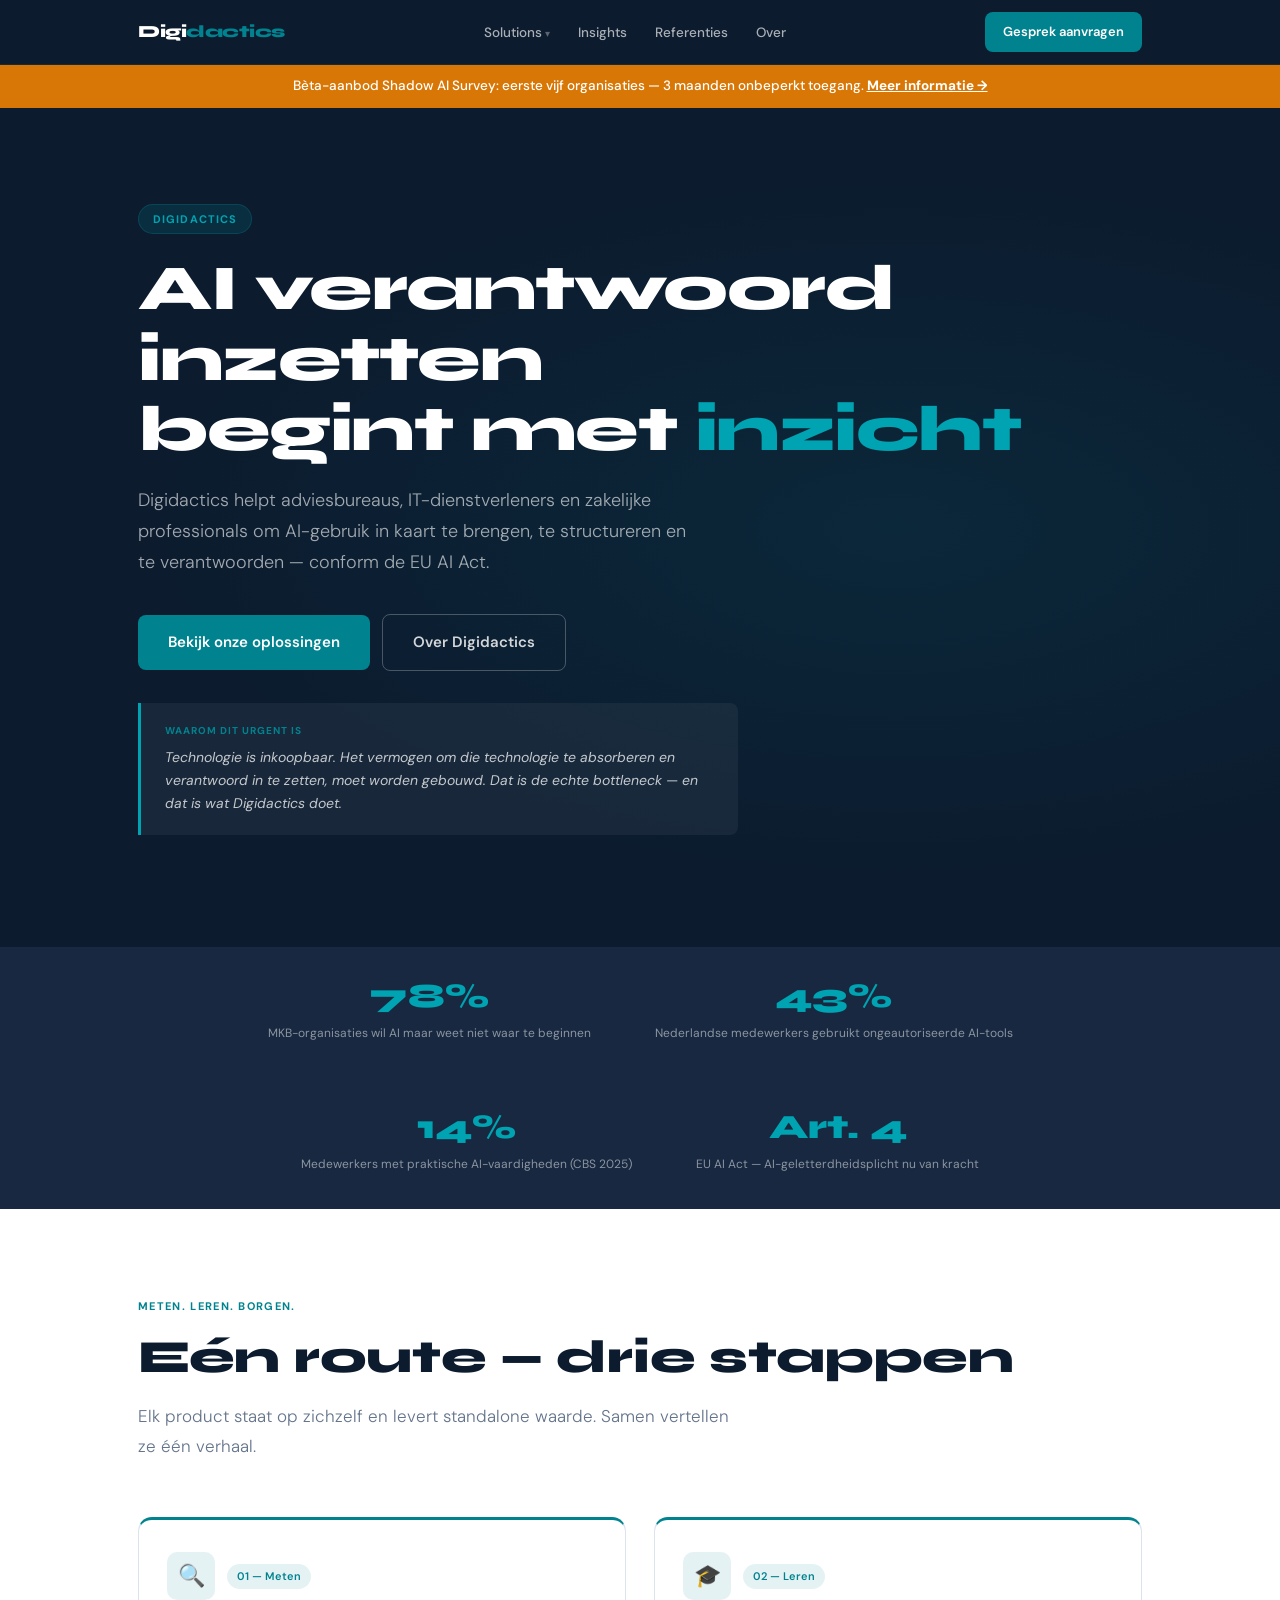
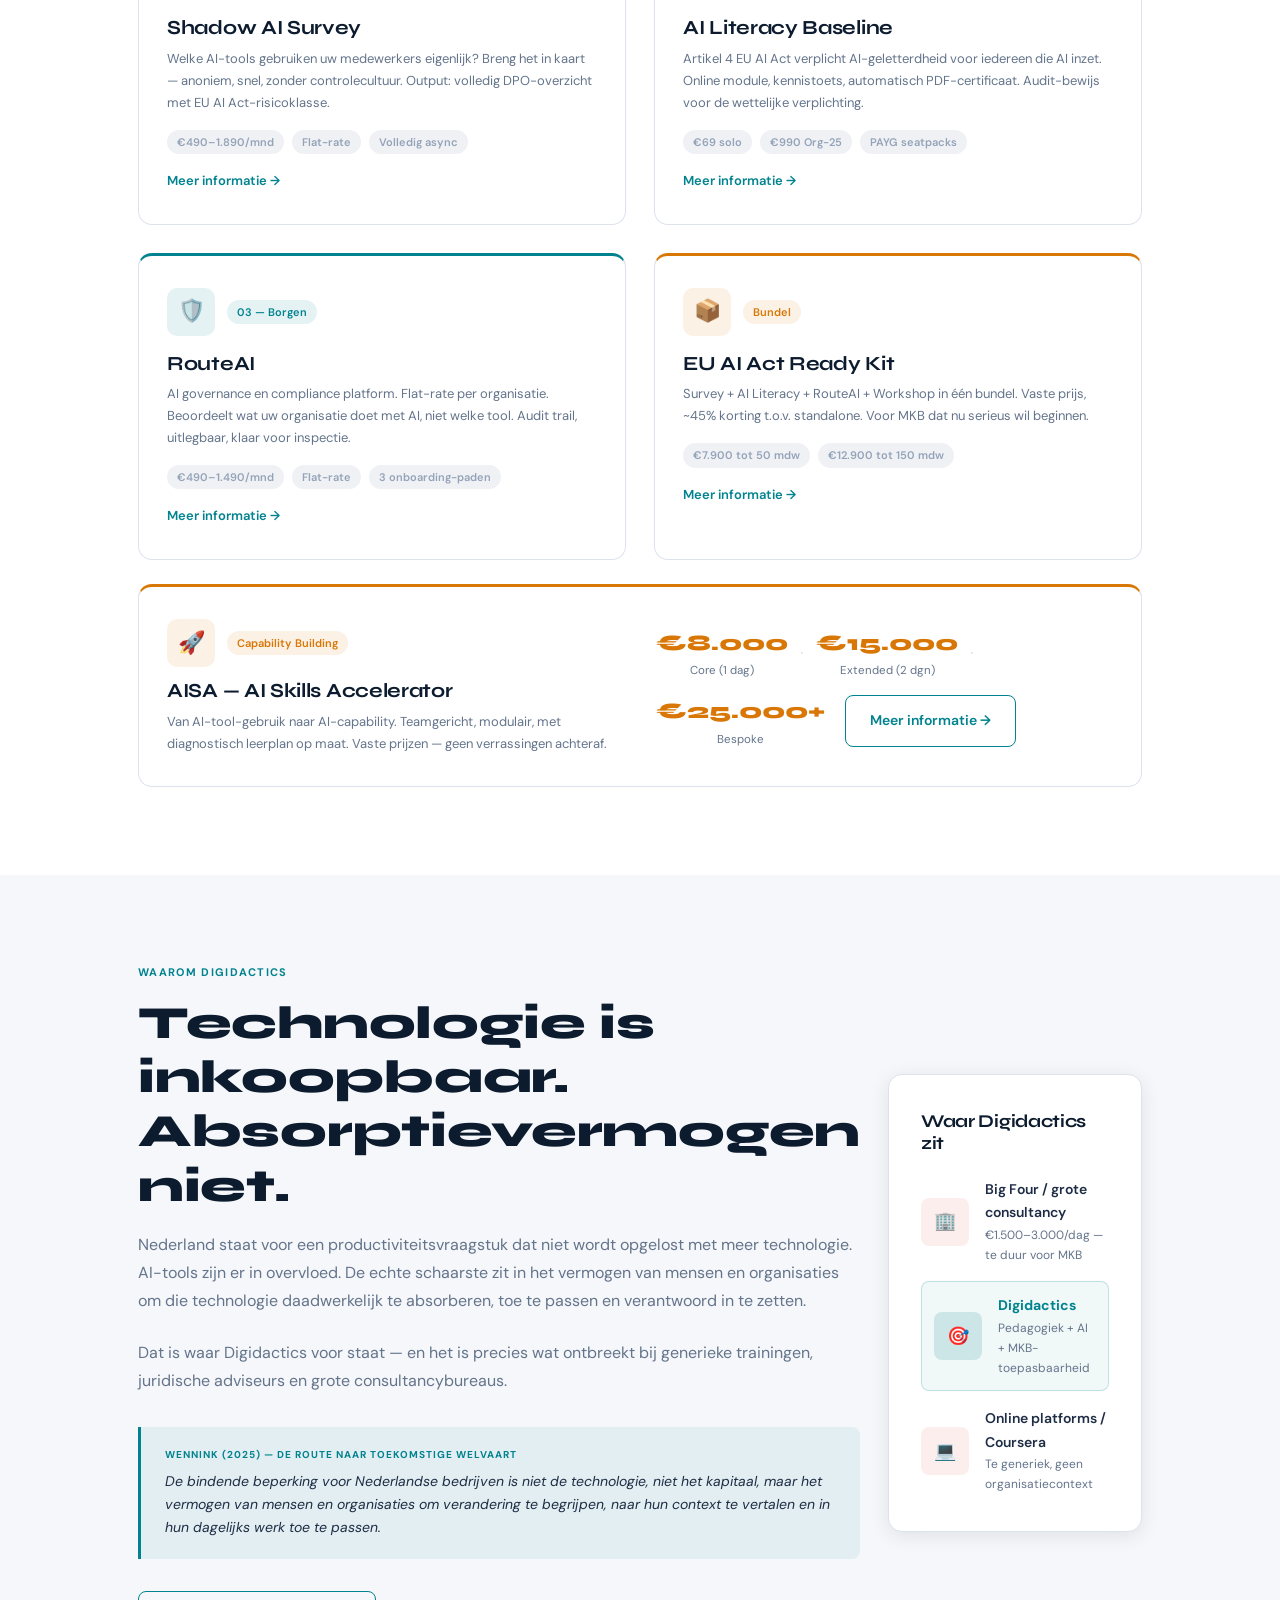
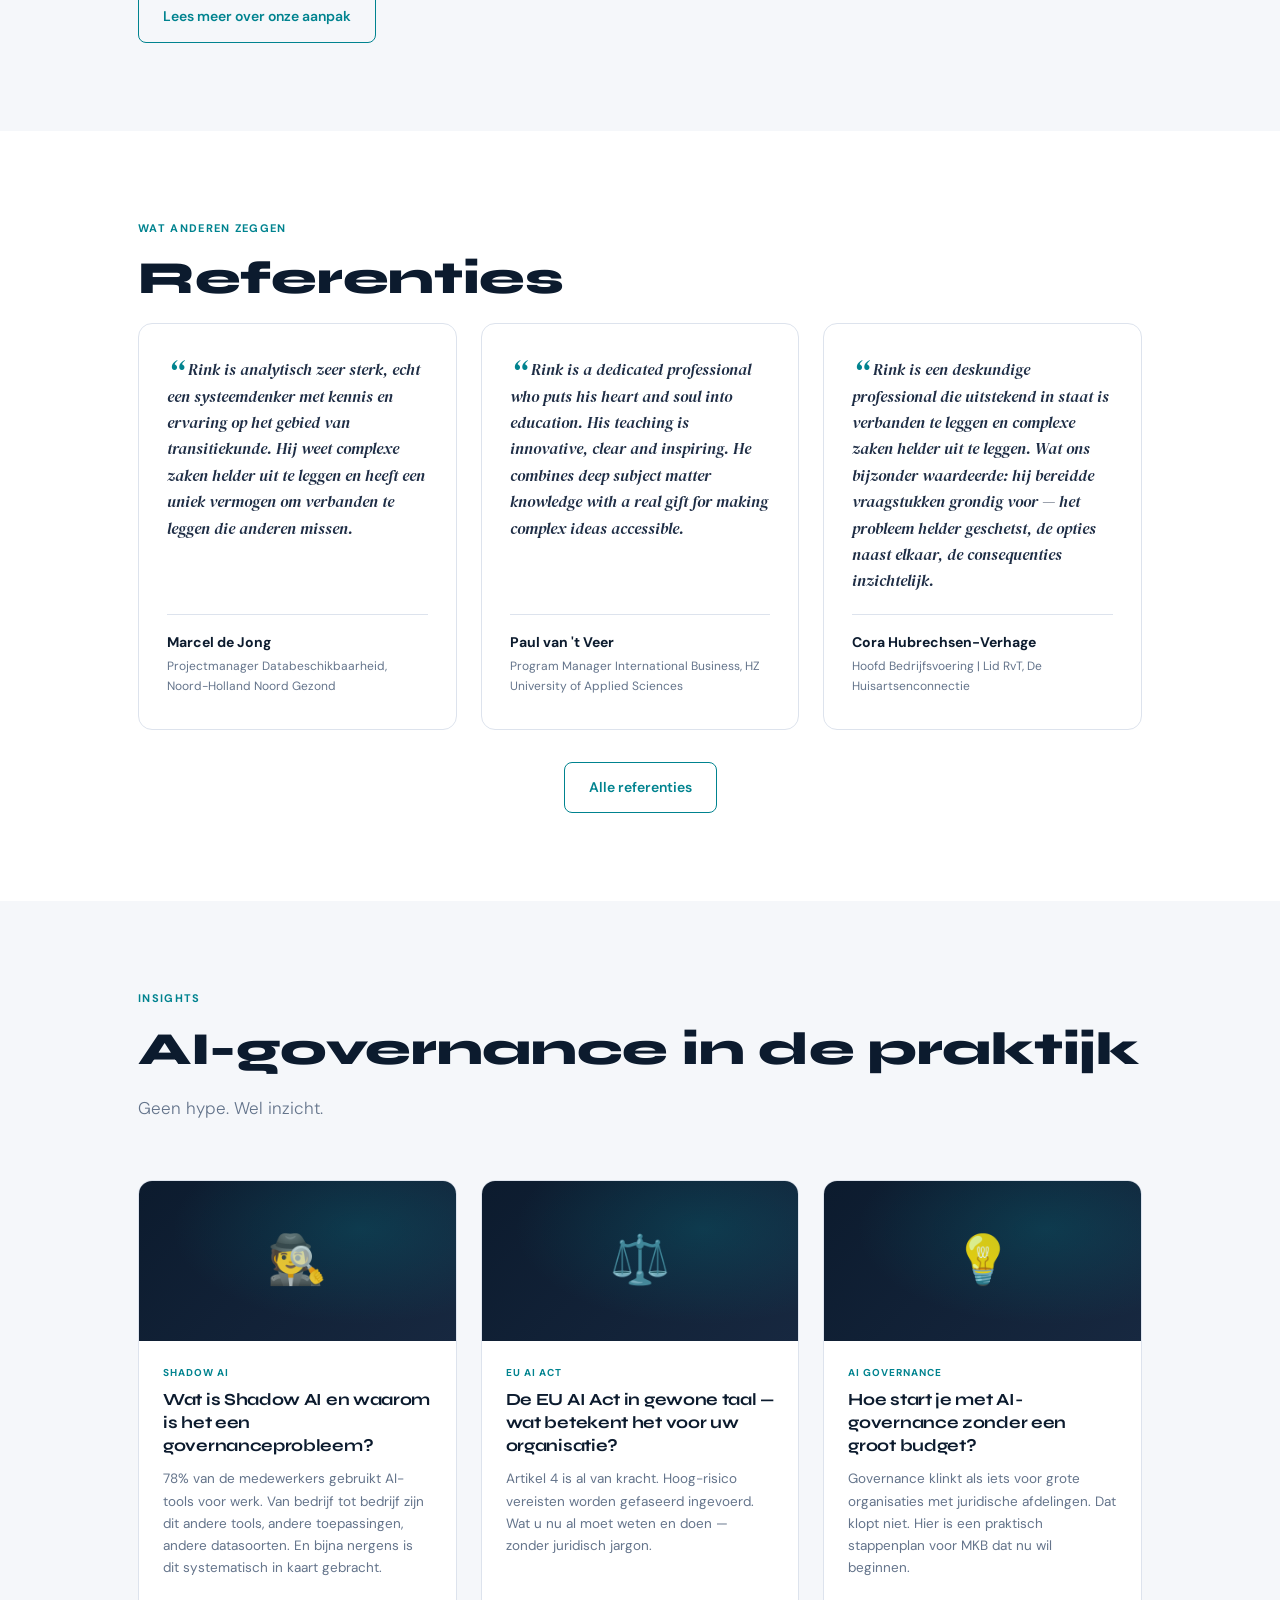
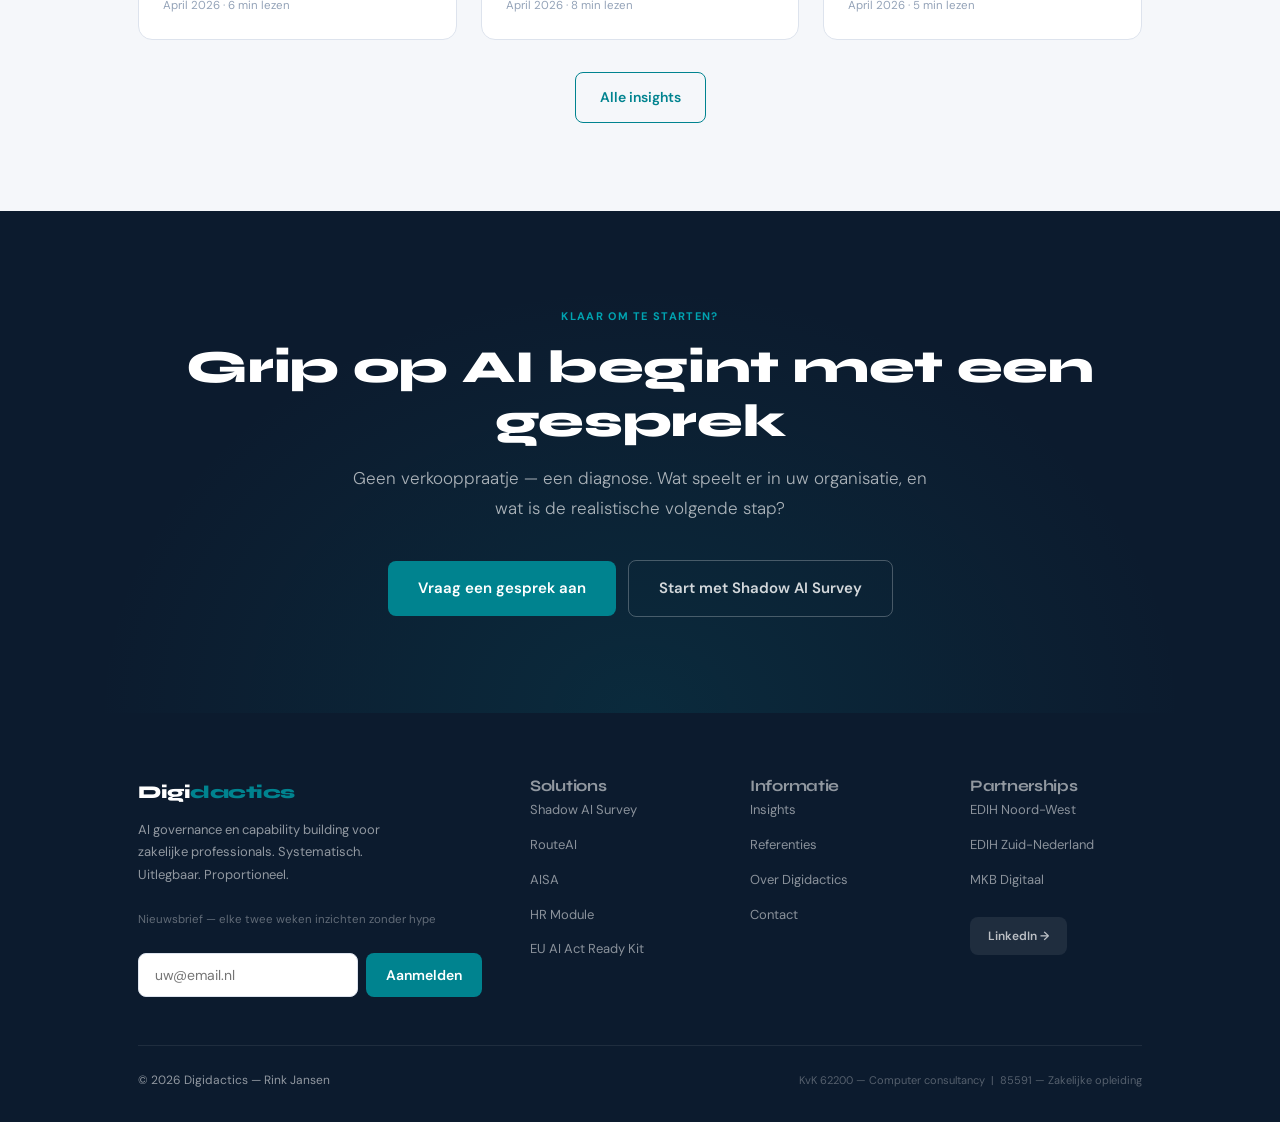
<file: index.html>
<!DOCTYPE html>
<html lang="nl">
<head>
<meta charset="UTF-8">
<meta name="viewport" content="width=device-width, initial-scale=1.0">
<title>Digidactics — AI governance en capability building voor het MKB</title>
<link rel="stylesheet" href="css/style.css">
</head>
<body>

<div id="nav-placeholder"></div>

<!-- NOTICE -->
<div class="notice-bar">
  Bèta-aanbod Shadow AI Survey: eerste vijf organisaties — 3 maanden onbeperkt toegang. <a href="shadow-ai-survey/index.html">Meer informatie →</a>
</div>

<!-- HERO -->
<div class="hero">
  <div class="container hero-content">
    <div class="hero-badge">Digidactics</div>
    <h1>AI verantwoord inzetten<br>begint met <em>inzicht</em></h1>
    <p class="hero-lead">Digidactics helpt adviesbureaus, IT-dienstverleners en zakelijke professionals om AI-gebruik in kaart te brengen, te structureren en te verantwoorden — conform de EU AI Act.</p>
    <div class="btn-cta-row">
      <a href="shadow-ai-survey/index.html" class="btn btn-primary btn-lg">Bekijk onze oplossingen</a>
      <a href="over/index.html" class="btn btn-ghost btn-lg">Over Digidactics</a>
    </div>

    <div class="why-callout why-callout-dark mt-32" style="max-width:600px;">
      <div class="why-callout-label">Waarom dit urgent is</div>
      <p>Technologie is inkoopbaar. Het vermogen om die technologie te absorberen en verantwoord in te zetten, moet worden gebouwd. Dat is de echte bottleneck — en dat is wat Digidactics doet.</p>
    </div>
  </div>
</div>

<!-- STAT BAR -->
<div class="stat-bar">
  <div class="container">
    <div class="stat-bar-inner">
      <div class="stat-item">
        <span class="stat-num">78%</span>
        <span class="stat-label">MKB-organisaties wil AI maar weet niet waar te beginnen</span>
      </div>
      <div class="stat-item">
        <span class="stat-num">43%</span>
        <span class="stat-label">Nederlandse medewerkers gebruikt ongeautoriseerde AI-tools</span>
      </div>
      <div class="stat-item">
        <span class="stat-num">14%</span>
        <span class="stat-label">Medewerkers met praktische AI-vaardigheden (CBS 2025)</span>
      </div>
      <div class="stat-item">
        <span class="stat-num">Art. 4</span>
        <span class="stat-label">EU AI Act — AI-geletterdheidsplicht nu van kracht</span>
      </div>
    </div>
  </div>
</div>

<!-- PRODUCTEN -->
<section class="section">
  <div class="container">
    <span class="eyebrow">Meten. Leren. Borgen.</span>
    <h2 class="section-title">Eén route — drie stappen</h2>
    <p class="section-lead">Elk product staat op zichzelf en levert standalone waarde. Samen vertellen ze één verhaal.</p>

    <div class="grid-2 reveal">
      <!-- Shadow AI Survey -->
      <a href="shadow-ai-survey/index.html" style="text-decoration:none;">
        <div class="card card-teal-top" style="height:100%">
          <div style="display:flex; align-items:center; gap:12px; margin-bottom:16px;">
            <div class="feature-icon" style="margin-bottom:0;">🔍</div>
            <span class="badge badge-teal">01 — Meten</span>
          </div>
          <h3 class="mb-8" style="font-size:20px; color:var(--navy)">Shadow AI Survey</h3>
          <p class="text-muted text-sm mb-16">Welke AI-tools gebruiken uw medewerkers eigenlijk? Breng het in kaart — anoniem, snel, zonder controlecultuur. Output: volledig DPO-overzicht met EU AI Act-risicoklasse.</p>
          <div style="display:flex; gap:8px; flex-wrap:wrap; margin-bottom:16px;">
            <span class="badge badge-grey">€490–1.890/mnd</span>
            <span class="badge badge-grey">Flat-rate</span>
            <span class="badge badge-grey">Volledig async</span>
          </div>
          <div class="text-teal fw-600 text-sm">Meer informatie →</div>
        </div>
      </a>

      <!-- AI Literacy -->
      <a href="routeai/index.html" style="text-decoration:none;">
        <div class="card card-teal-top" style="height:100%">
          <div style="display:flex; align-items:center; gap:12px; margin-bottom:16px;">
            <div class="feature-icon" style="margin-bottom:0;">🎓</div>
            <span class="badge badge-teal">02 — Leren</span>
          </div>
          <h3 class="mb-8" style="font-size:20px; color:var(--navy)">AI Literacy Baseline</h3>
          <p class="text-muted text-sm mb-16">Artikel 4 EU AI Act verplicht AI-geletterdheid voor iedereen die AI inzet. Online module, kennistoets, automatisch PDF-certificaat. Audit-bewijs voor de wettelijke verplichting.</p>
          <div style="display:flex; gap:8px; flex-wrap:wrap; margin-bottom:16px;">
            <span class="badge badge-grey">€69 solo</span>
            <span class="badge badge-grey">€990 Org-25</span>
            <span class="badge badge-grey">PAYG seatpacks</span>
          </div>
          <div class="text-teal fw-600 text-sm">Meer informatie →</div>
        </div>
      </a>

      <!-- RouteAI -->
      <a href="routeai/index.html" style="text-decoration:none;">
        <div class="card card-teal-top" style="height:100%">
          <div style="display:flex; align-items:center; gap:12px; margin-bottom:16px;">
            <div class="feature-icon" style="margin-bottom:0;">🛡️</div>
            <span class="badge badge-teal">03 — Borgen</span>
          </div>
          <h3 class="mb-8" style="font-size:20px; color:var(--navy)">RouteAI</h3>
          <p class="text-muted text-sm mb-16">AI governance en compliance platform. Flat-rate per organisatie. Beoordeelt wat uw organisatie doet met AI, niet welke tool. Audit trail, uitlegbaar, klaar voor inspectie.</p>
          <div style="display:flex; gap:8px; flex-wrap:wrap; margin-bottom:16px;">
            <span class="badge badge-grey">€490–1.490/mnd</span>
            <span class="badge badge-grey">Flat-rate</span>
            <span class="badge badge-grey">3 onboarding-paden</span>
          </div>
          <div class="text-teal fw-600 text-sm">Meer informatie →</div>
        </div>
      </a>

      <!-- Ready Kit -->
      <a href="ready-kit/index.html" style="text-decoration:none;">
        <div class="card card-amber-top" style="height:100%">
          <div style="display:flex; align-items:center; gap:12px; margin-bottom:16px;">
            <div class="feature-icon feature-icon-amber" style="margin-bottom:0;">📦</div>
            <span class="badge" style="background:rgba(217,119,6,0.1); color:var(--amber); display:inline-flex; padding:3px 10px; border-radius:100px; font-size:11px; font-weight:600;">Bundel</span>
          </div>
          <h3 class="mb-8" style="font-size:20px; color:var(--navy)">EU AI Act Ready Kit</h3>
          <p class="text-muted text-sm mb-16">Survey + AI Literacy + RouteAI + Workshop in één bundel. Vaste prijs, ~45% korting t.o.v. standalone. Voor MKB dat nu serieus wil beginnen.</p>
          <div style="display:flex; gap:8px; flex-wrap:wrap; margin-bottom:16px;">
            <span class="badge badge-grey">€7.900 tot 50 mdw</span>
            <span class="badge badge-grey">€12.900 tot 150 mdw</span>
          </div>
          <div class="text-teal fw-600 text-sm">Meer informatie →</div>
        </div>
      </a>
    </div>

    <!-- AISA apart -->
    <div class="card mt-24 reveal" style="border-top:3px solid var(--amber); padding:32px 28px;">
      <div class="grid-2 align-center" style="gap:32px;">
        <div>
          <div style="display:flex; align-items:center; gap:12px; margin-bottom:12px;">
            <div class="feature-icon feature-icon-amber" style="margin-bottom:0;">🚀</div>
            <span class="badge" style="background:rgba(217,119,6,0.1); color:var(--amber); display:inline-flex; padding:3px 10px; border-radius:100px; font-size:11px; font-weight:600;">Capability Building</span>
          </div>
          <h3 class="mb-8" style="font-size:20px; color:var(--navy)">AISA — AI Skills Accelerator</h3>
          <p class="text-muted text-sm">Van AI-tool-gebruik naar AI-capability. Teamgericht, modulair, met diagnostisch leerplan op maat. Vaste prijzen — geen verrassingen achteraf.</p>
        </div>
        <div style="display:flex; gap:12px; flex-wrap:wrap; align-items:center;">
          <div style="text-align:center;">
            <div style="font-family:'Syne',sans-serif; font-size:22px; font-weight:800; color:var(--amber);">€8.000</div>
            <div class="text-xs text-muted">Core (1 dag)</div>
          </div>
          <div style="font-size:18px; color:var(--border);">·</div>
          <div style="text-align:center;">
            <div style="font-family:'Syne',sans-serif; font-size:22px; font-weight:800; color:var(--amber);">€15.000</div>
            <div class="text-xs text-muted">Extended (2 dgn)</div>
          </div>
          <div style="font-size:18px; color:var(--border);">·</div>
          <div style="text-align:center;">
            <div style="font-family:'Syne',sans-serif; font-size:22px; font-weight:800; color:var(--amber);">€25.000+</div>
            <div class="text-xs text-muted">Bespoke</div>
          </div>
          <a href="aisa/index.html" class="btn btn-outline" style="margin-left:8px;">Meer informatie →</a>
        </div>
      </div>
    </div>
  </div>
</section>

<!-- WHY SECTIE -->
<section class="section bg-off">
  <div class="container">
    <div class="grid-2 align-center">
      <div class="reveal">
        <span class="eyebrow">Waarom Digidactics</span>
        <h2 class="section-title">Technologie is inkoopbaar.<br>Absorptievermogen niet.</h2>
        <p style="font-size:16px; color:var(--muted); line-height:1.75; margin-bottom:24px;">Nederland staat voor een productiviteitsvraagstuk dat niet wordt opgelost met meer technologie. AI-tools zijn er in overvloed. De echte schaarste zit in het vermogen van mensen en organisaties om die technologie daadwerkelijk te absorberen, toe te passen en verantwoord in te zetten.</p>
        <p style="font-size:16px; color:var(--muted); line-height:1.75; margin-bottom:32px;">Dat is waar Digidactics voor staat — en het is precies wat ontbreekt bij generieke trainingen, juridische adviseurs en grote consultancybureaus.</p>
        <div class="why-callout">
          <div class="why-callout-label">Wennink (2025) — De route naar toekomstige welvaart</div>
          <p>De bindende beperking voor Nederlandse bedrijven is niet de technologie, niet het kapitaal, maar het vermogen van mensen en organisaties om verandering te begrijpen, naar hun context te vertalen en in hun dagelijks werk toe te passen.</p>
        </div>
        <div class="mt-24">
          <a href="over/index.html" class="btn btn-outline">Lees meer over onze aanpak</a>
        </div>
      </div>
      <div class="reveal">
        <div style="background:var(--white); border:1px solid var(--border); border-radius:var(--radius-lg); padding:36px 32px; box-shadow: var(--shadow);">
          <h3 style="font-size:18px; font-weight:700; color:var(--navy); margin-bottom:24px;">Waar Digidactics zit</h3>
          <div style="display:flex; flex-direction:column; gap:16px;">
            <div style="display:flex; gap:16px; align-items:center;">
              <div style="width:48px; height:48px; background:rgba(220,38,38,0.08); border-radius:8px; display:flex; align-items:center; justify-content:center; flex-shrink:0; font-size:18px;">🏢</div>
              <div>
                <div style="font-weight:600; font-size:14px; color:var(--text);">Big Four / grote consultancy</div>
                <div style="font-size:12px; color:var(--muted);">€1.500–3.000/dag — te duur voor MKB</div>
              </div>
            </div>
            <div style="display:flex; gap:16px; align-items:center; background:rgba(0,131,143,0.06); padding:12px; border-radius:8px; border:1.5px solid rgba(0,131,143,0.2);">
              <div style="width:48px; height:48px; background:rgba(0,131,143,0.15); border-radius:8px; display:flex; align-items:center; justify-content:center; flex-shrink:0; font-size:18px;">🎯</div>
              <div>
                <div style="font-weight:700; font-size:14px; color:var(--teal);">Digidactics</div>
                <div style="font-size:12px; color:var(--muted);">Pedagogiek + AI + MKB-toepasbaarheid</div>
              </div>
            </div>
            <div style="display:flex; gap:16px; align-items:center;">
              <div style="width:48px; height:48px; background:rgba(220,38,38,0.08); border-radius:8px; display:flex; align-items:center; justify-content:center; flex-shrink:0; font-size:18px;">💻</div>
              <div>
                <div style="font-weight:600; font-size:14px; color:var(--text);">Online platforms / Coursera</div>
                <div style="font-size:12px; color:var(--muted);">Te generiek, geen organisatiecontext</div>
              </div>
            </div>
          </div>
        </div>
      </div>
    </div>
  </div>
</section>

<!-- TESTIMONIALS PREVIEW -->
<section class="section">
  <div class="container">
    <span class="eyebrow">Wat anderen zeggen</span>
    <h2 class="section-title">Referenties</h2>

    <div class="grid-3 reveal">
      <div class="testimonial">
        <p class="testimonial-quote">Rink is analytisch zeer sterk, echt een systeemdenker met kennis en ervaring op het gebied van transitiekunde. Hij weet complexe zaken helder uit te leggen en heeft een uniek vermogen om verbanden te leggen die anderen missen.</p>
        <div class="testimonial-meta">
          <div class="testimonial-name">Marcel de Jong</div>
          <div class="testimonial-role">Projectmanager Databeschikbaarheid, Noord-Holland Noord Gezond</div>
        </div>
      </div>
      <div class="testimonial">
        <p class="testimonial-quote">Rink is a dedicated professional who puts his heart and soul into education. His teaching is innovative, clear and inspiring. He combines deep subject matter knowledge with a real gift for making complex ideas accessible.</p>
        <div class="testimonial-meta">
          <div class="testimonial-name">Paul van 't Veer</div>
          <div class="testimonial-role">Program Manager International Business, HZ University of Applied Sciences</div>
        </div>
      </div>
      <div class="testimonial">
        <p class="testimonial-quote">Rink is een deskundige professional die uitstekend in staat is verbanden te leggen en complexe zaken helder uit te leggen. Wat ons bijzonder waardeerde: hij bereidde vraagstukken grondig voor — het probleem helder geschetst, de opties naast elkaar, de consequenties inzichtelijk.</p>
        <div class="testimonial-meta">
          <div class="testimonial-name">Cora Hubrechsen-Verhage</div>
          <div class="testimonial-role">Hoofd Bedrijfsvoering | Lid RvT, De Huisartsenconnectie</div>
        </div>
      </div>
    </div>

    <div class="text-center mt-32">
      <a href="testimonials/index.html" class="btn btn-outline">Alle referenties</a>
    </div>
  </div>
</section>

<!-- INSIGHTS PREVIEW -->
<section class="section bg-off">
  <div class="container">
    <span class="eyebrow">Insights</span>
    <h2 class="section-title">AI-governance in de praktijk</h2>
    <p class="section-lead">Geen hype. Wel inzicht.</p>

    <div class="grid-3 reveal">
      <div class="insight-card">
        <div class="insight-card-img">🕵️</div>
        <div class="insight-card-body">
          <div class="insight-cat">Shadow AI</div>
          <h3 class="insight-card-title">Wat is Shadow AI en waarom is het een governanceprobleem?</h3>
          <p class="insight-card-lead">78% van de medewerkers gebruikt AI-tools voor werk. Van bedrijf tot bedrijf zijn dit andere tools, andere toepassingen, andere datasoorten. En bijna nergens is dit systematisch in kaart gebracht.</p>
          <div class="insight-card-meta">April 2026 · 6 min lezen</div>
        </div>
      </div>
      <div class="insight-card">
        <div class="insight-card-img">⚖️</div>
        <div class="insight-card-body">
          <div class="insight-cat">EU AI Act</div>
          <h3 class="insight-card-title">De EU AI Act in gewone taal — wat betekent het voor uw organisatie?</h3>
          <p class="insight-card-lead">Artikel 4 is al van kracht. Hoog-risico vereisten worden gefaseerd ingevoerd. Wat u nu al moet weten en doen — zonder juridisch jargon.</p>
          <div class="insight-card-meta">April 2026 · 8 min lezen</div>
        </div>
      </div>
      <div class="insight-card">
        <div class="insight-card-img">💡</div>
        <div class="insight-card-body">
          <div class="insight-cat">AI Governance</div>
          <h3 class="insight-card-title">Hoe start je met AI-governance zonder een groot budget?</h3>
          <p class="insight-card-lead">Governance klinkt als iets voor grote organisaties met juridische afdelingen. Dat klopt niet. Hier is een praktisch stappenplan voor MKB dat nu wil beginnen.</p>
          <div class="insight-card-meta">April 2026 · 5 min lezen</div>
        </div>
      </div>
    </div>

    <div class="text-center mt-32">
      <a href="insights/index.html" class="btn btn-outline">Alle insights</a>
    </div>
  </div>
</section>

<!-- CTA -->
<section class="cta-section">
  <div class="container">
    <span class="eyebrow" style="color:var(--teal-lt)">Klaar om te starten?</span>
    <h2 class="section-title section-title-white mb-16">Grip op AI begint met een gesprek</h2>
    <p class="section-lead section-lead-white" style="margin:0 auto 36px; text-align:center;">Geen verkooppraatje — een diagnose. Wat speelt er in uw organisatie, en wat is de realistische volgende stap?</p>
    <div class="btn-cta-row" style="justify-content:center;">
      <a href="over/index.html#contact" class="btn btn-primary btn-lg">Vraag een gesprek aan</a>
      <a href="shadow-ai-survey/index.html" class="btn btn-ghost btn-lg">Start met Shadow AI Survey</a>
    </div>
  </div>
</section>

<div id="footer-placeholder"></div>
<script src="js/main.js"></script>
</body>
</html>
</file>
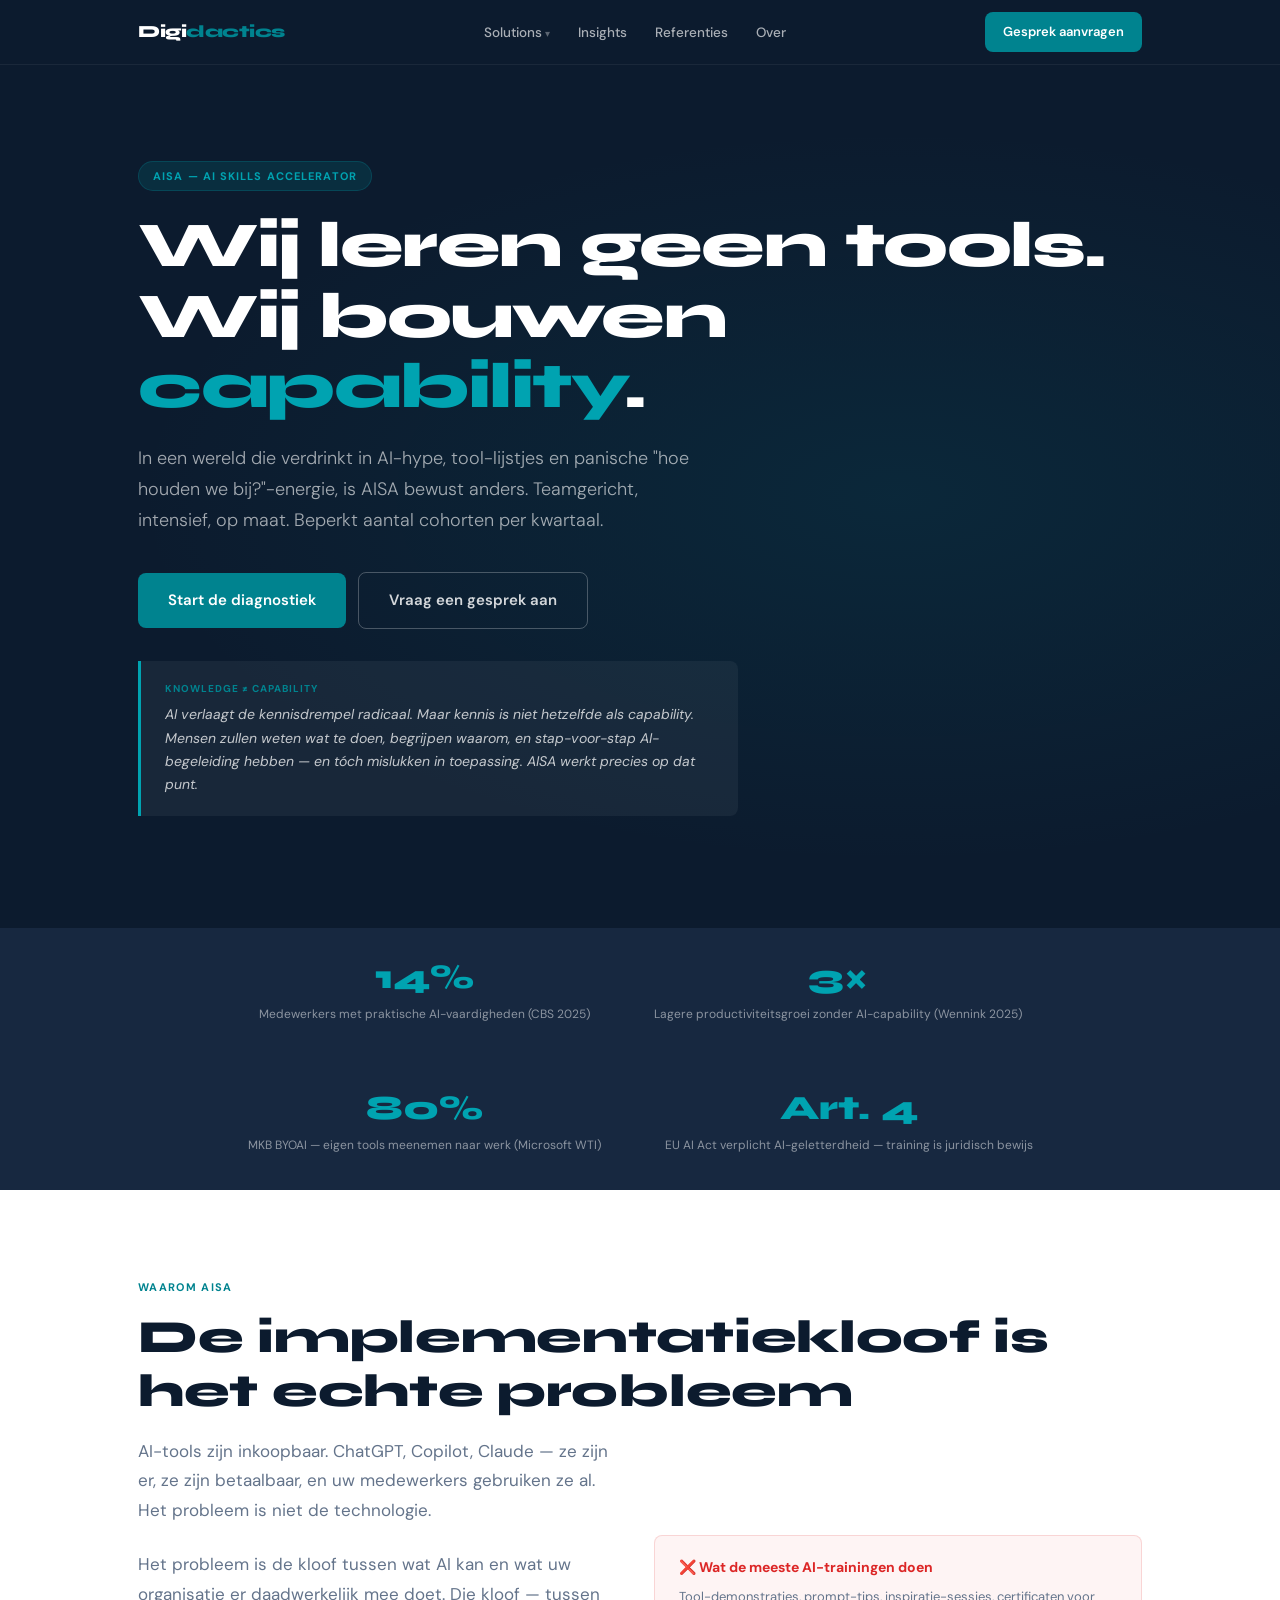
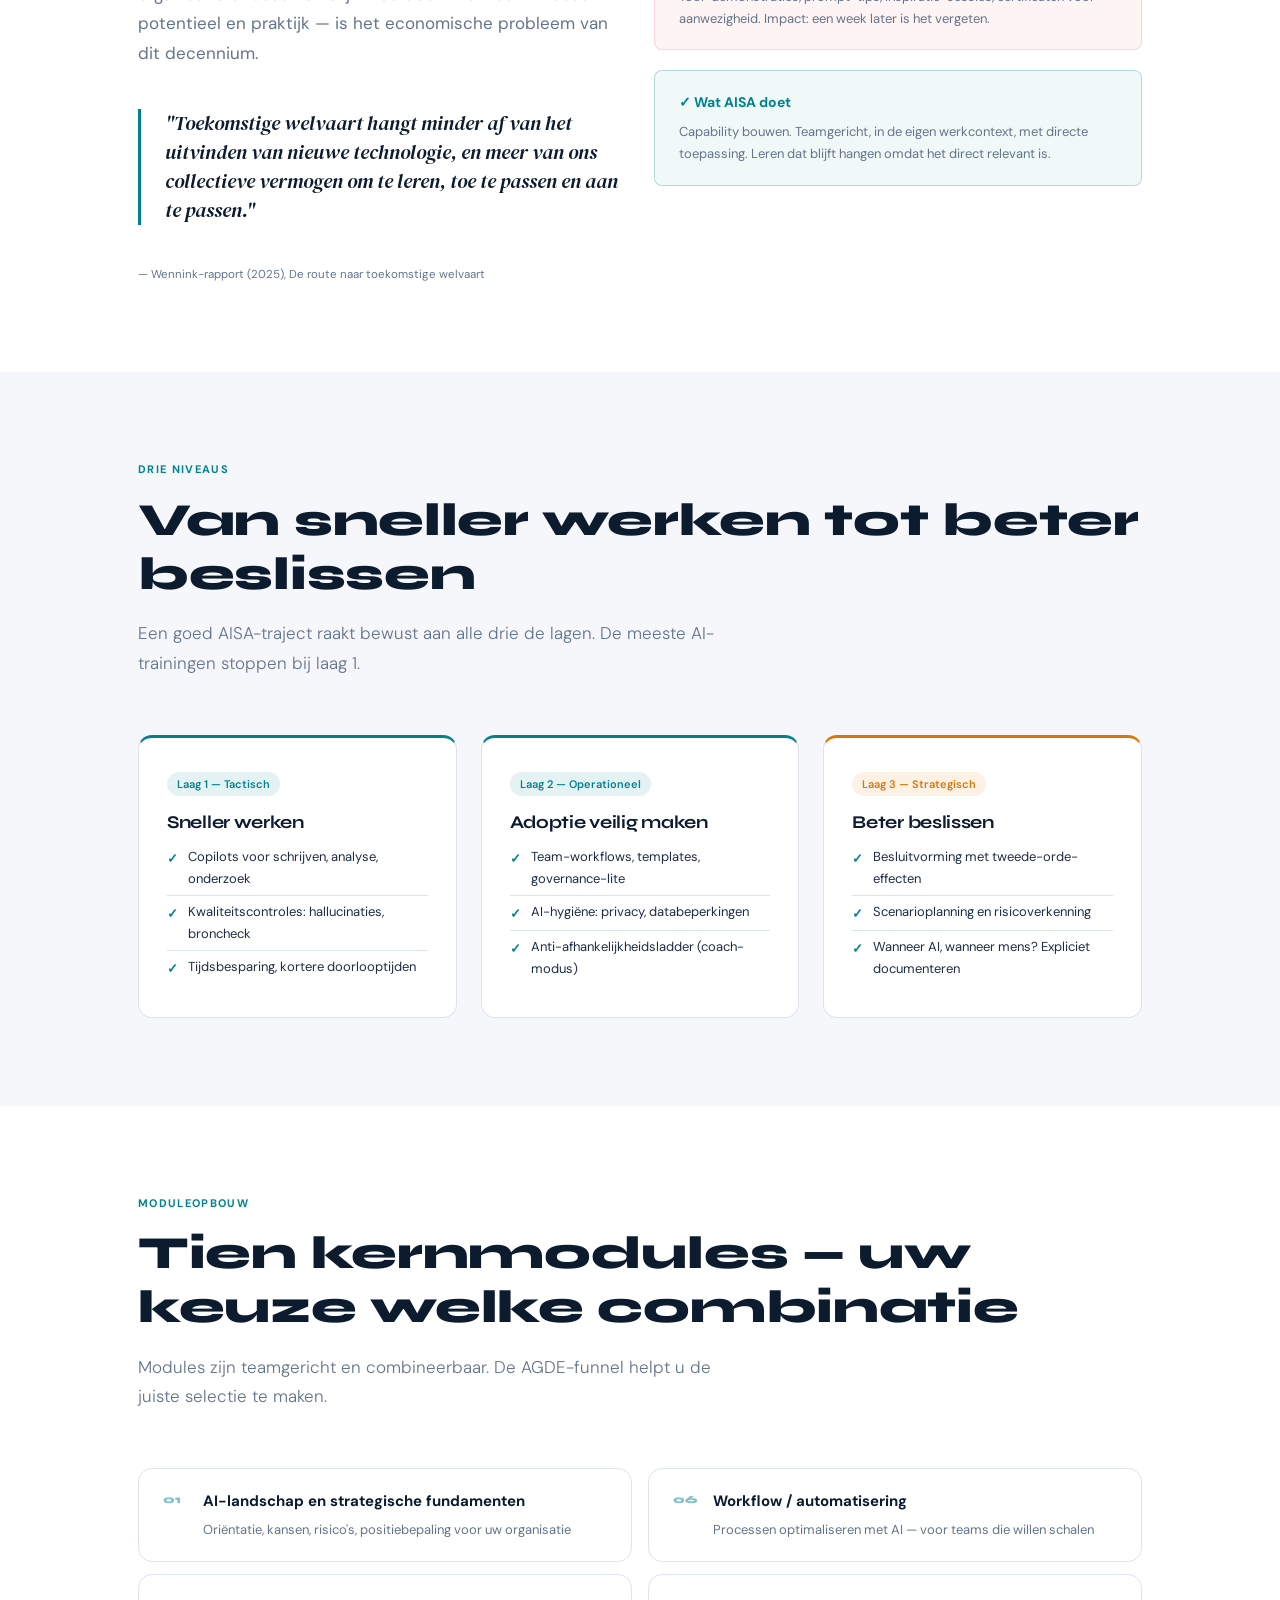
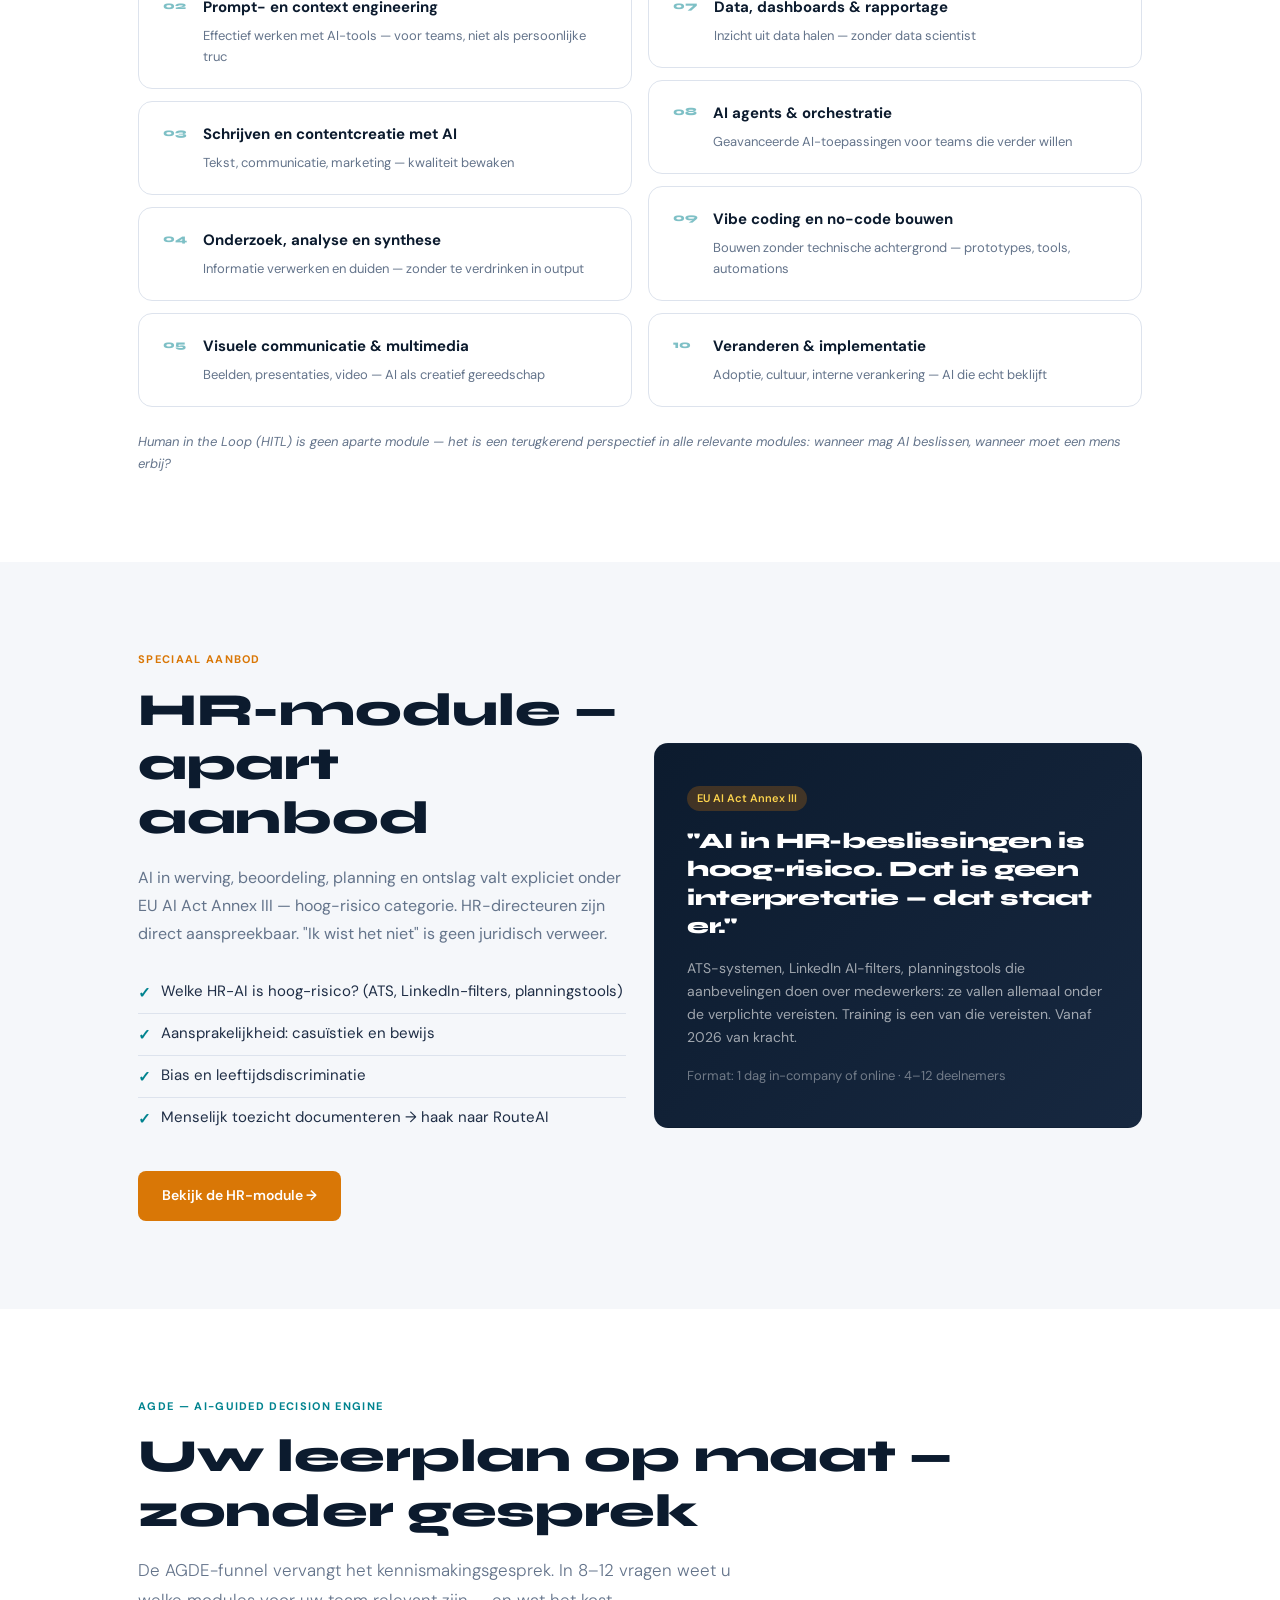
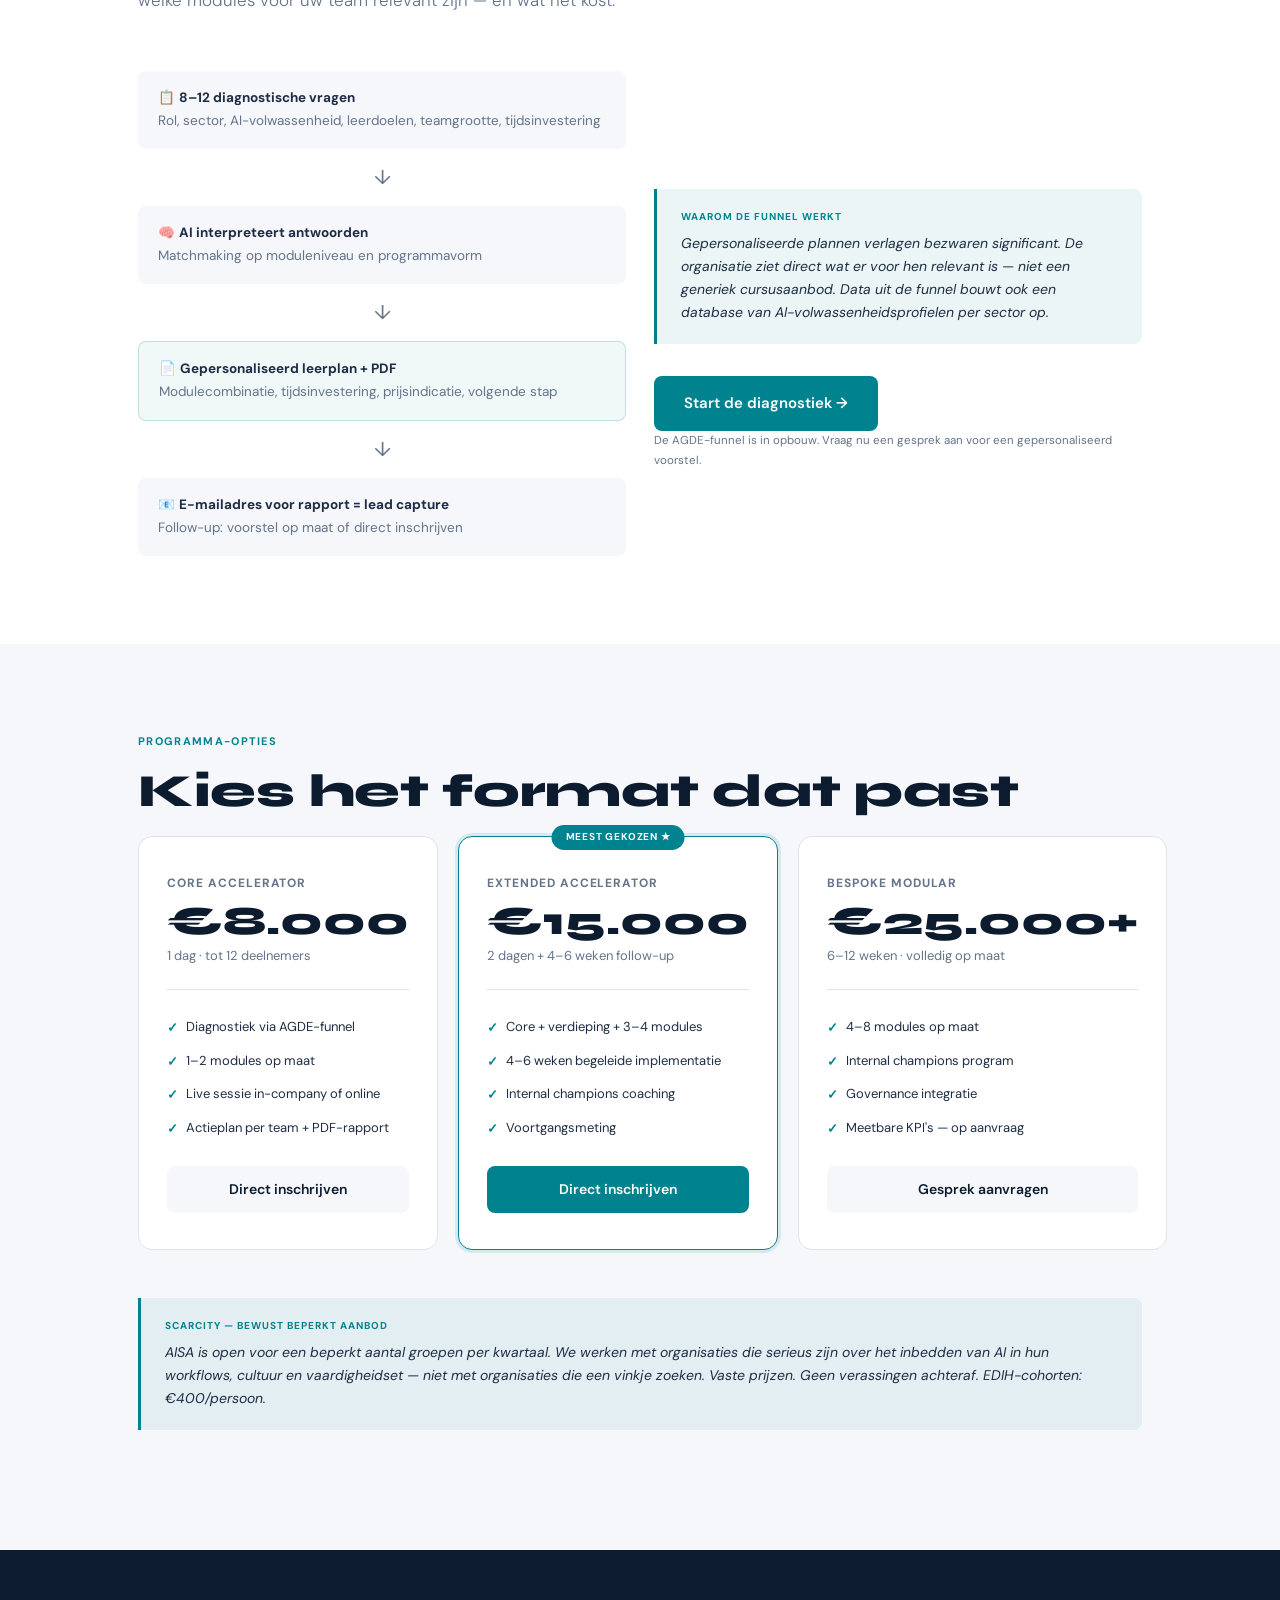
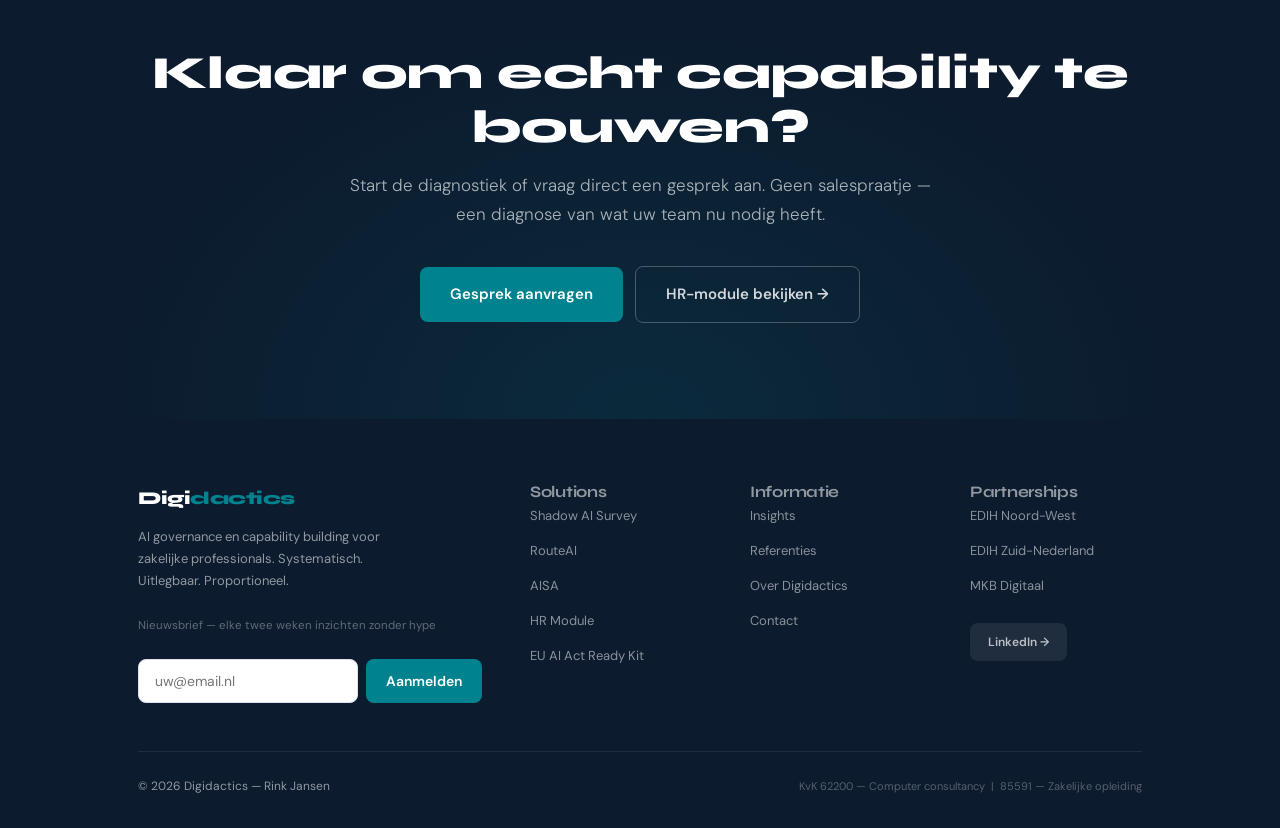
<file: aisa/index.html>
<!DOCTYPE html>
<html lang="nl">
<head>
<meta charset="UTF-8">
<meta name="viewport" content="width=device-width, initial-scale=1.0">
<title>AISA — AI Skills Accelerator | Digidactics</title>
<link rel="stylesheet" href="../css/style.css">
</head>
<body>
<div id="nav-placeholder"></div>

<!-- HERO -->
<div class="hero">
  <div class="container hero-content">
    <div class="hero-badge">AISA — AI Skills Accelerator</div>
    <h1>Wij leren geen tools.<br>Wij bouwen <em>capability</em>.</h1>
    <p class="hero-lead">In een wereld die verdrinkt in AI-hype, tool-lijstjes en panische "hoe houden we bij?"-energie, is AISA bewust anders. Teamgericht, intensief, op maat. Beperkt aantal cohorten per kwartaal.</p>
    <div class="btn-cta-row">
      <a href="#funnel" class="btn btn-primary btn-lg">Start de diagnostiek</a>
      <a href="../over/index.html#contact" class="btn btn-ghost btn-lg">Vraag een gesprek aan</a>
    </div>
    <div class="why-callout why-callout-dark mt-32" style="max-width:600px;">
      <div class="why-callout-label">Knowledge ≠ Capability</div>
      <p>AI verlaagt de kennisdrempel radicaal. Maar kennis is niet hetzelfde als capability. Mensen zullen weten wat te doen, begrijpen waarom, en stap-voor-stap AI-begeleiding hebben — en tóch mislukken in toepassing. AISA werkt precies op dat punt.</p>
    </div>
  </div>
</div>

<!-- STAT BAR -->
<div class="stat-bar">
  <div class="container">
    <div class="stat-bar-inner">
      <div class="stat-item"><span class="stat-num">14%</span><span class="stat-label">Medewerkers met praktische AI-vaardigheden (CBS 2025)</span></div>
      <div class="stat-item"><span class="stat-num">3×</span><span class="stat-label">Lagere productiviteitsgroei zonder AI-capability (Wennink 2025)</span></div>
      <div class="stat-item"><span class="stat-num">80%</span><span class="stat-label">MKB BYOAI — eigen tools meenemen naar werk (Microsoft WTI)</span></div>
      <div class="stat-item"><span class="stat-num">Art. 4</span><span class="stat-label">EU AI Act verplicht AI-geletterdheid — training is juridisch bewijs</span></div>
    </div>
  </div>
</div>

<!-- WAAROM AISA -->
<section class="section">
  <div class="container">
    <span class="eyebrow">Waarom AISA</span>
    <h2 class="section-title">De implementatiekloof is het echte probleem</h2>
    <div class="grid-2 align-center reveal">
      <div>
        <p style="font-size:17px; color:var(--muted); line-height:1.75; margin-bottom:24px;">AI-tools zijn inkoopbaar. ChatGPT, Copilot, Claude — ze zijn er, ze zijn betaalbaar, en uw medewerkers gebruiken ze al. Het probleem is niet de technologie.</p>
        <p style="font-size:17px; color:var(--muted); line-height:1.75; margin-bottom:32px;">Het probleem is de kloof tussen wat AI kan en wat uw organisatie er daadwerkelijk mee doet. Die kloof — tussen potentieel en praktijk — is het economische probleem van dit decennium.</p>
        <div class="pull-quote" style="font-size:20px;">"Toekomstige welvaart hangt minder af van het uitvinden van nieuwe technologie, en meer van ons collectieve vermogen om te leren, toe te passen en aan te passen."</div>
        <p class="text-xs text-muted mt-8">— Wennink-rapport (2025), De route naar toekomstige welvaart</p>
      </div>
      <div class="reveal">
        <div style="display:flex; flex-direction:column; gap:20px;">
          <div style="background:rgba(220,38,38,0.05); border:1px solid rgba(220,38,38,0.15); border-radius:var(--radius); padding:20px 24px;">
            <div style="font-weight:700; font-size:14px; color:var(--red); margin-bottom:6px;">❌ Wat de meeste AI-trainingen doen</div>
            <p class="text-sm text-muted">Tool-demonstraties, prompt-tips, inspiratie-sessies, certificaten voor aanwezigheid. Impact: een week later is het vergeten.</p>
          </div>
          <div style="background:rgba(0,131,143,0.06); border:1.5px solid rgba(0,131,143,0.25); border-radius:var(--radius); padding:20px 24px;">
            <div style="font-weight:700; font-size:14px; color:var(--teal); margin-bottom:6px;">✓ Wat AISA doet</div>
            <p class="text-sm text-muted">Capability bouwen. Teamgericht, in de eigen werkcontext, met directe toepassing. Leren dat blijft hangen omdat het direct relevant is.</p>
          </div>
        </div>
      </div>
    </div>
  </div>
</section>

<!-- DRIE LAGEN -->
<section class="section bg-off">
  <div class="container">
    <span class="eyebrow">Drie niveaus</span>
    <h2 class="section-title">Van sneller werken tot beter beslissen</h2>
    <p class="section-lead">Een goed AISA-traject raakt bewust aan alle drie de lagen. De meeste AI-trainingen stoppen bij laag 1.</p>
    <div class="grid-3 reveal">
      <div class="card card-teal-top">
        <div class="badge badge-teal mb-16">Laag 1 — Tactisch</div>
        <h3 class="mb-8" style="font-size:18px; color:var(--navy);">Sneller werken</h3>
        <ul class="list-check list-check-sm mt-8">
          <li>Copilots voor schrijven, analyse, onderzoek</li>
          <li>Kwaliteitscontroles: hallucinaties, broncheck</li>
          <li>Tijdsbesparing, kortere doorlooptijden</li>
        </ul>
      </div>
      <div class="card card-teal-top">
        <div class="badge badge-teal mb-16">Laag 2 — Operationeel</div>
        <h3 class="mb-8" style="font-size:18px; color:var(--navy);">Adoptie veilig maken</h3>
        <ul class="list-check list-check-sm mt-8">
          <li>Team-workflows, templates, governance-lite</li>
          <li>AI-hygiëne: privacy, databeperkingen</li>
          <li>Anti-afhankelijkheids­ladder (coach-modus)</li>
        </ul>
      </div>
      <div class="card card-amber-top">
        <div class="badge mb-16" style="background:rgba(217,119,6,0.1); color:var(--amber); display:inline-flex; padding:3px 10px; border-radius:100px; font-size:11px; font-weight:600;">Laag 3 — Strategisch</div>
        <h3 class="mb-8" style="font-size:18px; color:var(--navy);">Beter beslissen</h3>
        <ul class="list-check list-check-sm mt-8">
          <li>Besluitvorming met tweede-orde-effecten</li>
          <li>Scenarioplanning en risicoverkenning</li>
          <li>Wanneer AI, wanneer mens? Expliciet documenteren</li>
        </ul>
      </div>
    </div>
  </div>
</section>

<!-- MODULES -->
<section class="section">
  <div class="container">
    <span class="eyebrow">Moduleopbouw</span>
    <h2 class="section-title">Tien kernmodules — uw keuze welke combinatie</h2>
    <p class="section-lead">Modules zijn teamgericht en combineerbaar. De AGDE-funnel helpt u de juiste selectie te maken.</p>
    <div class="grid-2 reveal" style="gap:16px;">
      <div style="display:flex; flex-direction:column; gap:12px;">
        <div class="card" style="padding:20px 24px; display:flex; gap:16px; align-items:flex-start;">
          <div class="module-num" style="min-width:24px; margin-top:2px;">01</div>
          <div><div class="module-title">AI-landschap en strategische fundamenten</div><div class="module-desc">Oriëntatie, kansen, risico's, positiebepaling voor uw organisatie</div></div>
        </div>
        <div class="card" style="padding:20px 24px; display:flex; gap:16px; align-items:flex-start;">
          <div class="module-num" style="min-width:24px; margin-top:2px;">02</div>
          <div><div class="module-title">Prompt- en context engineering</div><div class="module-desc">Effectief werken met AI-tools — voor teams, niet als persoonlijke truc</div></div>
        </div>
        <div class="card" style="padding:20px 24px; display:flex; gap:16px; align-items:flex-start;">
          <div class="module-num" style="min-width:24px; margin-top:2px;">03</div>
          <div><div class="module-title">Schrijven en contentcreatie met AI</div><div class="module-desc">Tekst, communicatie, marketing — kwaliteit bewaken</div></div>
        </div>
        <div class="card" style="padding:20px 24px; display:flex; gap:16px; align-items:flex-start;">
          <div class="module-num" style="min-width:24px; margin-top:2px;">04</div>
          <div><div class="module-title">Onderzoek, analyse en synthese</div><div class="module-desc">Informatie verwerken en duiden — zonder te verdrinken in output</div></div>
        </div>
        <div class="card" style="padding:20px 24px; display:flex; gap:16px; align-items:flex-start;">
          <div class="module-num" style="min-width:24px; margin-top:2px;">05</div>
          <div><div class="module-title">Visuele communicatie & multimedia</div><div class="module-desc">Beelden, presentaties, video — AI als creatief gereedschap</div></div>
        </div>
      </div>
      <div style="display:flex; flex-direction:column; gap:12px;">
        <div class="card" style="padding:20px 24px; display:flex; gap:16px; align-items:flex-start;">
          <div class="module-num" style="min-width:24px; margin-top:2px;">06</div>
          <div><div class="module-title">Workflow / automatisering</div><div class="module-desc">Processen optimaliseren met AI — voor teams die willen schalen</div></div>
        </div>
        <div class="card" style="padding:20px 24px; display:flex; gap:16px; align-items:flex-start;">
          <div class="module-num" style="min-width:24px; margin-top:2px;">07</div>
          <div><div class="module-title">Data, dashboards & rapportage</div><div class="module-desc">Inzicht uit data halen — zonder data scientist</div></div>
        </div>
        <div class="card" style="padding:20px 24px; display:flex; gap:16px; align-items:flex-start;">
          <div class="module-num" style="min-width:24px; margin-top:2px;">08</div>
          <div><div class="module-title">AI agents & orchestratie</div><div class="module-desc">Geavanceerde AI-toepassingen voor teams die verder willen</div></div>
        </div>
        <div class="card" style="padding:20px 24px; display:flex; gap:16px; align-items:flex-start;">
          <div class="module-num" style="min-width:24px; margin-top:2px;">09</div>
          <div><div class="module-title">Vibe coding en no-code bouwen</div><div class="module-desc">Bouwen zonder technische achtergrond — prototypes, tools, automations</div></div>
        </div>
        <div class="card" style="padding:20px 24px; display:flex; gap:16px; align-items:flex-start;">
          <div class="module-num" style="min-width:24px; margin-top:2px;">10</div>
          <div><div class="module-title">Veranderen & implementatie</div><div class="module-desc">Adoptie, cultuur, interne verankering — AI die echt beklijft</div></div>
        </div>
      </div>
    </div>
    <p class="text-sm text-muted mt-24" style="font-style:italic;">Human in the Loop (HITL) is geen aparte module — het is een terugkerend perspectief in alle relevante modules: wanneer mag AI beslissen, wanneer moet een mens erbij?</p>
  </div>
</section>

<!-- HR MODULE TEASER -->
<section class="section bg-off">
  <div class="container">
    <div class="grid-2 align-center reveal">
      <div>
        <span class="eyebrow eyebrow-amber">Speciaal aanbod</span>
        <h2 class="section-title">HR-module — apart aanbod</h2>
        <p style="font-size:16px; color:var(--muted); line-height:1.75; margin-bottom:24px;">AI in werving, beoordeling, planning en ontslag valt expliciet onder EU AI Act Annex III — hoog-risico categorie. HR-directeuren zijn direct aanspreekbaar. "Ik wist het niet" is geen juridisch verweer.</p>
        <ul class="list-check mb-32">
          <li>Welke HR-AI is hoog-risico? (ATS, LinkedIn-filters, planningstools)</li>
          <li>Aansprakelijkheid: casuïstiek en bewijs</li>
          <li>Bias en leeftijdsdiscriminatie</li>
          <li>Menselijk toezicht documenteren → haak naar RouteAI</li>
        </ul>
        <a href="../hr-module/index.html" class="btn btn-amber">Bekijk de HR-module →</a>
      </div>
      <div>
        <div class="card" style="background:linear-gradient(135deg, var(--navy) 0%, var(--blue) 100%); border-color:transparent; padding:40px 32px;">
          <div class="badge badge-navy mb-16" style="background:rgba(217,119,6,0.25); color:#FCD34D;">EU AI Act Annex III</div>
          <h3 style="font-size:22px; font-weight:800; color:var(--white); margin-bottom:16px; line-height:1.3;">"AI in HR-beslissingen is hoog-risico. Dat is geen interpretatie — dat staat er."</h3>
          <p style="font-size:14px; color:rgba(255,255,255,0.6); line-height:1.65;">ATS-systemen, LinkedIn AI-filters, planningstools die aanbevelingen doen over medewerkers: ze vallen allemaal onder de verplichte vereisten. Training is een van die vereisten. Vanaf 2026 van kracht.</p>
          <p class="mt-16" style="font-size:13px; color:rgba(255,255,255,0.4);">Format: 1 dag in-company of online · 4–12 deelnemers</p>
        </div>
      </div>
    </div>
  </div>
</section>

<!-- AGDE FUNNEL -->
<section class="section" id="funnel">
  <div class="container">
    <span class="eyebrow">AGDE — AI-Guided Decision Engine</span>
    <h2 class="section-title">Uw leerplan op maat — zonder gesprek</h2>
    <p class="section-lead">De AGDE-funnel vervangt het kennismakingsgesprek. In 8–12 vragen weet u welke modules voor uw team relevant zijn — en wat het kost.</p>
    <div class="grid-2 align-center reveal">
      <div style="display:flex; flex-direction:column; gap:12px;">
        <div style="background:var(--off); border-radius:var(--radius); padding:16px 20px; font-size:13.5px; color:var(--text);">📋 <strong>8–12 diagnostische vragen</strong><br><span class="text-muted">Rol, sector, AI-volwassenheid, leerdoelen, teamgrootte, tijdsinvestering</span></div>
        <div style="text-align:center; color:var(--muted); font-size:20px;">↓</div>
        <div style="background:var(--off); border-radius:var(--radius); padding:16px 20px; font-size:13.5px; color:var(--text);">🧠 <strong>AI interpreteert antwoorden</strong><br><span class="text-muted">Matchmaking op moduleniveau en programmavorm</span></div>
        <div style="text-align:center; color:var(--muted); font-size:20px;">↓</div>
        <div style="background:rgba(0,131,143,0.06); border:1.5px solid rgba(0,131,143,0.2); border-radius:var(--radius); padding:16px 20px; font-size:13.5px; color:var(--text);">📄 <strong>Gepersonaliseerd leerplan + PDF</strong><br><span class="text-muted">Modulecombinatie, tijdsinvestering, prijsindicatie, volgende stap</span></div>
        <div style="text-align:center; color:var(--muted); font-size:20px;">↓</div>
        <div style="background:var(--off); border-radius:var(--radius); padding:16px 20px; font-size:13.5px; color:var(--text);">📧 <strong>E-mailadres voor rapport = lead capture</strong><br><span class="text-muted">Follow-up: voorstel op maat of direct inschrijven</span></div>
      </div>
      <div>
        <div class="why-callout">
          <div class="why-callout-label">Waarom de funnel werkt</div>
          <p>Gepersonaliseerde plannen verlagen bezwaren significant. De organisatie ziet direct wat er voor hen relevant is — niet een generiek cursusaanbod. Data uit de funnel bouwt ook een database van AI-volwassenheidsprofielen per sector op.</p>
        </div>
        <div class="mt-24">
          <a href="../over/index.html#contact" class="btn btn-primary btn-lg">Start de diagnostiek →</a>
          <p class="text-xs text-muted mt-12">De AGDE-funnel is in opbouw. Vraag nu een gesprek aan voor een gepersonaliseerd voorstel.</p>
        </div>
      </div>
    </div>
  </div>
</section>

<!-- PRICING -->
<section class="section bg-off">
  <div class="container">
    <span class="eyebrow">Programma-opties</span>
    <h2 class="section-title">Kies het format dat past</h2>
    <div class="pricing-grid reveal">
      <div class="price-card">
        <div class="price-tier">Core Accelerator</div>
        <div class="price-amount">€8.000</div>
        <div class="price-period">1 dag · tot 12 deelnemers</div>
        <hr class="price-divider">
        <ul class="price-features">
          <li>Diagnostiek via AGDE-funnel</li>
          <li>1–2 modules op maat</li>
          <li>Live sessie in-company of online</li>
          <li>Actieplan per team + PDF-rapport</li>
        </ul>
        <a href="../over/index.html#contact" class="price-cta-link">Direct inschrijven</a>
      </div>
      <div class="price-card featured">
        <div class="featured-pill">Meest gekozen ★</div>
        <div class="price-tier">Extended Accelerator</div>
        <div class="price-amount">€15.000</div>
        <div class="price-period">2 dagen + 4–6 weken follow-up</div>
        <hr class="price-divider">
        <ul class="price-features">
          <li>Core + verdieping + 3–4 modules</li>
          <li>4–6 weken begeleide implementatie</li>
          <li>Internal champions coaching</li>
          <li>Voortgangsmeting</li>
        </ul>
        <a href="../over/index.html#contact" class="price-cta-link">Direct inschrijven</a>
      </div>
      <div class="price-card">
        <div class="price-tier">Bespoke Modular</div>
        <div class="price-amount">€25.000+</div>
        <div class="price-period">6–12 weken · volledig op maat</div>
        <hr class="price-divider">
        <ul class="price-features">
          <li>4–8 modules op maat</li>
          <li>Internal champions program</li>
          <li>Governance integratie</li>
          <li>Meetbare KPI's — op aanvraag</li>
        </ul>
        <a href="../over/index.html#contact" class="price-cta-link">Gesprek aanvragen</a>
      </div>
    </div>
    <div class="why-callout mt-48">
      <div class="why-callout-label">Scarcity — bewust beperkt aanbod</div>
      <p>AISA is open voor een beperkt aantal groepen per kwartaal. We werken met organisaties die serieus zijn over het inbedden van AI in hun workflows, cultuur en vaardigheidset — niet met organisaties die een vinkje zoeken. Vaste prijzen. Geen verassingen achteraf. EDIH-cohorten: €400/persoon.</p>
    </div>
  </div>
</section>

<!-- CTA -->
<section class="cta-section">
  <div class="container">
    <h2 class="section-title section-title-white mb-16">Klaar om echt capability te bouwen?</h2>
    <p class="section-lead section-lead-white" style="margin:0 auto 36px; text-align:center;">Start de diagnostiek of vraag direct een gesprek aan. Geen sales­praatje — een diagnose van wat uw team nu nodig heeft.</p>
    <div class="btn-cta-row" style="justify-content:center;">
      <a href="../over/index.html#contact" class="btn btn-primary btn-lg">Gesprek aanvragen</a>
      <a href="../hr-module/index.html" class="btn btn-ghost btn-lg">HR-module bekijken →</a>
    </div>
  </div>
</section>

<div id="footer-placeholder"></div>
<script src="../js/main.js"></script>
</body>
</html>
</file>
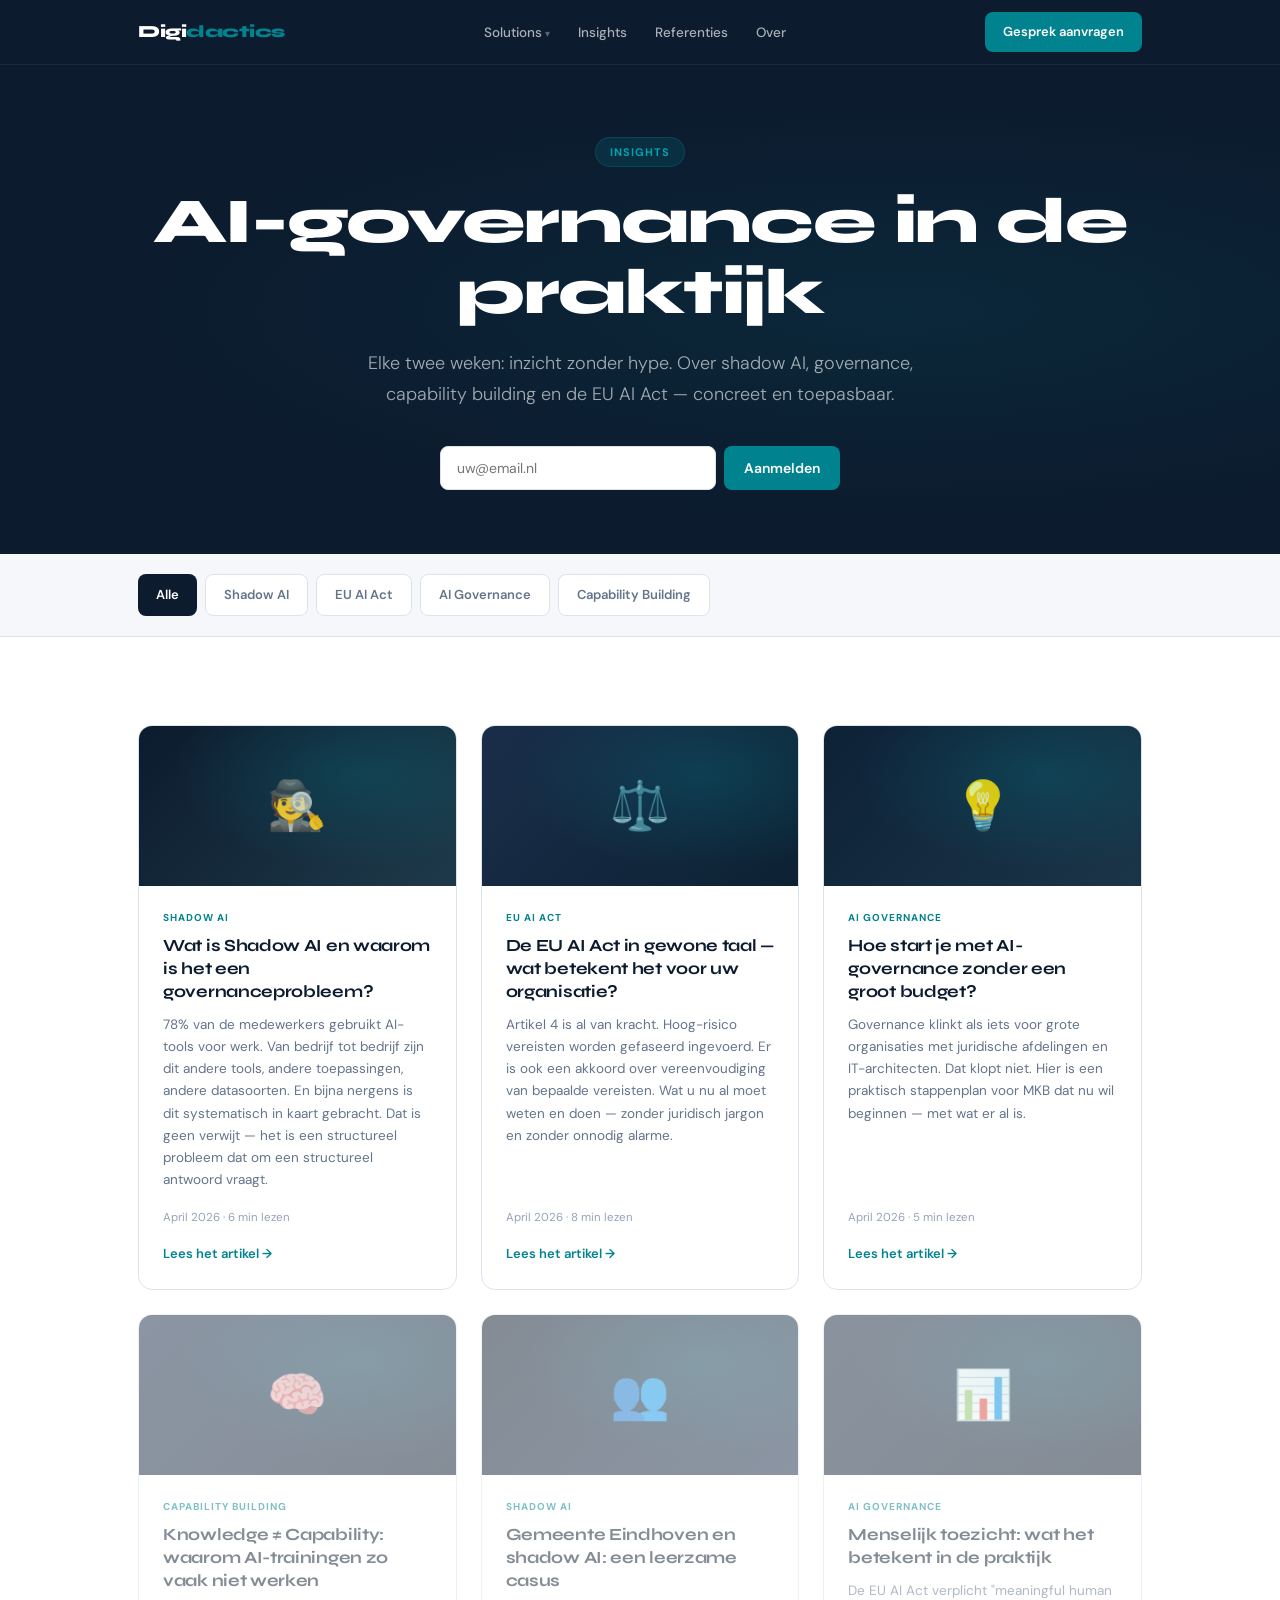
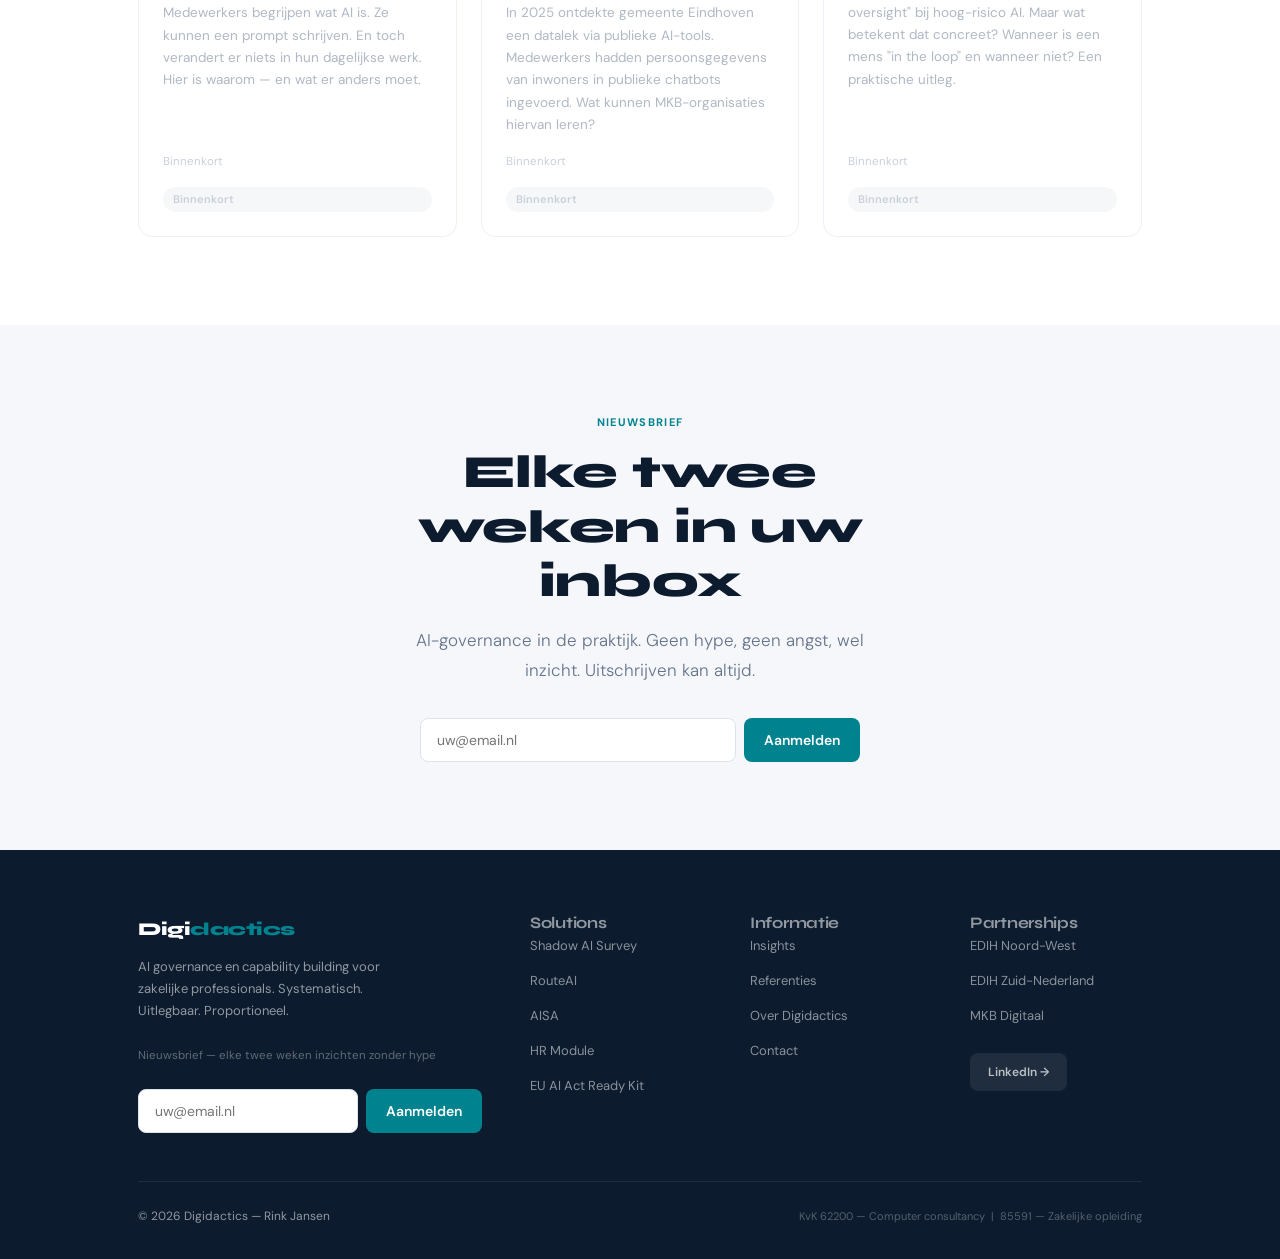
<file: insights/index.html>
<!DOCTYPE html>
<html lang="nl">
<head>
<meta charset="UTF-8">
<meta name="viewport" content="width=device-width, initial-scale=1.0">
<title>Insights — AI-governance in de praktijk | Digidactics</title>
<link rel="stylesheet" href="../css/style.css">
</head>
<body>
<div id="nav-placeholder"></div>

<div class="hero hero-centered" style="padding:72px 0 64px;">
  <div class="container hero-content">
    <div class="hero-badge">Insights</div>
    <h1>AI-governance in de praktijk</h1>
    <p class="hero-lead">Elke twee weken: inzicht zonder hype. Over shadow AI, governance, capability building en de EU AI Act — concreet en toepasbaar.</p>
    <div class="newsletter-form" style="margin:0 auto; max-width:400px;">
      <input type="email" placeholder="uw@email.nl">
      <button>Aanmelden</button>
    </div>
  </div>
</div>

<!-- FILTERS -->
<div style="background:var(--off); border-bottom:1px solid var(--border);">
  <div class="container" style="padding-top:20px; padding-bottom:20px; display:flex; gap:8px; flex-wrap:wrap;">
    <a href="#" class="btn btn-sm" style="background:var(--navy); color:var(--white);">Alle</a>
    <a href="#" class="btn btn-sm" style="background:var(--white); color:var(--muted); border:1px solid var(--border);">Shadow AI</a>
    <a href="#" class="btn btn-sm" style="background:var(--white); color:var(--muted); border:1px solid var(--border);">EU AI Act</a>
    <a href="#" class="btn btn-sm" style="background:var(--white); color:var(--muted); border:1px solid var(--border);">AI Governance</a>
    <a href="#" class="btn btn-sm" style="background:var(--white); color:var(--muted); border:1px solid var(--border);">Capability Building</a>
  </div>
</div>

<section class="section">
  <div class="container">
    <div class="grid-3 reveal">

      <div class="insight-card">
        <div class="insight-card-img" style="background:linear-gradient(135deg, #0C1B2E, #1E3A4A);">🕵️</div>
        <div class="insight-card-body">
          <div class="insight-cat">Shadow AI</div>
          <h3 class="insight-card-title">Wat is Shadow AI en waarom is het een governanceprobleem?</h3>
          <p class="insight-card-lead">78% van de medewerkers gebruikt AI-tools voor werk. Van bedrijf tot bedrijf zijn dit andere tools, andere toepassingen, andere datasoorten. En bijna nergens is dit systematisch in kaart gebracht. Dat is geen verwijt — het is een structureel probleem dat om een structureel antwoord vraagt.</p>
          <div class="insight-card-meta mb-16">April 2026 · 6 min lezen</div>
          <a href="#" class="insight-read-link">Lees het artikel →</a>
        </div>
      </div>

      <div class="insight-card">
        <div class="insight-card-img" style="background:linear-gradient(135deg, #1A2E4A, #0C2233);">⚖️</div>
        <div class="insight-card-body">
          <div class="insight-cat">EU AI Act</div>
          <h3 class="insight-card-title">De EU AI Act in gewone taal — wat betekent het voor uw organisatie?</h3>
          <p class="insight-card-lead">Artikel 4 is al van kracht. Hoog-risico vereisten worden gefaseerd ingevoerd. Er is ook een akkoord over vereenvoudiging van bepaalde vereisten. Wat u nu al moet weten en doen — zonder juridisch jargon en zonder onnodig alarme.</p>
          <div class="insight-card-meta mb-16">April 2026 · 8 min lezen</div>
          <a href="#" class="insight-read-link">Lees het artikel →</a>
        </div>
      </div>

      <div class="insight-card">
        <div class="insight-card-img" style="background:linear-gradient(135deg, #0D2137, #1B3548);">💡</div>
        <div class="insight-card-body">
          <div class="insight-cat">AI Governance</div>
          <h3 class="insight-card-title">Hoe start je met AI-governance zonder een groot budget?</h3>
          <p class="insight-card-lead">Governance klinkt als iets voor grote organisaties met juridische afdelingen en IT-architecten. Dat klopt niet. Hier is een praktisch stappenplan voor MKB dat nu wil beginnen — met wat er al is.</p>
          <div class="insight-card-meta mb-16">April 2026 · 5 min lezen</div>
          <a href="#" class="insight-read-link">Lees het artikel →</a>
        </div>
      </div>

      <!-- Toekomstige artikelen (placeholder) -->
      <div class="insight-card" style="opacity:0.5; pointer-events:none;">
        <div class="insight-card-img" style="background:linear-gradient(135deg, #1A2E4A, #0F1E33);">🧠</div>
        <div class="insight-card-body">
          <div class="insight-cat">Capability Building</div>
          <h3 class="insight-card-title">Knowledge ≠ Capability: waarom AI-trainingen zo vaak niet werken</h3>
          <p class="insight-card-lead">Medewerkers begrijpen wat AI is. Ze kunnen een prompt schrijven. En toch verandert er niets in hun dagelijkse werk. Hier is waarom — en wat er anders moet.</p>
          <div class="insight-card-meta mb-16">Binnenkort</div>
          <span class="badge badge-grey" style="font-size:11px;">Binnenkort</span>
        </div>
      </div>

      <div class="insight-card" style="opacity:0.5; pointer-events:none;">
        <div class="insight-card-img" style="background:linear-gradient(135deg, #0C1B2E, #1A2E4A);">👥</div>
        <div class="insight-card-body">
          <div class="insight-cat">Shadow AI</div>
          <h3 class="insight-card-title">Gemeente Eindhoven en shadow AI: een leerzame casus</h3>
          <p class="insight-card-lead">In 2025 ontdekte gemeente Eindhoven een datalek via publieke AI-tools. Medewerkers hadden persoonsgegevens van inwoners in publieke chatbots ingevoerd. Wat kunnen MKB-organisaties hiervan leren?</p>
          <div class="insight-card-meta mb-16">Binnenkort</div>
          <span class="badge badge-grey" style="font-size:11px;">Binnenkort</span>
        </div>
      </div>

      <div class="insight-card" style="opacity:0.5; pointer-events:none;">
        <div class="insight-card-img" style="background:linear-gradient(135deg, #172840, #0C1B2E);">📊</div>
        <div class="insight-card-body">
          <div class="insight-cat">AI Governance</div>
          <h3 class="insight-card-title">Menselijk toezicht: wat het betekent in de praktijk</h3>
          <p class="insight-card-lead">De EU AI Act verplicht "meaningful human oversight" bij hoog-risico AI. Maar wat betekent dat concreet? Wanneer is een mens "in the loop" en wanneer niet? Een praktische uitleg.</p>
          <div class="insight-card-meta mb-16">Binnenkort</div>
          <span class="badge badge-grey" style="font-size:11px;">Binnenkort</span>
        </div>
      </div>

    </div>
  </div>
</section>

<!-- NEWSLETTER CTA -->
<section class="section bg-off">
  <div class="container text-center" style="max-width:600px;">
    <span class="eyebrow">Nieuwsbrief</span>
    <h2 class="section-title">Elke twee weken in uw inbox</h2>
    <p class="section-lead" style="margin:0 auto 32px;">AI-governance in de praktijk. Geen hype, geen angst, wel inzicht. Uitschrijven kan altijd.</p>
    <div class="newsletter-form" style="margin:0 auto; max-width:440px;">
      <input type="email" placeholder="uw@email.nl">
      <button>Aanmelden</button>
    </div>
  </div>
</section>

<div id="footer-placeholder"></div>
<script src="../js/main.js"></script>
</body>
</html>
</file>
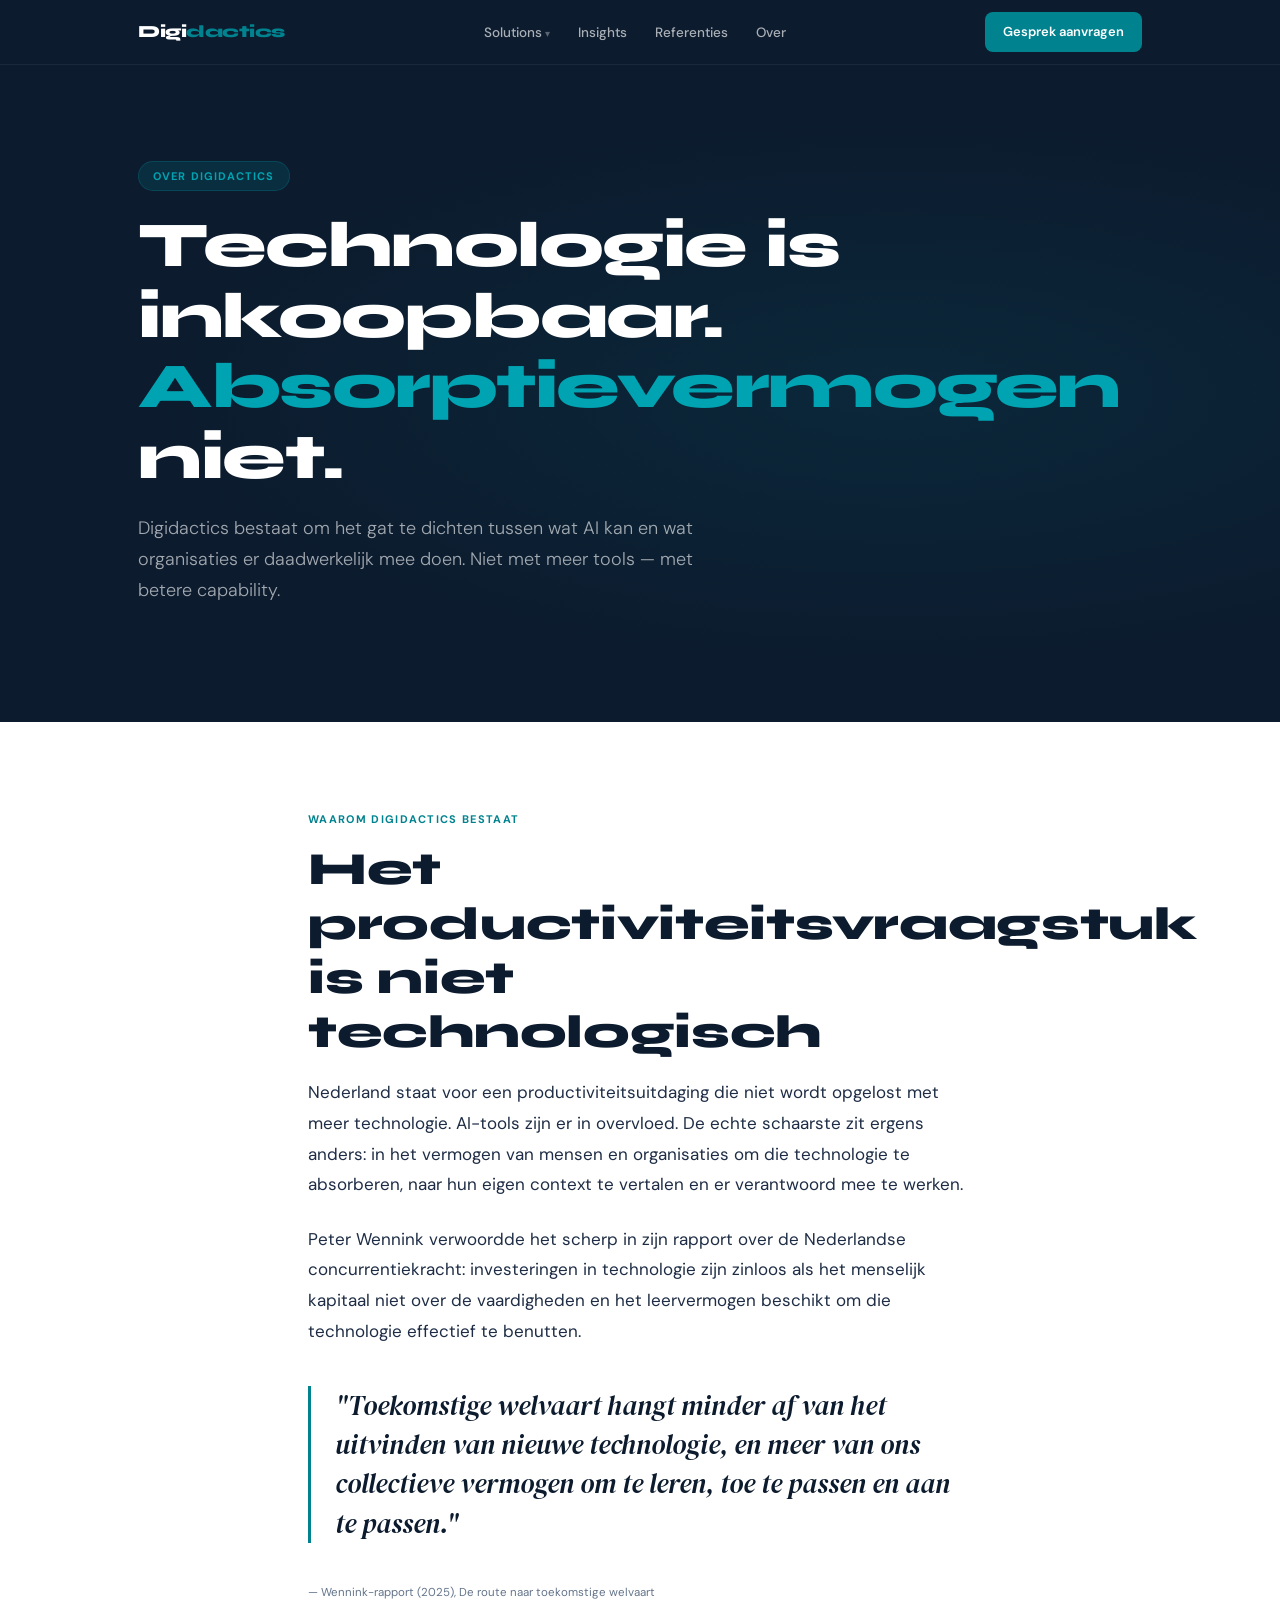
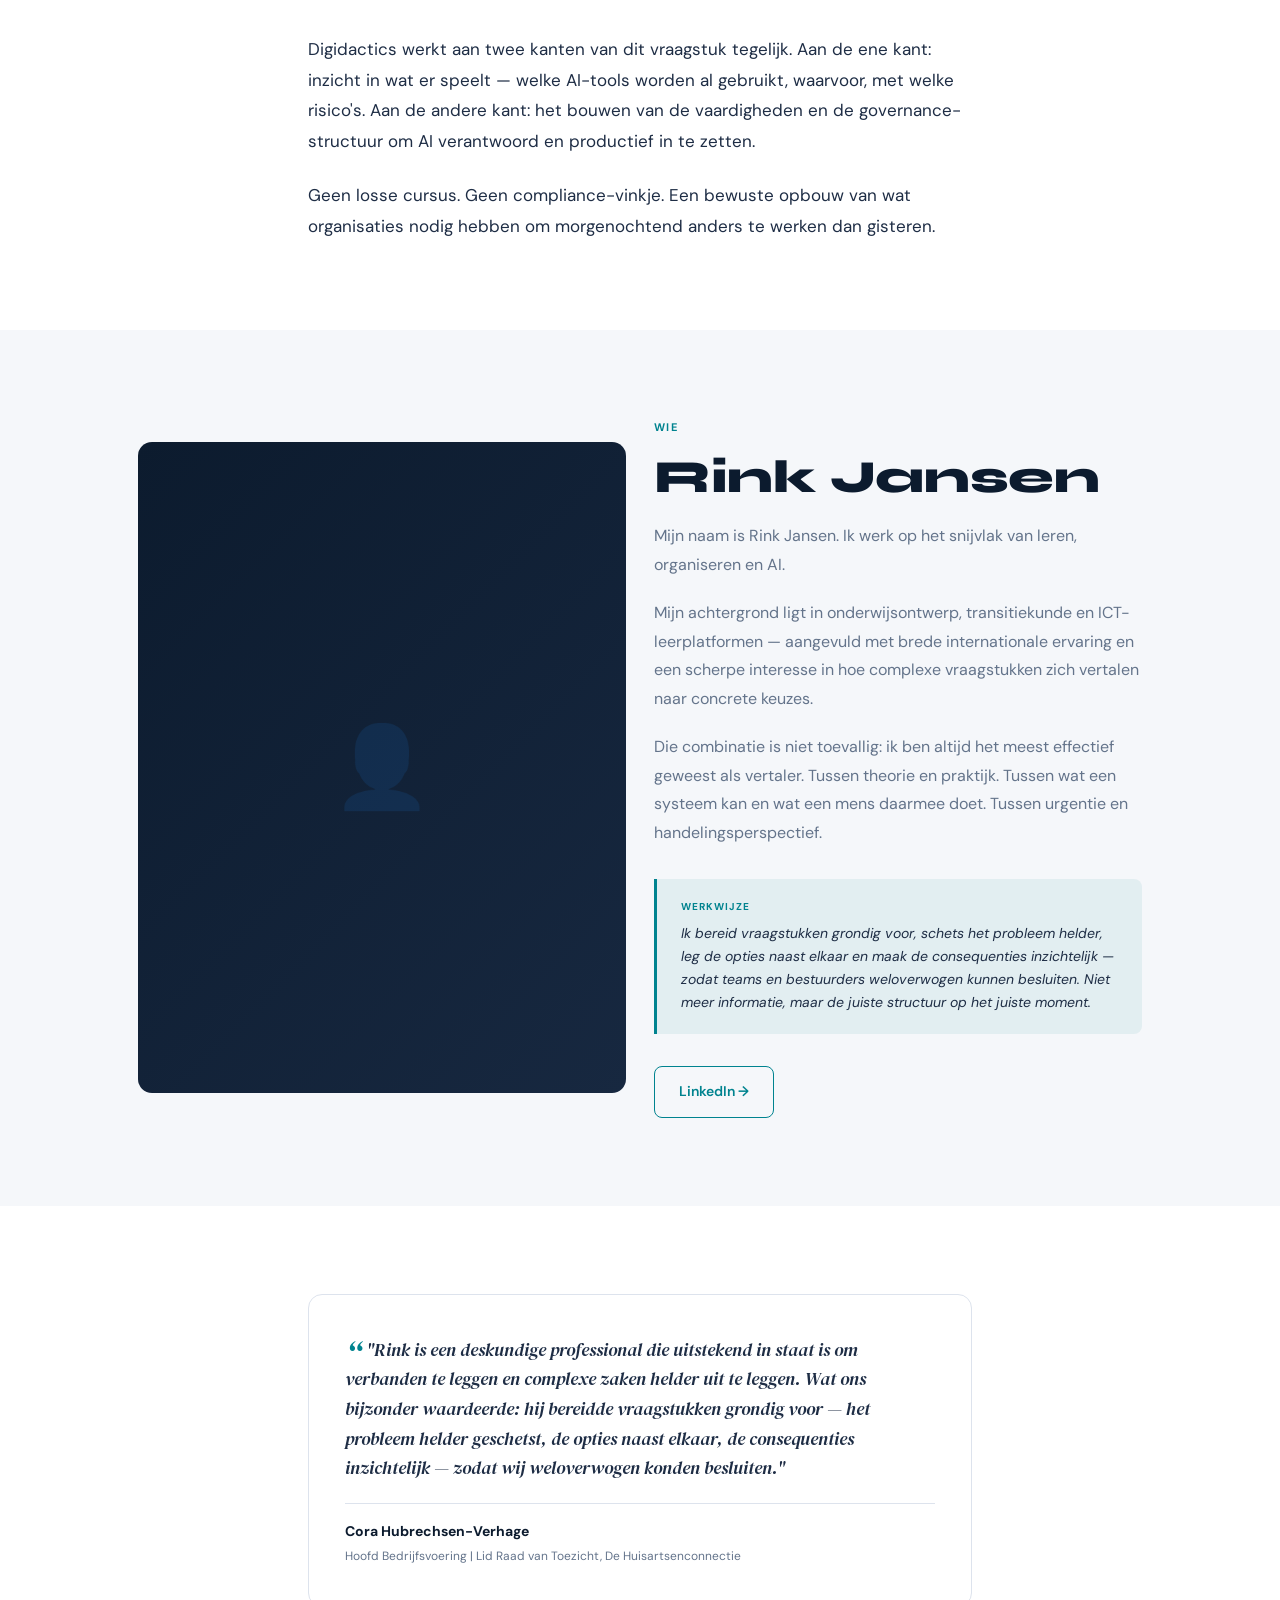
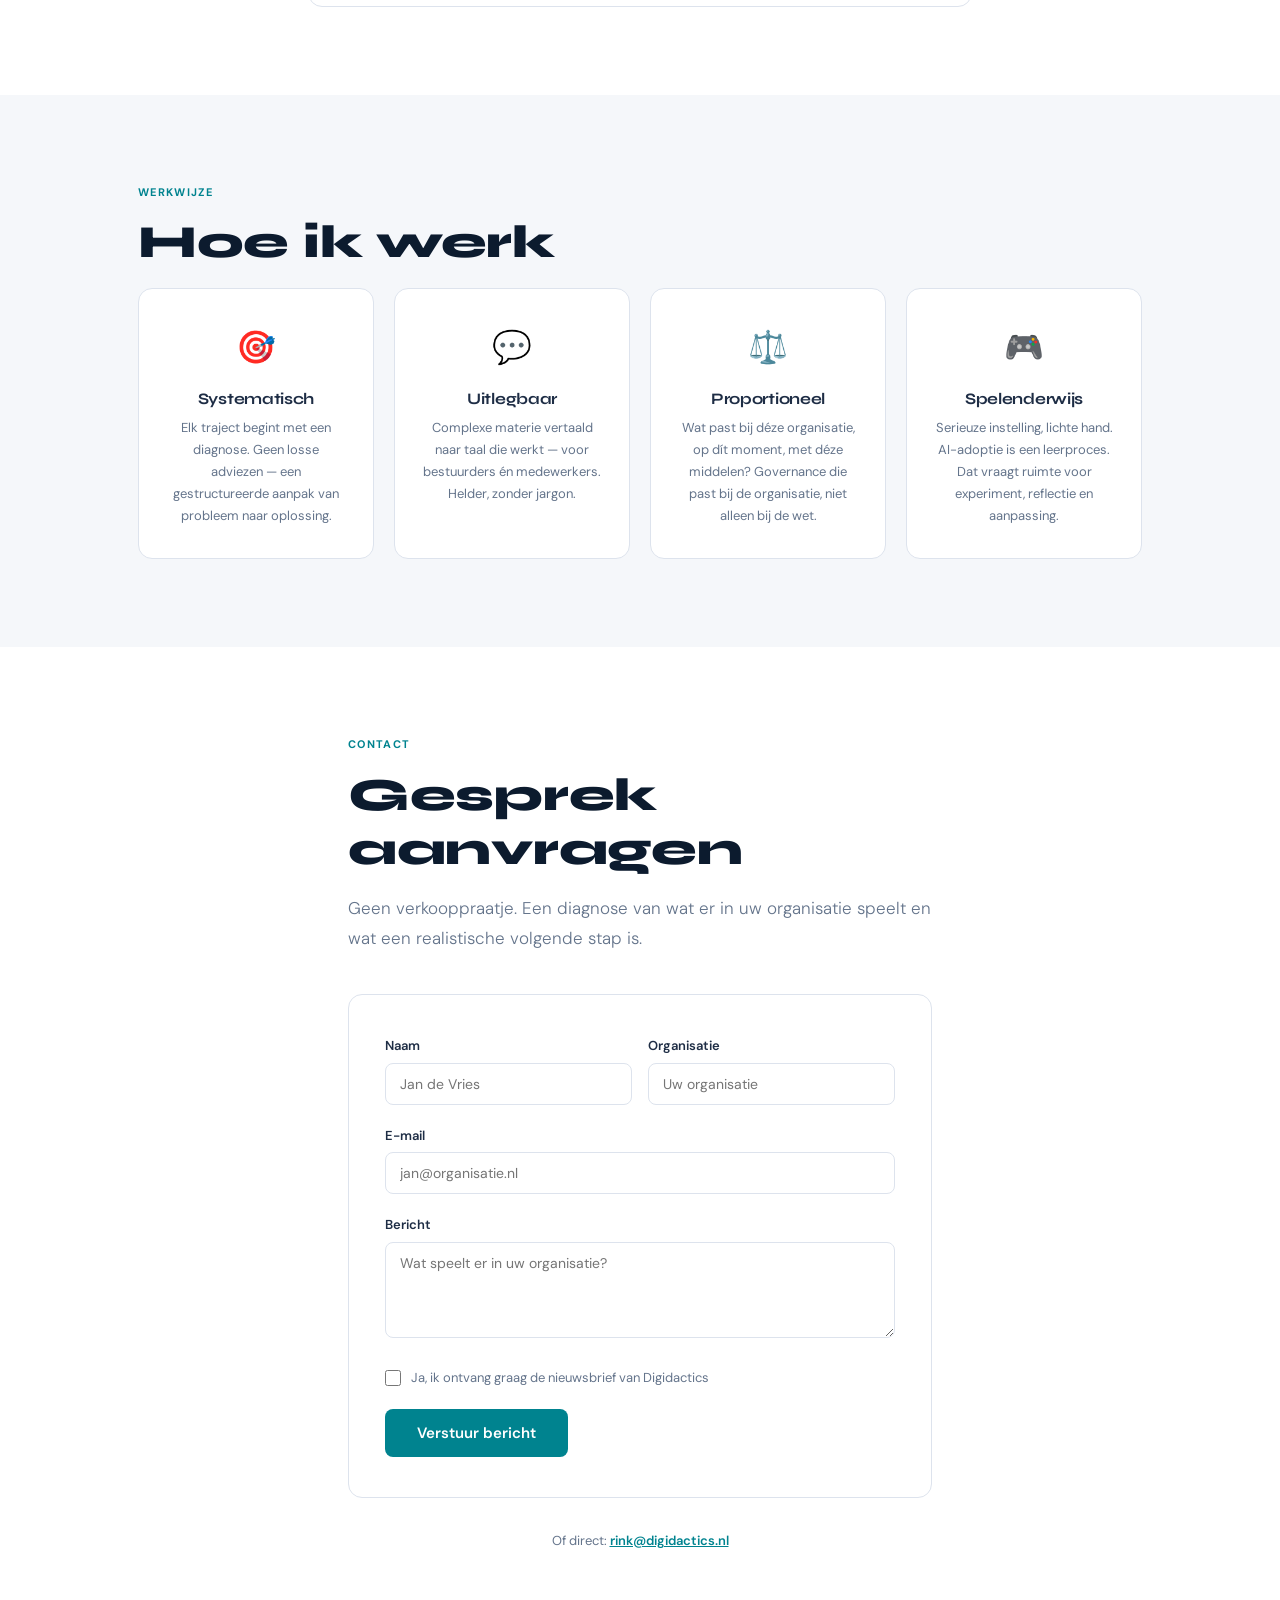
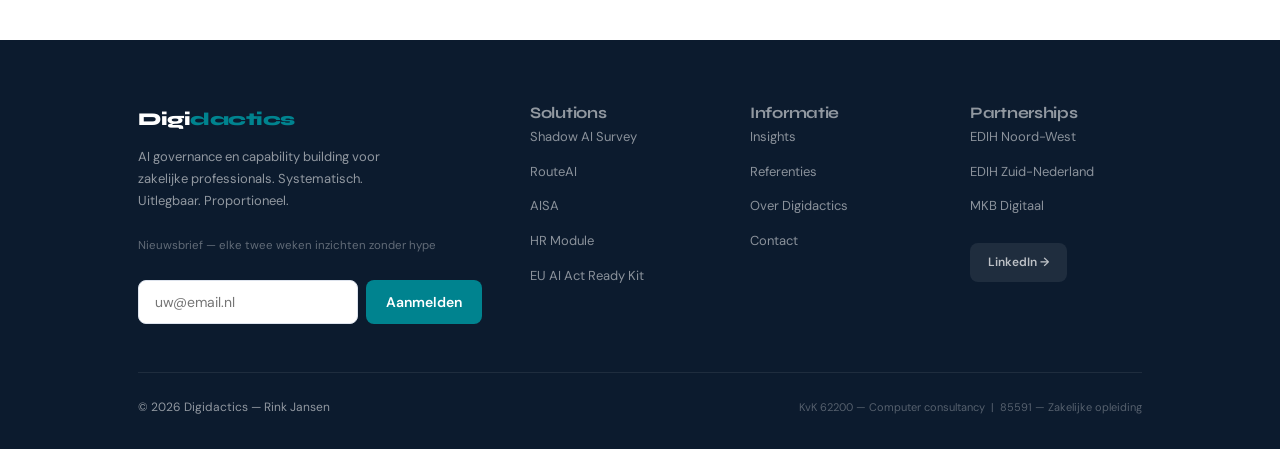
<file: over/index.html>
<!DOCTYPE html>
<html lang="nl">
<head>
<meta charset="UTF-8">
<meta name="viewport" content="width=device-width, initial-scale=1.0">
<title>Over Digidactics — Rink Jansen</title>
<link rel="stylesheet" href="../css/style.css">
</head>
<body>
<div id="nav-placeholder"></div>

<!-- HERO -->
<div class="hero">
  <div class="container hero-content">
    <div class="hero-badge">Over Digidactics</div>
    <h1>Technologie is inkoopbaar.<br><em>Absorptievermogen</em> niet.</h1>
    <p class="hero-lead">Digidactics bestaat om het gat te dichten tussen wat AI kan en wat organisaties er daadwerkelijk mee doen. Niet met meer tools — met betere capability.</p>
  </div>
</div>

<!-- WHY -->
<section class="section">
  <div class="container" style="max-width:760px;">
    <span class="eyebrow">Waarom Digidactics bestaat</span>
    <h2 class="section-title">Het productiviteitsvraagstuk is niet technologisch</h2>

    <p style="font-size:17px; color:var(--text); line-height:1.8; margin-bottom:24px;">Nederland staat voor een productiviteitsuitdaging die niet wordt opgelost met meer technologie. AI-tools zijn er in overvloed. De echte schaarste zit ergens anders: in het vermogen van mensen en organisaties om die technologie te absorberen, naar hun eigen context te vertalen en er verantwoord mee te werken.</p>

    <p style="font-size:17px; color:var(--text); line-height:1.8; margin-bottom:24px;">Peter Wennink verwoordde het scherp in zijn rapport over de Nederlandse concurrentiekracht: investeringen in technologie zijn zinloos als het menselijk kapitaal niet over de vaardigheden en het leervermogen beschikt om die technologie effectief te benutten.</p>

    <div class="pull-quote">"Toekomstige welvaart hangt minder af van het uitvinden van nieuwe technologie, en meer van ons collectieve vermogen om te leren, toe te passen en aan te passen."</div>
    <p class="text-xs text-muted mb-32">— Wennink-rapport (2025), De route naar toekomstige welvaart</p>

    <p style="font-size:17px; color:var(--text); line-height:1.8; margin-bottom:24px;">Digidactics werkt aan twee kanten van dit vraagstuk tegelijk. Aan de ene kant: inzicht in wat er speelt — welke AI-tools worden al gebruikt, waarvoor, met welke risico's. Aan de andere kant: het bouwen van de vaardigheden en de governance-structuur om AI verantwoord en productief in te zetten.</p>

    <p style="font-size:17px; color:var(--text); line-height:1.8;">Geen losse cursus. Geen compliance-vinkje. Een bewuste opbouw van wat organisaties nodig hebben om morgenochtend anders te werken dan gisteren.</p>
  </div>
</section>

<!-- WIE -->
<section class="section bg-off">
  <div class="container">
    <div class="grid-2 align-center reveal">
      <div style="background:linear-gradient(135deg, var(--navy) 0%, var(--blue) 100%); border-radius:var(--radius-lg); aspect-ratio:3/4; display:flex; align-items:center; justify-content:center; font-size:80px; color:rgba(255,255,255,0.15);">
        👤
      </div>
      <div>
        <span class="eyebrow">Wie</span>
        <h2 class="section-title">Rink Jansen</h2>
        <p style="font-size:16px; color:var(--muted); line-height:1.78; margin-bottom:20px;">Mijn naam is Rink Jansen. Ik werk op het snijvlak van leren, organiseren en AI.</p>
        <p style="font-size:16px; color:var(--muted); line-height:1.78; margin-bottom:20px;">Mijn achtergrond ligt in onderwijsontwerp, transitiekunde en ICT-leerplatformen — aangevuld met brede internationale ervaring en een scherpe interesse in hoe complexe vraagstukken zich vertalen naar concrete keuzes.</p>
        <p style="font-size:16px; color:var(--muted); line-height:1.78; margin-bottom:32px;">Die combinatie is niet toevallig: ik ben altijd het meest effectief geweest als vertaler. Tussen theorie en praktijk. Tussen wat een systeem kan en wat een mens daarmee doet. Tussen urgentie en handelingsperspectief.</p>

        <div class="why-callout">
          <div class="why-callout-label">Werkwijze</div>
          <p>Ik bereid vraagstukken grondig voor, schets het probleem helder, leg de opties naast elkaar en maak de consequenties inzichtelijk — zodat teams en bestuurders weloverwogen kunnen besluiten. Niet meer informatie, maar de juiste structuur op het juiste moment.</p>
        </div>

        <div class="mt-32">
          <a href="https://linkedin.com" class="btn btn-outline">LinkedIn →</a>
        </div>
      </div>
    </div>
  </div>
</section>

<!-- TESTIMONIAL CORA -->
<section class="section">
  <div class="container" style="max-width:760px;">
    <div class="testimonial" style="padding:40px 36px;">
      <p class="testimonial-quote" style="font-size:18px;">"Rink is een deskundige professional die uitstekend in staat is om verbanden te leggen en complexe zaken helder uit te leggen. Wat ons bijzonder waardeerde: hij bereidde vraagstukken grondig voor — het probleem helder geschetst, de opties naast elkaar, de consequenties inzichtelijk — zodat wij weloverwogen konden besluiten."</p>
      <div class="testimonial-meta">
        <div class="testimonial-name">Cora Hubrechsen-Verhage</div>
        <div class="testimonial-role">Hoofd Bedrijfsvoering | Lid Raad van Toezicht, De Huisartsenconnectie</div>
      </div>
    </div>
  </div>
</section>

<!-- WERKWIJZE -->
<section class="section bg-off">
  <div class="container">
    <span class="eyebrow">Werkwijze</span>
    <h2 class="section-title">Hoe ik werk</h2>
    <div class="grid-4 reveal">
      <div class="card" style="text-align:center;">
        <div style="font-size:32px; margin-bottom:16px;">🎯</div>
        <h3 class="mb-8" style="font-size:16px;">Systematisch</h3>
        <p class="text-sm text-muted">Elk traject begint met een diagnose. Geen losse adviezen — een gestructureerde aanpak van probleem naar oplossing.</p>
      </div>
      <div class="card" style="text-align:center;">
        <div style="font-size:32px; margin-bottom:16px;">💬</div>
        <h3 class="mb-8" style="font-size:16px;">Uitlegbaar</h3>
        <p class="text-sm text-muted">Complexe materie vertaald naar taal die werkt — voor bestuurders én medewerkers. Helder, zonder jargon.</p>
      </div>
      <div class="card" style="text-align:center;">
        <div style="font-size:32px; margin-bottom:16px;">⚖️</div>
        <h3 class="mb-8" style="font-size:16px;">Proportioneel</h3>
        <p class="text-sm text-muted">Wat past bij déze organisatie, op dít moment, met déze middelen? Governance die past bij de organisatie, niet alleen bij de wet.</p>
      </div>
      <div class="card" style="text-align:center;">
        <div style="font-size:32px; margin-bottom:16px;">🎮</div>
        <h3 class="mb-8" style="font-size:16px;">Spelenderwijs</h3>
        <p class="text-sm text-muted">Serieuze instelling, lichte hand. AI-adoptie is een leerproces. Dat vraagt ruimte voor experiment, reflectie en aanpassing.</p>
      </div>
    </div>
  </div>
</section>

<!-- CONTACT -->
<section class="section" id="contact">
  <div class="container" style="max-width:680px;">
    <span class="eyebrow">Contact</span>
    <h2 class="section-title">Gesprek aanvragen</h2>
    <p class="section-lead" style="margin-bottom:40px;">Geen verkooppraatje. Een diagnose van wat er in uw organisatie speelt en wat een realistische volgende stap is.</p>

    <div class="card" style="padding:40px 36px;">
      <form style="display:flex; flex-direction:column; gap:20px;">
        <div style="display:grid; grid-template-columns:1fr 1fr; gap:16px;">
          <div>
            <label style="display:block; font-size:13px; font-weight:600; color:var(--text); margin-bottom:6px;">Naam</label>
            <input type="text" placeholder="Jan de Vries" style="width:100%; padding:11px 14px; border:1px solid var(--border); border-radius:var(--radius); font-family:'DM Sans',sans-serif; font-size:14px; outline:none;">
          </div>
          <div>
            <label style="display:block; font-size:13px; font-weight:600; color:var(--text); margin-bottom:6px;">Organisatie</label>
            <input type="text" placeholder="Uw organisatie" style="width:100%; padding:11px 14px; border:1px solid var(--border); border-radius:var(--radius); font-family:'DM Sans',sans-serif; font-size:14px; outline:none;">
          </div>
        </div>
        <div>
          <label style="display:block; font-size:13px; font-weight:600; color:var(--text); margin-bottom:6px;">E-mail</label>
          <input type="email" placeholder="jan@organisatie.nl" style="width:100%; padding:11px 14px; border:1px solid var(--border); border-radius:var(--radius); font-family:'DM Sans',sans-serif; font-size:14px; outline:none;">
        </div>
        <div>
          <label style="display:block; font-size:13px; font-weight:600; color:var(--text); margin-bottom:6px;">Bericht</label>
          <textarea rows="4" placeholder="Wat speelt er in uw organisatie?" style="width:100%; padding:11px 14px; border:1px solid var(--border); border-radius:var(--radius); font-family:'DM Sans',sans-serif; font-size:14px; outline:none; resize:vertical;"></textarea>
        </div>
        <div style="display:flex; align-items:center; gap:10px;">
          <input type="checkbox" id="newsletter" style="width:16px; height:16px; accent-color:var(--teal);">
          <label for="newsletter" style="font-size:13px; color:var(--muted);">Ja, ik ontvang graag de nieuwsbrief van Digidactics</label>
        </div>
        <button type="submit" class="btn btn-primary" style="width:fit-content; padding:14px 32px; font-size:15px;">Verstuur bericht</button>
      </form>
    </div>

    <div class="mt-32 text-center">
      <p class="text-sm text-muted">Of direct: <a href="mailto:rink@digidactics.nl" style="color:var(--teal); font-weight:600;">rink@digidactics.nl</a></p>
    </div>
  </div>
</section>

<div id="footer-placeholder"></div>
<script src="../js/main.js"></script>
</body>
</html>
</file>
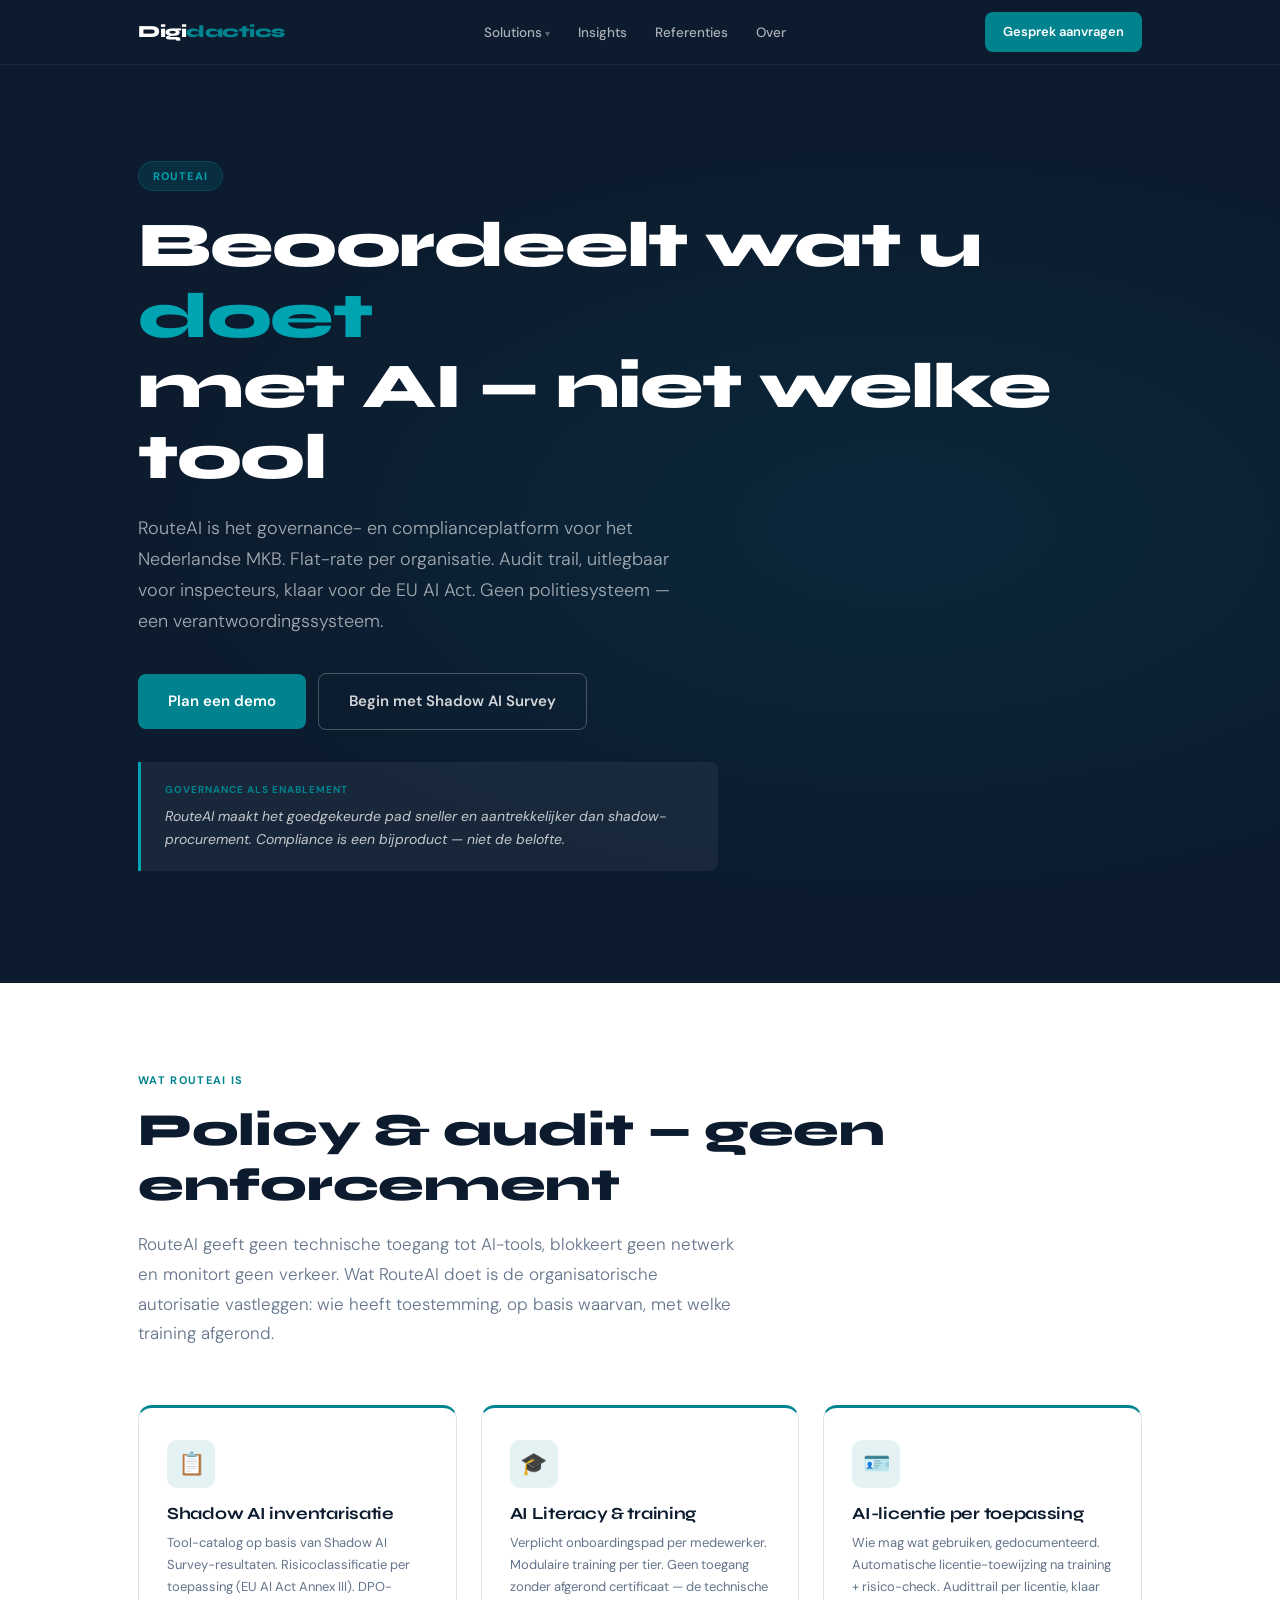
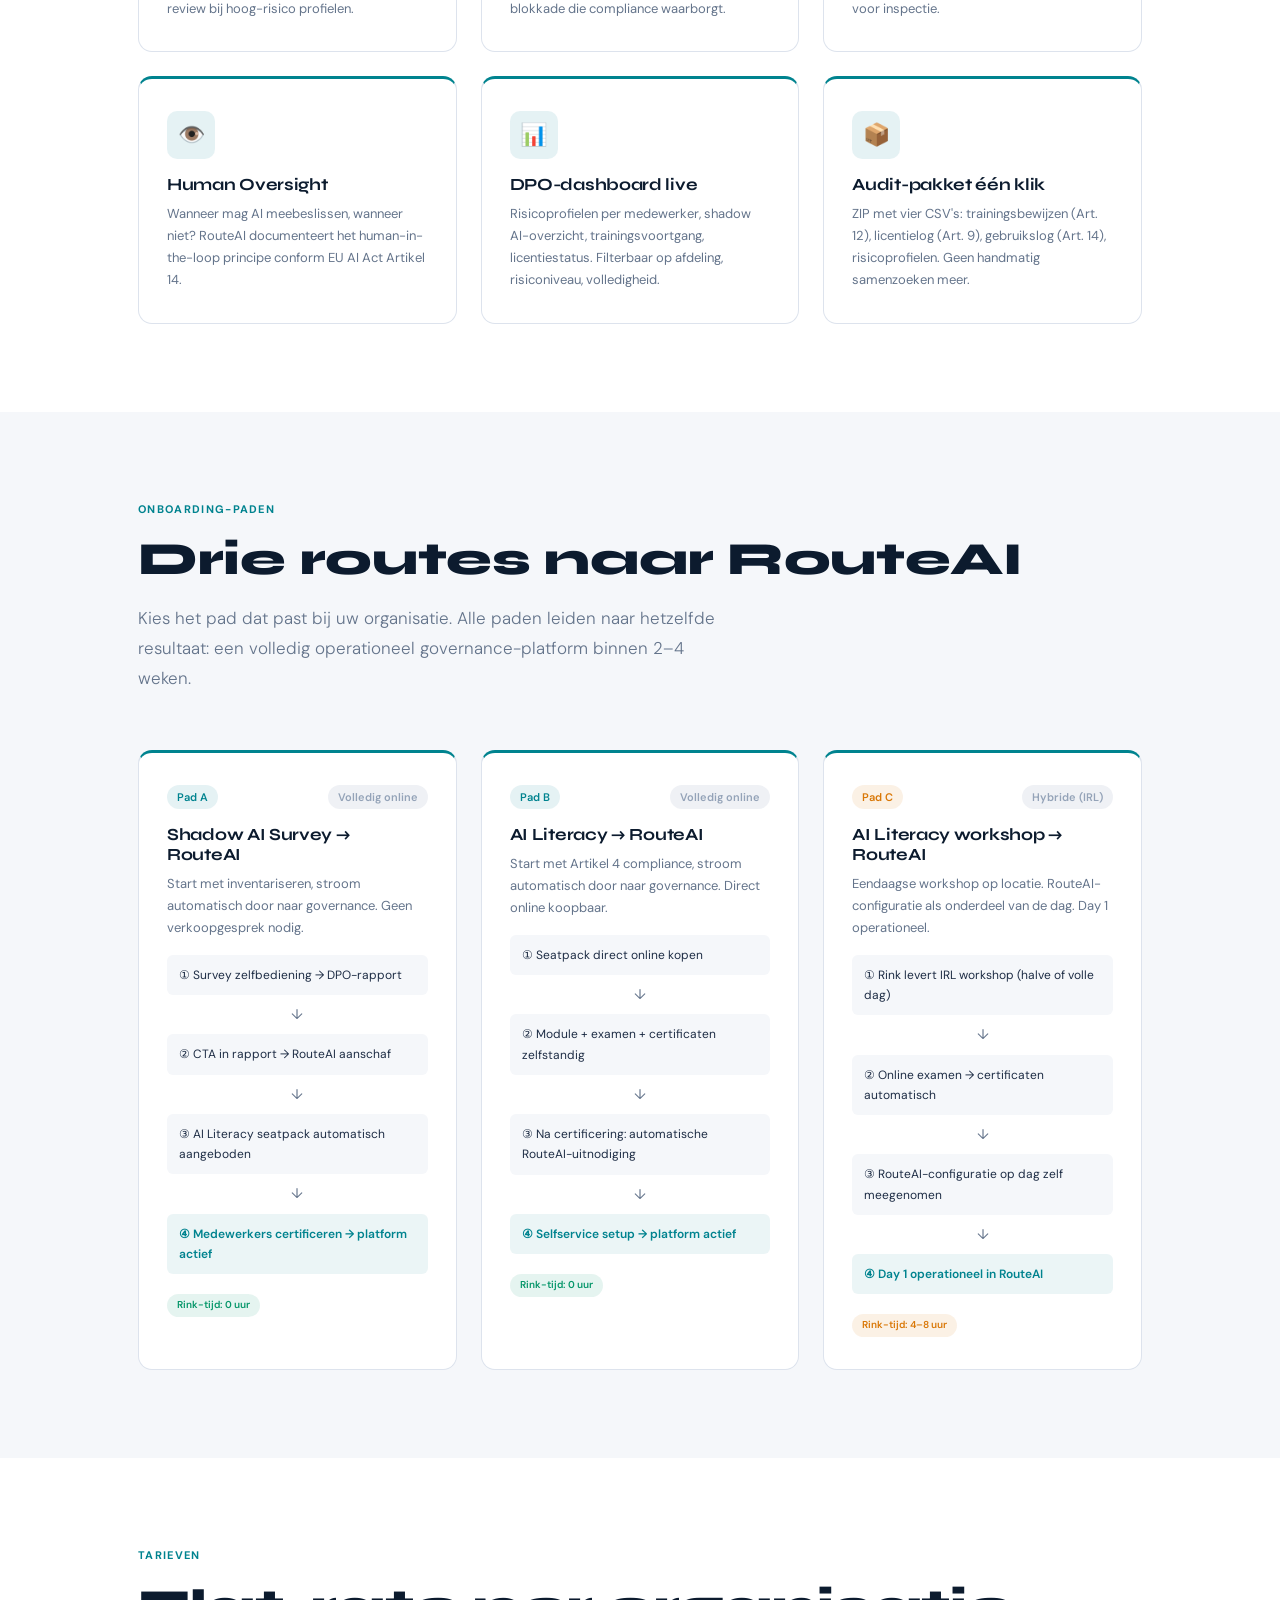
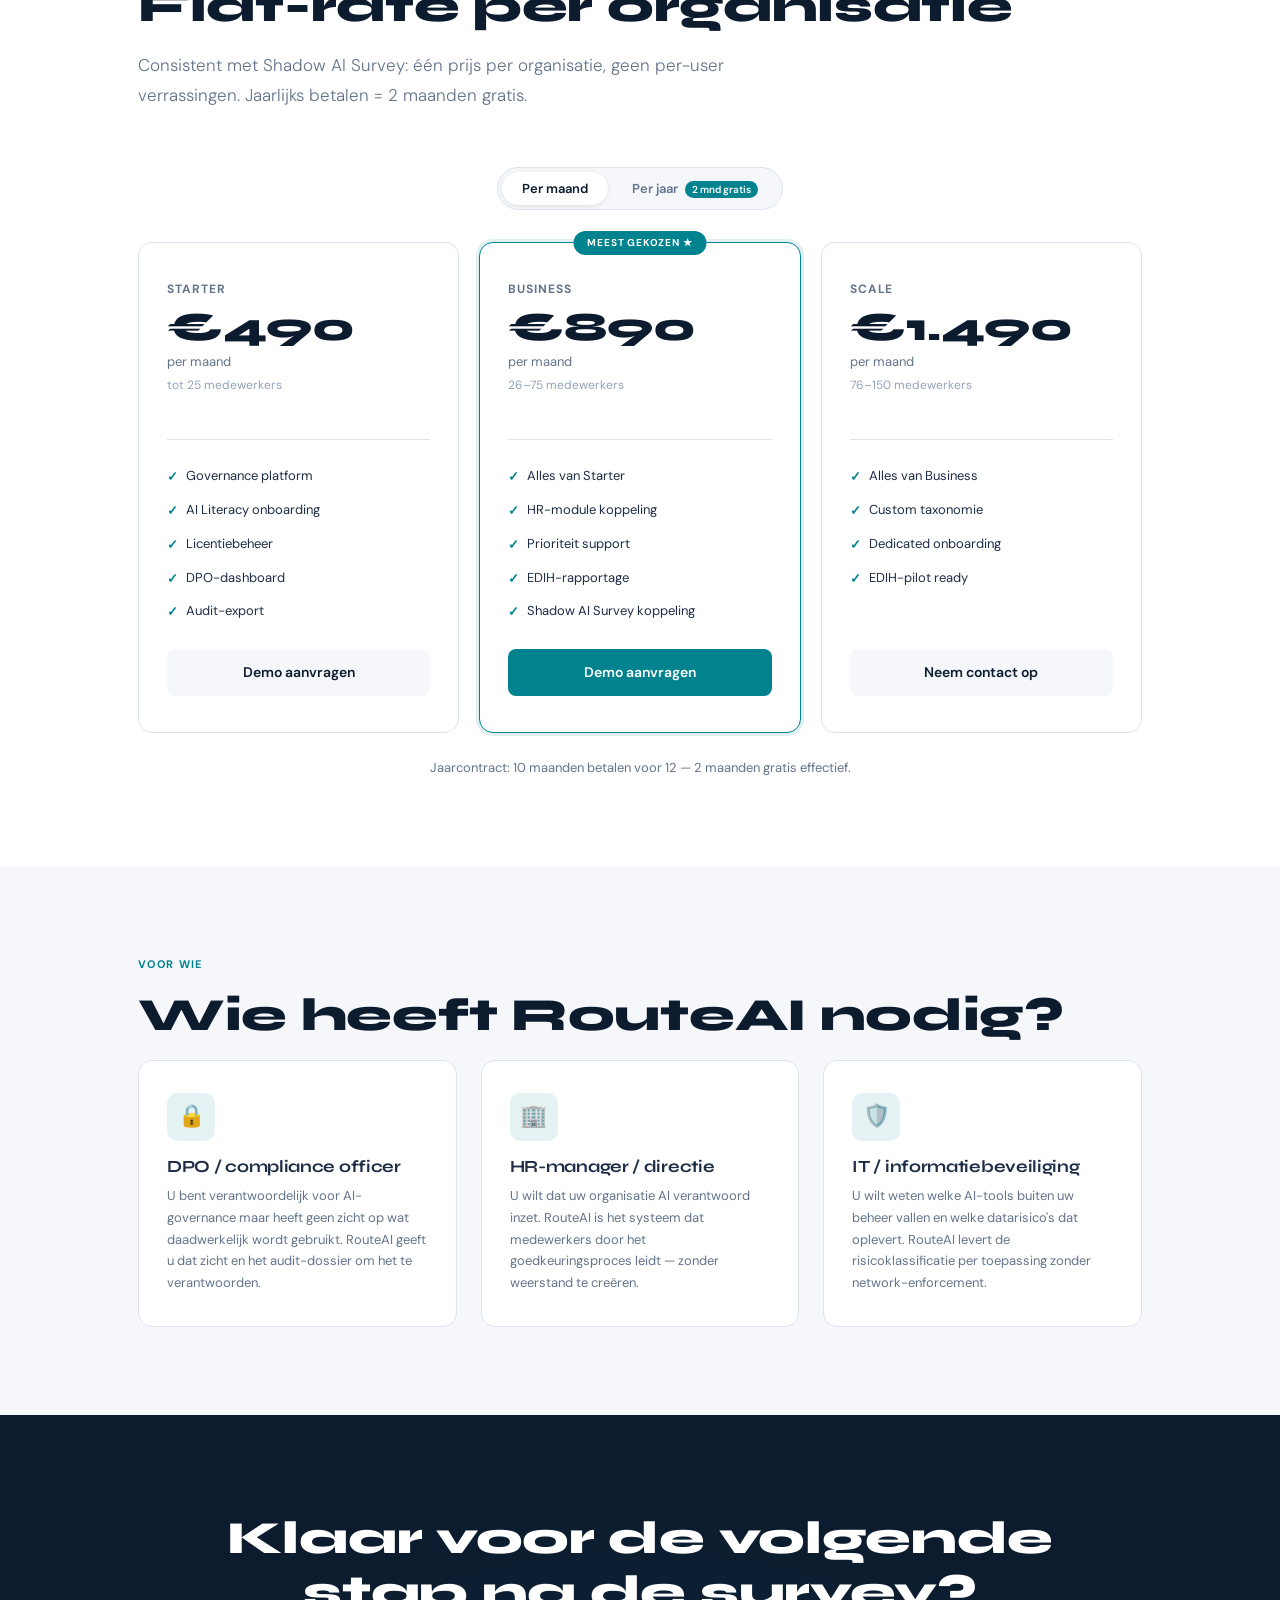
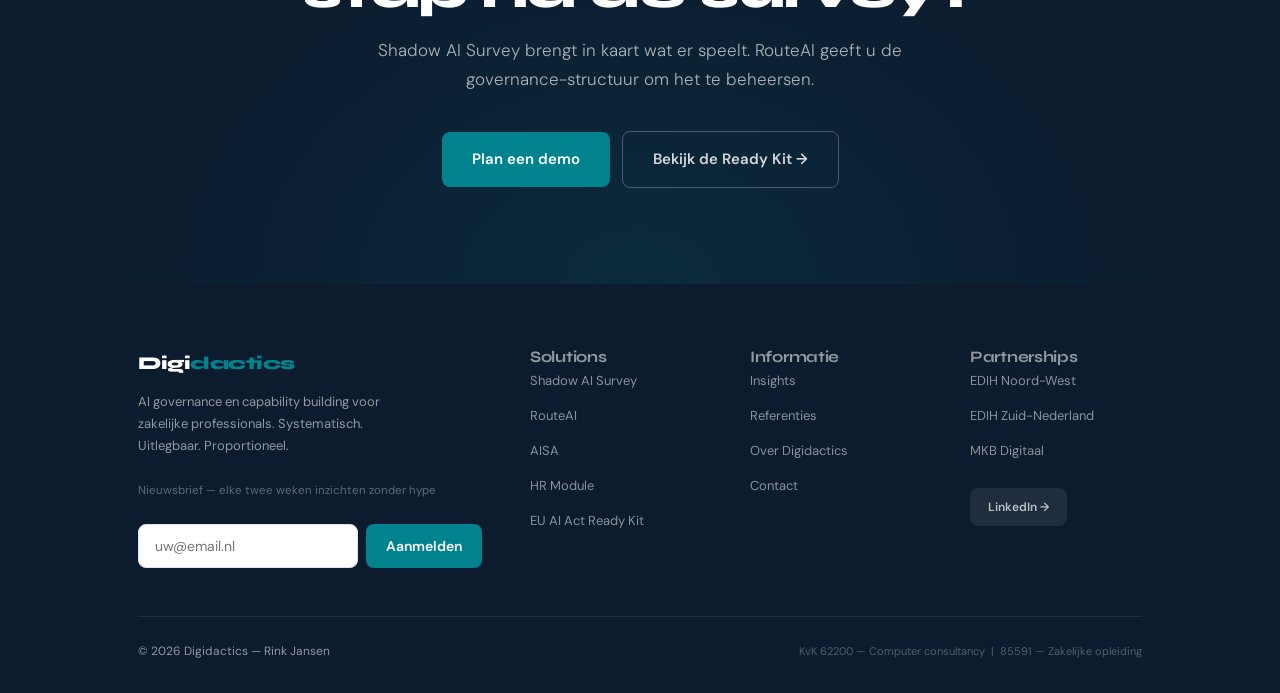
<file: routeai/index.html>
<!DOCTYPE html>
<html lang="nl">
<head>
<meta charset="UTF-8">
<meta name="viewport" content="width=device-width, initial-scale=1.0">
<title>RouteAI — AI Governance Platform | Digidactics</title>
<link rel="stylesheet" href="../css/style.css">
</head>
<body>
<div id="nav-placeholder"></div>

<!-- HERO -->
<div class="hero">
  <div class="container hero-content">
    <div class="hero-badge">RouteAI</div>
    <h1>Beoordeelt wat u <em>doet</em><br>met AI — niet welke tool</h1>
    <p class="hero-lead">RouteAI is het governance- en compliance­platform voor het Nederlandse MKB. Flat-rate per organisatie. Audit trail, uitlegbaar voor inspecteurs, klaar voor de EU AI Act. Geen politiesysteem — een verantwoordingssysteem.</p>
    <div class="btn-cta-row">
      <a href="../over/index.html#contact" class="btn btn-primary btn-lg">Plan een demo</a>
      <a href="../shadow-ai-survey/index.html" class="btn btn-ghost btn-lg">Begin met Shadow AI Survey</a>
    </div>
    <div class="why-callout why-callout-dark mt-32" style="max-width:580px;">
      <div class="why-callout-label">Governance als enablement</div>
      <p>RouteAI maakt het goedgekeurde pad sneller en aantrekkelijker dan shadow-procurement. Compliance is een bijproduct — niet de belofte.</p>
    </div>
  </div>
</div>

<!-- WAT HET IS -->
<section class="section">
  <div class="container">
    <span class="eyebrow">Wat RouteAI is</span>
    <h2 class="section-title">Policy & audit — geen enforcement</h2>
    <p class="section-lead">RouteAI geeft geen technische toegang tot AI-tools, blokkeert geen netwerk en monitort geen verkeer. Wat RouteAI doet is de organisatorische autorisatie vastleggen: wie heeft toestemming, op basis waarvan, met welke training afgerond.</p>
    <div class="grid-3 reveal">
      <div class="card card-teal-top">
        <div class="feature-icon">📋</div>
        <h3 class="mb-8" style="font-size:17px; color:var(--navy);">Shadow AI inventarisatie</h3>
        <p class="text-sm text-muted">Tool-catalog op basis van Shadow AI Survey-resultaten. Risicoclassificatie per toepassing (EU AI Act Annex III). DPO-review bij hoog-risico profielen.</p>
      </div>
      <div class="card card-teal-top">
        <div class="feature-icon">🎓</div>
        <h3 class="mb-8" style="font-size:17px; color:var(--navy);">AI Literacy & training</h3>
        <p class="text-sm text-muted">Verplicht onboardingspad per medewerker. Modulaire training per tier. Geen toegang zonder afgerond certificaat — de technische blokkade die compliance waarborgt.</p>
      </div>
      <div class="card card-teal-top">
        <div class="feature-icon">🪪</div>
        <h3 class="mb-8" style="font-size:17px; color:var(--navy);">AI-licentie per toepassing</h3>
        <p class="text-sm text-muted">Wie mag wat gebruiken, gedocumenteerd. Automatische licentie-toewijzing na training + risico-check. Audittrail per licentie, klaar voor inspectie.</p>
      </div>
      <div class="card card-teal-top">
        <div class="feature-icon">👁️</div>
        <h3 class="mb-8" style="font-size:17px; color:var(--navy);">Human Oversight</h3>
        <p class="text-sm text-muted">Wanneer mag AI meebeslissen, wanneer niet? RouteAI documenteert het human-in-the-loop principe conform EU AI Act Artikel 14.</p>
      </div>
      <div class="card card-teal-top">
        <div class="feature-icon">📊</div>
        <h3 class="mb-8" style="font-size:17px; color:var(--navy);">DPO-dashboard live</h3>
        <p class="text-sm text-muted">Risicoprofielen per medewerker, shadow AI-overzicht, trainingsvoortgang, licentiestatus. Filterbaar op afdeling, risiconiveau, volledigheid.</p>
      </div>
      <div class="card card-teal-top">
        <div class="feature-icon">📦</div>
        <h3 class="mb-8" style="font-size:17px; color:var(--navy);">Audit-pakket één klik</h3>
        <p class="text-sm text-muted">ZIP met vier CSV's: trainingsbewijzen (Art. 12), licentielog (Art. 9), gebruikslog (Art. 14), risicoprofielen. Geen handmatig samenzoeken meer.</p>
      </div>
    </div>
  </div>
</section>

<!-- DRIE ONBOARDING-PADEN -->
<section class="section bg-off">
  <div class="container">
    <span class="eyebrow">Onboarding-paden</span>
    <h2 class="section-title">Drie routes naar RouteAI</h2>
    <p class="section-lead">Kies het pad dat past bij uw organisatie. Alle paden leiden naar hetzelfde resultaat: een volledig operationeel governance-platform binnen 2–4 weken.</p>

    <div class="grid-3 reveal">
      <!-- PAD A -->
      <div class="card card-teal-top">
        <div style="display:flex; justify-content:space-between; align-items:flex-start; margin-bottom:16px;">
          <span class="badge badge-teal">Pad A</span>
          <span class="badge badge-grey">Volledig online</span>
        </div>
        <h3 style="font-size:17px; font-weight:700; color:var(--navy); margin-bottom:8px;">Shadow AI Survey → RouteAI</h3>
        <p class="text-sm text-muted mb-16">Start met inventariseren, stroom automatisch door naar governance. Geen verkoopgesprek nodig.</p>
        <div style="display:flex; flex-direction:column; gap:8px; margin-bottom:16px;">
          <div style="background:var(--off); border-radius:6px; padding:10px 12px; font-size:12px; color:var(--text);">① Survey zelfbediening → DPO-rapport</div>
          <div style="text-align:center; color:var(--muted); font-size:14px;">↓</div>
          <div style="background:var(--off); border-radius:6px; padding:10px 12px; font-size:12px; color:var(--text);">② CTA in rapport → RouteAI aanschaf</div>
          <div style="text-align:center; color:var(--muted); font-size:14px;">↓</div>
          <div style="background:var(--off); border-radius:6px; padding:10px 12px; font-size:12px; color:var(--text);">③ AI Literacy seatpack automatisch aangeboden</div>
          <div style="text-align:center; color:var(--muted); font-size:14px;">↓</div>
          <div style="background:rgba(0,131,143,0.08); border-radius:6px; padding:10px 12px; font-size:12px; color:var(--teal); font-weight:600;">④ Medewerkers certificeren → platform actief</div>
        </div>
        <div class="badge badge-green" style="font-size:10px;">Rink-tijd: 0 uur</div>
      </div>

      <!-- PAD B -->
      <div class="card card-teal-top">
        <div style="display:flex; justify-content:space-between; align-items:flex-start; margin-bottom:16px;">
          <span class="badge badge-teal">Pad B</span>
          <span class="badge badge-grey">Volledig online</span>
        </div>
        <h3 style="font-size:17px; font-weight:700; color:var(--navy); margin-bottom:8px;">AI Literacy → RouteAI</h3>
        <p class="text-sm text-muted mb-16">Start met Artikel 4 compliance, stroom automatisch door naar governance. Direct online koopbaar.</p>
        <div style="display:flex; flex-direction:column; gap:8px; margin-bottom:16px;">
          <div style="background:var(--off); border-radius:6px; padding:10px 12px; font-size:12px; color:var(--text);">① Seatpack direct online kopen</div>
          <div style="text-align:center; color:var(--muted); font-size:14px;">↓</div>
          <div style="background:var(--off); border-radius:6px; padding:10px 12px; font-size:12px; color:var(--text);">② Module + examen + certificaten zelfstandig</div>
          <div style="text-align:center; color:var(--muted); font-size:14px;">↓</div>
          <div style="background:var(--off); border-radius:6px; padding:10px 12px; font-size:12px; color:var(--text);">③ Na certificering: automatische RouteAI-uitnodiging</div>
          <div style="text-align:center; color:var(--muted); font-size:14px;">↓</div>
          <div style="background:rgba(0,131,143,0.08); border-radius:6px; padding:10px 12px; font-size:12px; color:var(--teal); font-weight:600;">④ Selfservice setup → platform actief</div>
        </div>
        <div class="badge badge-green" style="font-size:10px;">Rink-tijd: 0 uur</div>
      </div>

      <!-- PAD C -->
      <div class="card card-teal-top">
        <div style="display:flex; justify-content:space-between; align-items:flex-start; margin-bottom:16px;">
          <span class="badge badge-amber" style="background:rgba(217,119,6,0.1); color:var(--amber);">Pad C</span>
          <span class="badge badge-grey">Hybride (IRL)</span>
        </div>
        <h3 style="font-size:17px; font-weight:700; color:var(--navy); margin-bottom:8px;">AI Literacy workshop → RouteAI</h3>
        <p class="text-sm text-muted mb-16">Eendaagse workshop op locatie. RouteAI-configuratie als onderdeel van de dag. Day 1 operationeel.</p>
        <div style="display:flex; flex-direction:column; gap:8px; margin-bottom:16px;">
          <div style="background:var(--off); border-radius:6px; padding:10px 12px; font-size:12px; color:var(--text);">① Rink levert IRL workshop (halve of volle dag)</div>
          <div style="text-align:center; color:var(--muted); font-size:14px;">↓</div>
          <div style="background:var(--off); border-radius:6px; padding:10px 12px; font-size:12px; color:var(--text);">② Online examen → certificaten automatisch</div>
          <div style="text-align:center; color:var(--muted); font-size:14px;">↓</div>
          <div style="background:var(--off); border-radius:6px; padding:10px 12px; font-size:12px; color:var(--text);">③ RouteAI-configuratie op dag zelf meegenomen</div>
          <div style="text-align:center; color:var(--muted); font-size:14px;">↓</div>
          <div style="background:rgba(0,131,143,0.08); border-radius:6px; padding:10px 12px; font-size:12px; color:var(--teal); font-weight:600;">④ Day 1 operationeel in RouteAI</div>
        </div>
        <div class="badge badge-amber" style="font-size:10px; background:rgba(217,119,6,0.1); color:var(--amber);">Rink-tijd: 4–8 uur</div>
      </div>
    </div>
  </div>
</section>

<!-- PRICING -->
<section class="section">
  <div class="container">
    <span class="eyebrow">Tarieven</span>
    <h2 class="section-title">Flat-rate per organisatie</h2>
    <p class="section-lead">Consistent met Shadow AI Survey: één prijs per organisatie, geen per-user verrassingen. Jaarlijks betalen = 2 maanden gratis.</p>

    <!-- Toggle -->
    <div style="display:flex; justify-content:center; margin-bottom:32px;">
      <div style="background:var(--off); border:1px solid var(--border); border-radius:100px; padding:4px; display:flex; gap:4px;">
        <button onclick="setFreqR('monthly')" id="rbtn-monthly" style="padding:8px 20px; border-radius:100px; border:none; font-family:'DM Sans',sans-serif; font-size:13px; font-weight:600; cursor:pointer; background:var(--white); color:var(--navy); box-shadow:0 1px 4px rgba(0,0,0,0.1);">Per maand</button>
        <button onclick="setFreqR('annual')" id="rbtn-annual" style="padding:8px 20px; border-radius:100px; border:none; font-family:'DM Sans',sans-serif; font-size:13px; font-weight:600; cursor:pointer; background:transparent; color:var(--muted);">Per jaar <span style="background:var(--teal); color:white; font-size:10px; padding:2px 7px; border-radius:100px; margin-left:4px;">2 mnd gratis</span></button>
      </div>
    </div>

    <div class="pricing-grid reveal">
      <div class="price-card">
        <div class="price-tier">Starter</div>
        <div class="price-amount" id="rp1">€490</div>
        <div class="price-period" id="rpp1">per maand</div>
        <div class="price-users">tot 25 medewerkers</div>
        <hr class="price-divider">
        <ul class="price-features">
          <li>Governance platform</li>
          <li>AI Literacy onboarding</li>
          <li>Licentiebeheer</li>
          <li>DPO-dashboard</li>
          <li>Audit-export</li>
        </ul>
        <a href="../over/index.html#contact" class="price-cta-link">Demo aanvragen</a>
      </div>
      <div class="price-card featured">
        <div class="featured-pill">Meest gekozen ★</div>
        <div class="price-tier">Business</div>
        <div class="price-amount" id="rp2">€890</div>
        <div class="price-period" id="rpp2">per maand</div>
        <div class="price-users">26–75 medewerkers</div>
        <hr class="price-divider">
        <ul class="price-features">
          <li>Alles van Starter</li>
          <li>HR-module koppeling</li>
          <li>Prioriteit support</li>
          <li>EDIH-rapportage</li>
          <li>Shadow AI Survey koppeling</li>
        </ul>
        <a href="../over/index.html#contact" class="price-cta-link">Demo aanvragen</a>
      </div>
      <div class="price-card">
        <div class="price-tier">Scale</div>
        <div class="price-amount" id="rp3">€1.490</div>
        <div class="price-period" id="rpp3">per maand</div>
        <div class="price-users">76–150 medewerkers</div>
        <hr class="price-divider">
        <ul class="price-features">
          <li>Alles van Business</li>
          <li>Custom taxonomie</li>
          <li>Dedicated onboarding</li>
          <li>EDIH-pilot ready</li>
        </ul>
        <a href="../over/index.html#contact" class="price-cta-link">Neem contact op</a>
      </div>
    </div>
    <p class="text-center text-muted mt-24 text-sm">Jaarcontract: 10 maanden betalen voor 12 — 2 maanden gratis effectief.</p>

    <script>
      const rprices = { monthly: ['€490','€890','€1.490'], annual: ['€4.900','€8.900','€14.900'] };
      const rperiods = { monthly: ['per maand','per maand','per maand'], annual: ['per jaar','per jaar','per jaar'] };
      function setFreqR(f) {
        [1,2,3].forEach(i => {
          document.getElementById('rp'+i).textContent = rprices[f][i-1];
          document.getElementById('rpp'+i).textContent = rperiods[f][i-1];
        });
        document.getElementById('rbtn-monthly').style.cssText += f==='monthly' ? 'background:var(--white);color:var(--navy);box-shadow:0 1px 4px rgba(0,0,0,0.1)' : 'background:transparent;color:var(--muted);box-shadow:none';
        document.getElementById('rbtn-annual').style.cssText += f==='annual' ? 'background:var(--white);color:var(--navy);box-shadow:0 1px 4px rgba(0,0,0,0.1)' : 'background:transparent;color:var(--muted);box-shadow:none';
      }
    </script>
  </div>
</section>

<!-- DOELGROEP -->
<section class="section bg-off">
  <div class="container">
    <span class="eyebrow">Voor wie</span>
    <h2 class="section-title">Wie heeft RouteAI nodig?</h2>
    <div class="grid-3 reveal">
      <div class="card">
        <div class="feature-icon">🔒</div>
        <h3 class="mb-8" style="font-size:17px;">DPO / compliance officer</h3>
        <p class="text-sm text-muted">U bent verantwoordelijk voor AI-governance maar heeft geen zicht op wat daadwerkelijk wordt gebruikt. RouteAI geeft u dat zicht en het audit-dossier om het te verantwoorden.</p>
      </div>
      <div class="card">
        <div class="feature-icon">🏢</div>
        <h3 class="mb-8" style="font-size:17px;">HR-manager / directie</h3>
        <p class="text-sm text-muted">U wilt dat uw organisatie AI verantwoord inzet. RouteAI is het systeem dat medewerkers door het goedkeuringsproces leidt — zonder weerstand te creëren.</p>
      </div>
      <div class="card">
        <div class="feature-icon">🛡️</div>
        <h3 class="mb-8" style="font-size:17px;">IT / informatiebeveiliging</h3>
        <p class="text-sm text-muted">U wilt weten welke AI-tools buiten uw beheer vallen en welke datarisico's dat oplevert. RouteAI levert de risicoklassificatie per toepassing zonder network-enforcement.</p>
      </div>
    </div>
  </div>
</section>

<!-- CTA -->
<section class="cta-section">
  <div class="container">
    <h2 class="section-title section-title-white mb-16">Klaar voor de volgende stap na de survey?</h2>
    <p class="section-lead section-lead-white" style="margin:0 auto 36px; text-align:center;">Shadow AI Survey brengt in kaart wat er speelt. RouteAI geeft u de governance-structuur om het te beheersen.</p>
    <div class="btn-cta-row" style="justify-content:center;">
      <a href="../over/index.html#contact" class="btn btn-primary btn-lg">Plan een demo</a>
      <a href="../ready-kit/index.html" class="btn btn-ghost btn-lg">Bekijk de Ready Kit →</a>
    </div>
  </div>
</section>

<div id="footer-placeholder"></div>
<script src="../js/main.js"></script>
</body>
</html>
</file>
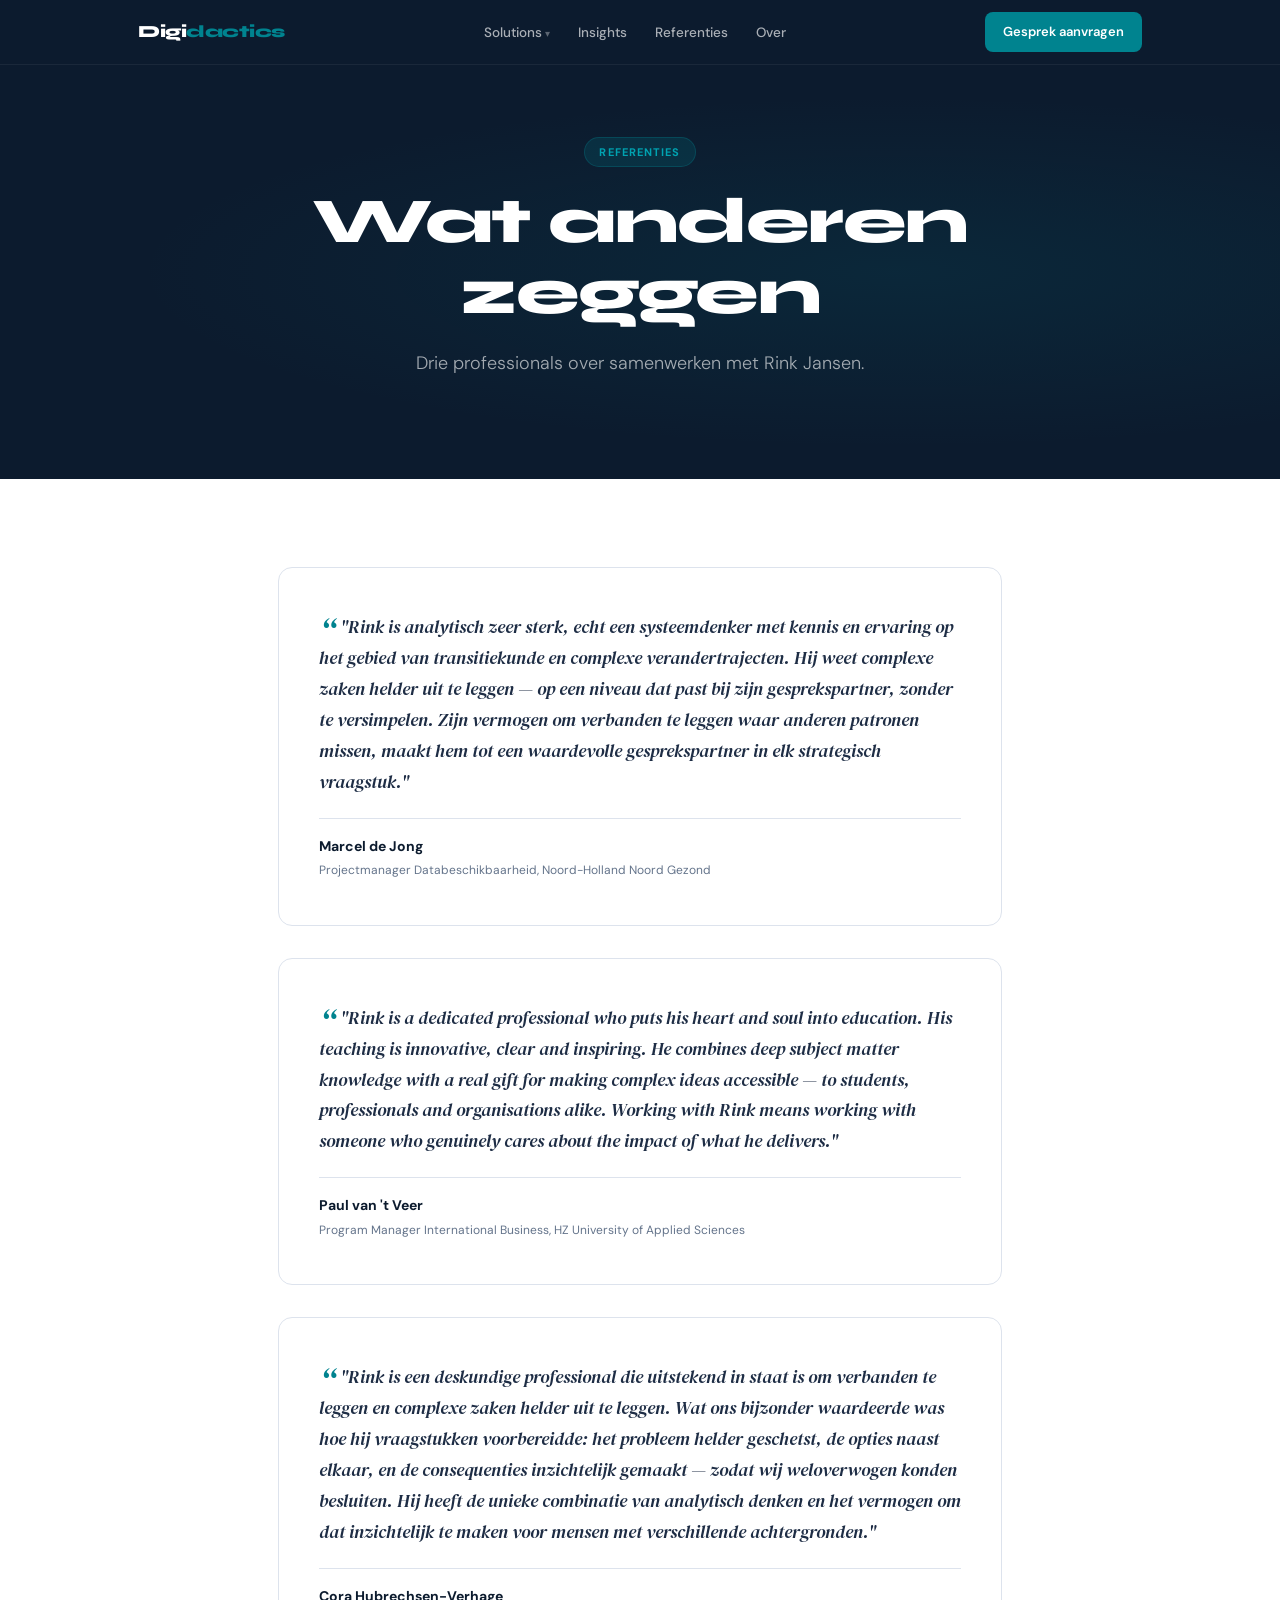
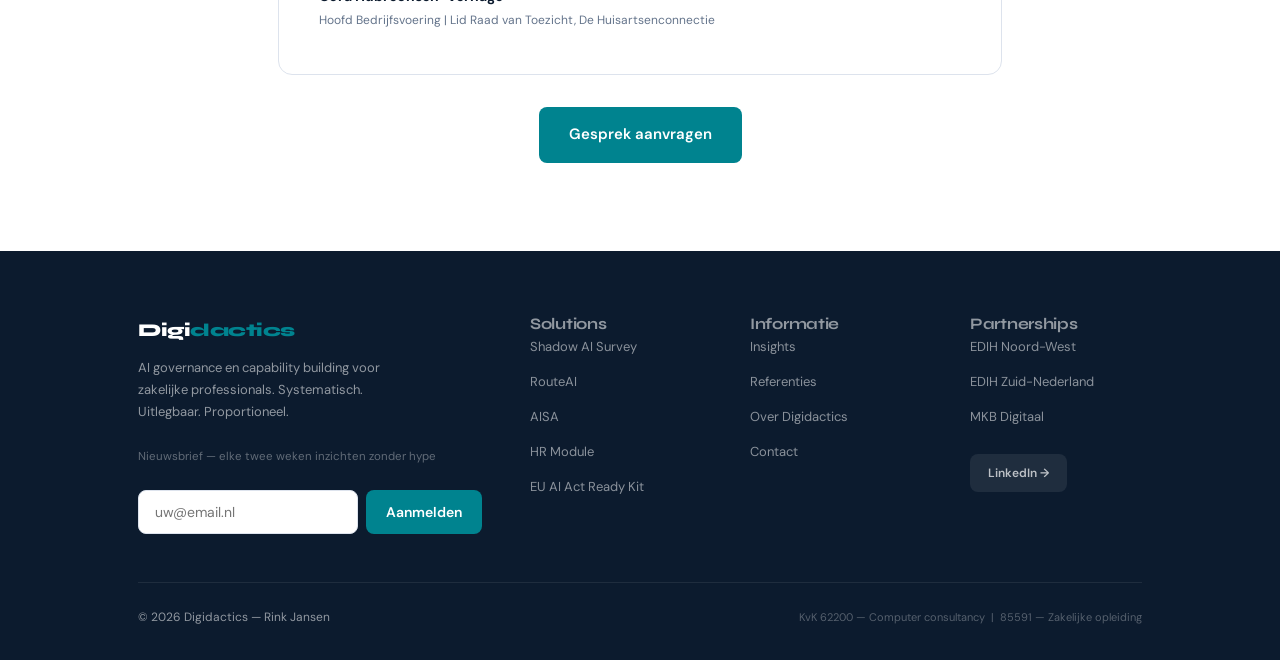
<file: testimonials/index.html>
<!DOCTYPE html>
<html lang="nl">
<head>
<meta charset="UTF-8">
<meta name="viewport" content="width=device-width, initial-scale=1.0">
<title>Referenties — Digidactics</title>
<link rel="stylesheet" href="../css/style.css">
</head>
<body>
<div id="nav-placeholder"></div>

<div class="hero hero-centered" style="padding:72px 0 64px;">
  <div class="container hero-content">
    <div class="hero-badge">Referenties</div>
    <h1>Wat anderen zeggen</h1>
    <p class="hero-lead">Drie professionals over samenwerken met Rink Jansen.</p>
  </div>
</div>

<section class="section">
  <div class="container" style="max-width:820px;">

    <!-- Marcel -->
    <div class="testimonial mb-32 reveal" style="padding:44px 40px;">
      <p class="testimonial-quote" style="font-size:18px; line-height:1.72;">"Rink is analytisch zeer sterk, echt een systeemdenker met kennis en ervaring op het gebied van transitiekunde en complexe verandertrajecten. Hij weet complexe zaken helder uit te leggen — op een niveau dat past bij zijn gesprekspartner, zonder te versimpelen. Zijn vermogen om verbanden te leggen waar anderen patronen missen, maakt hem tot een waardevolle gesprekspartner in elk strategisch vraagstuk."</p>
      <div class="testimonial-meta">
        <div class="testimonial-name">Marcel de Jong</div>
        <div class="testimonial-role">Projectmanager Databeschikbaarheid, Noord-Holland Noord Gezond</div>
      </div>
    </div>

    <!-- Paul -->
    <div class="testimonial mb-32 reveal" style="padding:44px 40px;">
      <p class="testimonial-quote" style="font-size:18px; line-height:1.72;">"Rink is a dedicated professional who puts his heart and soul into education. His teaching is innovative, clear and inspiring. He combines deep subject matter knowledge with a real gift for making complex ideas accessible — to students, professionals and organisations alike. Working with Rink means working with someone who genuinely cares about the impact of what he delivers."</p>
      <div class="testimonial-meta">
        <div class="testimonial-name">Paul van 't Veer</div>
        <div class="testimonial-role">Program Manager International Business, HZ University of Applied Sciences</div>
      </div>
    </div>

    <!-- Cora -->
    <div class="testimonial mb-32 reveal" style="padding:44px 40px;">
      <p class="testimonial-quote" style="font-size:18px; line-height:1.72;">"Rink is een deskundige professional die uitstekend in staat is om verbanden te leggen en complexe zaken helder uit te leggen. Wat ons bijzonder waardeerde was hoe hij vraagstukken voorbereidde: het probleem helder geschetst, de opties naast elkaar, en de consequenties inzichtelijk gemaakt — zodat wij weloverwogen konden besluiten. Hij heeft de unieke combinatie van analytisch denken en het vermogen om dat inzichtelijk te maken voor mensen met verschillende achtergronden."</p>
      <div class="testimonial-meta">
        <div class="testimonial-name">Cora Hubrechsen-Verhage</div>
        <div class="testimonial-role">Hoofd Bedrijfsvoering | Lid Raad van Toezicht, De Huisartsenconnectie</div>
      </div>
    </div>

    <div class="text-center mt-32">
      <a href="../over/index.html#contact" class="btn btn-primary btn-lg">Gesprek aanvragen</a>
    </div>
  </div>
</section>

<div id="footer-placeholder"></div>
<script src="../js/main.js"></script>
</body>
</html>
</file>
<file: css/style.css>
@import url('https://fonts.googleapis.com/css2?family=Syne:wght@400;600;700;800&family=DM+Serif+Display:ital@0;1&family=DM+Sans:ital,wght@0,300;0,400;0,500;0,600;1,300&display=swap');

/* ── DESIGN SYSTEM ── */
:root {
  --navy:     #0C1B2E;
  --blue:     #172840;
  --teal:     #00838F;
  --teal-lt:  #00A3B1;
  --amber:    #D97706;
  --amber-lt: #F59E0B;
  --white:    #FFFFFF;
  --off:      #F5F7FA;
  --border:   #DDE3ED;
  --text:     #1E2D45;
  --muted:    #64748B;
  --green:    #059669;
  --red:      #DC2626;
  --warn:     #D97706;
  --grey:     #94A3B8;

  --radius:   8px;
  --radius-lg: 14px;
  --shadow-sm: 0 1px 4px rgba(0,0,0,0.07);
  --shadow:    0 4px 20px rgba(0,0,0,0.09);
  --shadow-lg: 0 16px 48px rgba(0,0,0,0.12);

  --max:      1100px;
  --gutter:   48px;
}

/* ── RESET ── */
*, *::before, *::after { box-sizing: border-box; margin: 0; padding: 0; }
html { scroll-behavior: smooth; }
body {
  font-family: 'DM Sans', sans-serif;
  font-size: 16px;
  line-height: 1.68;
  color: var(--text);
  background: var(--white);
  -webkit-font-smoothing: antialiased;
}
img { max-width: 100%; display: block; }
a { color: inherit; }

/* ── TYPOGRAPHY ── */
h1, h2, h3, h4, h5 {
  font-family: 'Syne', sans-serif;
  line-height: 1.18;
  letter-spacing: -0.3px;
}
.display { font-family: 'DM Serif Display', serif; }
.serif-italic { font-family: 'DM Serif Display', serif; font-style: italic; }

/* ── LAYOUT ── */
.container {
  max-width: var(--max);
  margin: 0 auto;
  padding: 0 var(--gutter);
}
.section { padding: 88px 0; }
.section-sm { padding: 56px 0; }
.section-full { width: 100%; }

/* ── LABELS & EYEBROWS ── */
.eyebrow {
  font-size: 11px;
  font-weight: 700;
  letter-spacing: 0.12em;
  text-transform: uppercase;
  color: var(--teal);
  display: block;
  margin-bottom: 14px;
}
.eyebrow-amber { color: var(--amber); }
.eyebrow-muted { color: var(--muted); }

/* ── SECTION HEADINGS ── */
.section-title {
  font-size: clamp(30px, 3.8vw, 46px);
  font-weight: 800;
  color: var(--navy);
  margin-bottom: 18px;
}
.section-title-white { color: var(--white); }
.section-lead {
  font-size: 17px;
  color: var(--muted);
  max-width: 600px;
  line-height: 1.75;
  margin-bottom: 56px;
  font-weight: 300;
}
.section-lead-white { color: rgba(255,255,255,0.65); }

/* ── BUTTONS ── */
.btn {
  display: inline-flex;
  align-items: center;
  gap: 8px;
  padding: 13px 24px;
  border-radius: var(--radius);
  font-family: 'DM Sans', sans-serif;
  font-size: 14px;
  font-weight: 600;
  text-decoration: none;
  cursor: pointer;
  border: none;
  transition: all .18s ease;
  white-space: nowrap;
}
.btn-primary { background: var(--teal); color: var(--white); }
.btn-primary:hover { background: #006D78; transform: translateY(-1px); box-shadow: 0 4px 16px rgba(0,131,143,0.3); }
.btn-ghost { background: transparent; color: rgba(255,255,255,0.82); border: 1px solid rgba(255,255,255,0.25); }
.btn-ghost:hover { border-color: rgba(255,255,255,0.6); color: var(--white); }
.btn-outline { background: transparent; color: var(--teal); border: 1.5px solid var(--teal); }
.btn-outline:hover { background: var(--teal); color: var(--white); }
.btn-amber { background: var(--amber); color: var(--white); }
.btn-amber:hover { background: #B45309; transform: translateY(-1px); }
.btn-lg { padding: 15px 30px; font-size: 15px; }
.btn-sm { padding: 9px 18px; font-size: 13px; }
.btn-cta-row { display: flex; gap: 12px; flex-wrap: wrap; align-items: center; }

/* ── CARDS ── */
.card {
  background: var(--white);
  border: 1px solid var(--border);
  border-radius: var(--radius-lg);
  padding: 32px 28px;
  transition: box-shadow .2s, transform .2s;
}
.card:hover { box-shadow: var(--shadow); transform: translateY(-2px); }
.card-teal-top { border-top: 3px solid var(--teal); }
.card-amber-top { border-top: 3px solid var(--amber); }

/* ── GRIDS ── */
.grid-2 { display: grid; grid-template-columns: 1fr 1fr; gap: 28px; }
.grid-3 { display: grid; grid-template-columns: repeat(3, 1fr); gap: 24px; }
.grid-4 { display: grid; grid-template-columns: repeat(4, 1fr); gap: 20px; }
.grid-2-1 { display: grid; grid-template-columns: 2fr 1fr; gap: 48px; align-items: center; }
.grid-1-2 { display: grid; grid-template-columns: 1fr 2fr; gap: 48px; align-items: center; }
.align-center { align-items: center; }

/* ── STATUS BADGES ── */
.badge {
  display: inline-flex;
  align-items: center;
  gap: 5px;
  padding: 3px 10px;
  border-radius: 100px;
  font-size: 11px;
  font-weight: 600;
}
.badge-green  { background: rgba(5,150,105,0.1);  color: var(--green); }
.badge-amber  { background: rgba(217,119,6,0.12); color: var(--amber); }
.badge-red    { background: rgba(220,38,38,0.1);  color: var(--red); }
.badge-grey   { background: rgba(148,163,184,0.15); color: var(--grey); }
.badge-teal   { background: rgba(0,131,143,0.1);  color: var(--teal); }
.badge-navy   { background: var(--navy); color: var(--white); }

/* ── NOTICE BAR ── */
.notice-bar {
  background: var(--amber);
  color: var(--white);
  text-align: center;
  padding: 10px 24px;
  font-size: 13.5px;
  font-weight: 500;
}
.notice-bar a { color: var(--white); font-weight: 700; text-decoration: underline; }
.notice-bar-navy { background: var(--navy); }
.notice-bar-teal { background: var(--teal); }

/* ── NAV ── */
#site-nav {
  background: var(--navy);
  position: sticky;
  top: 0;
  z-index: 100;
  border-bottom: 1px solid rgba(255,255,255,0.06);
}
.nav-inner {
  max-width: var(--max);
  margin: 0 auto;
  padding: 0 var(--gutter);
  height: 64px;
  display: flex;
  align-items: center;
  justify-content: space-between;
  gap: 32px;
}
.nav-logo {
  font-family: 'Syne', sans-serif;
  font-weight: 800;
  font-size: 17px;
  color: var(--white);
  text-decoration: none;
  letter-spacing: -0.5px;
  flex-shrink: 0;
}
.nav-logo span { color: var(--teal); }
.nav-links {
  display: flex;
  align-items: center;
  gap: 4px;
  list-style: none;
  flex: 1;
  justify-content: center;
}
.nav-links a {
  color: rgba(255,255,255,0.65);
  text-decoration: none;
  font-size: 13.5px;
  font-weight: 500;
  padding: 6px 12px;
  border-radius: 6px;
  transition: color .15s, background .15s;
  white-space: nowrap;
}
.nav-links a:hover { color: var(--white); background: rgba(255,255,255,0.07); }
.nav-links a.active { color: var(--teal); }
.nav-dropdown { position: relative; }
.nav-dropdown > a::after { content: ' ▾'; font-size: 10px; opacity: 0.5; }
.nav-dropdown-menu {
  position: absolute;
  top: calc(100% + 8px);
  left: 0;
  background: var(--blue);
  border: 1px solid rgba(255,255,255,0.1);
  border-radius: var(--radius);
  padding: 8px;
  min-width: 220px;
  display: none;
  box-shadow: var(--shadow-lg);
  z-index: 200;
}
.nav-dropdown:hover .nav-dropdown-menu { display: block; }
.nav-dropdown-menu a {
  display: block;
  padding: 9px 14px;
  color: rgba(255,255,255,0.72);
  text-decoration: none;
  font-size: 13px;
  font-weight: 500;
  border-radius: 5px;
  transition: background .15s, color .15s;
}
.nav-dropdown-menu a:hover { background: rgba(255,255,255,0.08); color: var(--white); }
.nav-cta { flex-shrink: 0; }

/* ── HERO ── */
.hero {
  background: var(--navy);
  padding: 96px 0 80px;
  position: relative;
  overflow: hidden;
}
.hero::before {
  content: '';
  position: absolute;
  inset: 0;
  background: radial-gradient(ellipse at 70% 50%, rgba(0,131,143,0.12) 0%, transparent 60%);
  pointer-events: none;
}
.hero-content { position: relative; z-index: 1; }
.hero-badge {
  display: inline-block;
  background: rgba(0,131,143,0.18);
  color: var(--teal-lt);
  border: 1px solid rgba(0,131,143,0.3);
  border-radius: 100px;
  padding: 5px 14px;
  font-size: 11px;
  font-weight: 700;
  letter-spacing: 0.1em;
  text-transform: uppercase;
  margin-bottom: 20px;
}
.hero h1 {
  font-size: clamp(38px, 5.5vw, 64px);
  font-weight: 800;
  color: var(--white);
  margin-bottom: 20px;
  letter-spacing: -1.5px;
  line-height: 1.1;
}
.hero h1 em { font-style: normal; color: var(--teal-lt); }
.hero-lead {
  font-size: 18px;
  color: rgba(255,255,255,0.62);
  max-width: 560px;
  margin-bottom: 36px;
  font-weight: 300;
  line-height: 1.72;
}
.hero-centered { text-align: center; }
.hero-centered .hero-lead { margin-left: auto; margin-right: auto; }
.hero-centered .btn-cta-row { justify-content: center; }

/* ── WHY CALLOUT ── */
.why-callout {
  background: rgba(0,131,143,0.08);
  border-left: 3px solid var(--teal);
  border-radius: 0 var(--radius) var(--radius) 0;
  padding: 20px 24px;
  margin: 32px 0;
}
.why-callout-label {
  font-size: 10px;
  font-weight: 700;
  letter-spacing: 0.1em;
  text-transform: uppercase;
  color: var(--teal);
  margin-bottom: 6px;
}
.why-callout p {
  font-size: 14px;
  color: var(--text);
  line-height: 1.65;
  font-style: italic;
}
.why-callout-dark {
  background: rgba(255,255,255,0.05);
  border-left-color: var(--teal-lt);
}
.why-callout-dark p { color: rgba(255,255,255,0.75); }

/* ── PULL QUOTE ── */
.pull-quote {
  font-family: 'DM Serif Display', serif;
  font-style: italic;
  font-size: clamp(20px, 2.5vw, 27px);
  color: var(--navy);
  line-height: 1.45;
  border-left: 3px solid var(--teal);
  padding-left: 24px;
  margin: 40px 0;
}
.pull-quote-white { color: var(--white); border-left-color: var(--teal-lt); }

/* ── STAT BAR ── */
.stat-bar {
  background: var(--blue);
  padding: 32px 0;
}
.stat-bar-inner {
  display: flex;
  justify-content: center;
  gap: 64px;
  flex-wrap: wrap;
}
.stat-item { text-align: center; }
.stat-num {
  font-family: 'Syne', sans-serif;
  font-size: 34px;
  font-weight: 800;
  color: var(--teal-lt);
  display: block;
  line-height: 1;
  margin-bottom: 6px;
}
.stat-label { font-size: 12px; color: rgba(255,255,255,0.5); max-width: 140px; line-height: 1.4; }

/* ── STEPS ── */
.steps { display: grid; grid-template-columns: repeat(4, 1fr); gap: 4px; position: relative; }
.steps::before {
  content: '';
  position: absolute;
  top: 27px;
  left: calc(12.5% + 14px);
  right: calc(12.5% + 14px);
  height: 1.5px;
  background: linear-gradient(to right, var(--teal), rgba(0,131,143,0.2));
}
.step { text-align: center; padding: 0 12px; position: relative; }
.step-num {
  width: 54px; height: 54px;
  border-radius: 50%;
  background: var(--white);
  border: 2px solid var(--teal);
  color: var(--teal);
  font-family: 'Syne', sans-serif;
  font-weight: 800;
  font-size: 17px;
  display: flex;
  align-items: center;
  justify-content: center;
  margin: 0 auto 18px;
}
.step h3 { font-size: 14px; font-weight: 700; color: var(--navy); margin-bottom: 6px; }
.step p { font-size: 12.5px; color: var(--muted); line-height: 1.58; }

/* ── ICON FEATURE ── */
.feature-icon {
  width: 48px; height: 48px;
  border-radius: 10px;
  background: rgba(0,131,143,0.1);
  display: flex;
  align-items: center;
  justify-content: center;
  font-size: 22px;
  margin-bottom: 16px;
  flex-shrink: 0;
}
.feature-icon-amber { background: rgba(217,119,6,0.1); }
.feature-icon-navy { background: rgba(12,27,46,0.08); }

/* ── MODULE CARDS ── */
.module-num {
  font-family: 'Syne', sans-serif;
  font-size: 11px;
  font-weight: 800;
  color: var(--teal);
  opacity: 0.5;
  margin-bottom: 6px;
}
.module-title { font-size: 15px; font-weight: 700; color: var(--navy); margin-bottom: 6px; }
.module-desc { font-size: 13px; color: var(--muted); line-height: 1.6; }

/* ── PRICING ── */
.price-card {
  border: 1.5px solid var(--border);
  border-radius: var(--radius-lg);
  padding: 36px 28px;
  background: var(--white);
  position: relative;
  display: flex;
  flex-direction: column;
}
.price-card.featured {
  border-color: var(--teal);
  box-shadow: 0 0 0 3px rgba(0,131,143,0.12);
}
.featured-pill {
  position: absolute;
  top: -12px;
  left: 50%;
  transform: translateX(-50%);
  background: var(--teal);
  color: var(--white);
  font-size: 10px;
  font-weight: 700;
  padding: 4px 14px;
  border-radius: 100px;
  letter-spacing: 0.08em;
  text-transform: uppercase;
  white-space: nowrap;
}
.price-tier { font-size: 12px; font-weight: 700; text-transform: uppercase; letter-spacing: 0.08em; color: var(--muted); margin-bottom: 8px; }
.price-amount { font-family: 'Syne', sans-serif; font-size: 40px; font-weight: 800; color: var(--navy); line-height: 1; margin-bottom: 4px; }
.price-period { font-size: 13px; color: var(--muted); margin-bottom: 2px; }
.price-users { font-size: 12px; color: var(--grey); margin-bottom: 24px; }
.price-divider { border: none; border-top: 1px solid var(--border); margin: 20px 0; }
.price-features { list-style: none; flex: 1; }
.price-features li {
  font-size: 13px;
  padding: 5.5px 0;
  color: var(--text);
  display: flex;
  gap: 8px;
  align-items: flex-start;
}
.price-features li::before { content: '✓'; color: var(--teal); font-weight: 700; flex-shrink: 0; margin-top: 1px; }
.price-features li.na { color: var(--grey); }
.price-features li.na::before { content: '—'; color: var(--border); }
.price-cta-link {
  display: block;
  text-align: center;
  margin-top: 20px;
  padding: 12px;
  border-radius: var(--radius);
  font-size: 14px;
  font-weight: 600;
  text-decoration: none;
  background: var(--off);
  color: var(--navy);
  transition: all .18s;
}
.price-card.featured .price-cta-link { background: var(--teal); color: var(--white); }
.price-cta-link:hover { opacity: 0.85; }

/* ── TESTIMONIAL ── */
.testimonial {
  background: var(--white);
  border: 1px solid var(--border);
  border-radius: var(--radius-lg);
  padding: 32px 28px;
  display: flex;
  flex-direction: column;
}
.testimonial-quote {
  font-family: 'DM Serif Display', serif;
  font-style: italic;
  font-size: 16px;
  line-height: 1.65;
  color: var(--text);
  flex: 1;
  margin-bottom: 20px;
}
.testimonial-quote::before { content: '\201C'; color: var(--teal); font-size: 36px; line-height: 0; vertical-align: -12px; margin-right: 4px; }
.testimonial-meta { border-top: 1px solid var(--border); padding-top: 16px; }
.testimonial-name { font-weight: 700; font-size: 14px; color: var(--navy); }
.testimonial-role { font-size: 12px; color: var(--muted); margin-top: 2px; }

/* ── INSIGHT CARD ── */
.insight-card {
  border: 1px solid var(--border);
  border-radius: var(--radius-lg);
  overflow: hidden;
  background: var(--white);
  transition: box-shadow .2s, transform .2s;
  display: flex;
  flex-direction: column;
}
.insight-card:hover { box-shadow: var(--shadow); transform: translateY(-2px); }
.insight-card-img {
  height: 160px;
  background: linear-gradient(135deg, var(--navy) 0%, var(--blue) 100%);
  display: flex;
  align-items: center;
  justify-content: center;
  font-size: 48px;
  position: relative;
  overflow: hidden;
}
.insight-card-img::after {
  content: '';
  position: absolute;
  inset: 0;
  background: radial-gradient(ellipse at 70% 30%, rgba(0,131,143,0.25) 0%, transparent 60%);
}
.insight-card-body { padding: 24px; flex: 1; display: flex; flex-direction: column; }
.insight-cat {
  font-size: 10px;
  font-weight: 700;
  letter-spacing: 0.1em;
  text-transform: uppercase;
  color: var(--teal);
  margin-bottom: 8px;
}
.insight-card-title { font-size: 17px; font-weight: 700; color: var(--navy); line-height: 1.35; margin-bottom: 10px; }
.insight-card-lead { font-size: 13.5px; color: var(--muted); line-height: 1.65; flex: 1; margin-bottom: 16px; }
.insight-card-meta { font-size: 11.5px; color: var(--grey); }
.insight-read-link { color: var(--teal); font-size: 13px; font-weight: 600; text-decoration: none; display: inline-flex; align-items: center; gap: 4px; }
.insight-read-link:hover { text-decoration: underline; }

/* ── FOOTER ── */
#site-footer {
  background: var(--navy);
  padding: 64px 0 32px;
  color: rgba(255,255,255,0.55);
}
.footer-grid {
  display: grid;
  grid-template-columns: 2fr 1fr 1fr 1fr;
  gap: 48px;
  margin-bottom: 48px;
}
.footer-logo {
  font-family: 'Syne', sans-serif;
  font-weight: 800;
  font-size: 18px;
  color: var(--white);
  text-decoration: none;
  letter-spacing: -0.5px;
  display: block;
  margin-bottom: 12px;
}
.footer-logo span { color: var(--teal); }
.footer-desc { font-size: 13px; line-height: 1.7; max-width: 260px; }
.footer-col h4 { font-size: 12px; font-weight: 700; text-transform: uppercase; letter-spacing: 0.1em; color: rgba(255,255,255,0.35); margin-bottom: 14px; }
.footer-links { list-style: none; }
.footer-links li { margin-bottom: 8px; }
.footer-links a {
  color: rgba(255,255,255,0.52);
  text-decoration: none;
  font-size: 13px;
  transition: color .15s;
}
.footer-links a:hover { color: var(--white); }
.footer-bottom {
  border-top: 1px solid rgba(255,255,255,0.08);
  padding-top: 24px;
  display: flex;
  justify-content: space-between;
  align-items: center;
  font-size: 12px;
  flex-wrap: wrap;
  gap: 12px;
}
.footer-kvk { font-size: 11px; color: rgba(255,255,255,0.3); }

/* ── NEWSLETTER ── */
.newsletter-form {
  display: flex;
  gap: 8px;
  max-width: 420px;
  margin-top: 24px;
}
.newsletter-form input {
  flex: 1;
  padding: 12px 16px;
  border-radius: var(--radius);
  border: 1px solid var(--border);
  font-family: 'DM Sans', sans-serif;
  font-size: 14px;
  outline: none;
  transition: border-color .15s;
}
.newsletter-form input:focus { border-color: var(--teal); }
.newsletter-form button {
  padding: 12px 20px;
  background: var(--teal);
  color: var(--white);
  border: none;
  border-radius: var(--radius);
  font-family: 'DM Sans', sans-serif;
  font-size: 14px;
  font-weight: 600;
  cursor: pointer;
  white-space: nowrap;
  transition: background .15s;
}
.newsletter-form button:hover { background: #006D78; }

/* ── CTA SECTION ── */
.cta-section {
  background: var(--navy);
  padding: 96px 0;
  text-align: center;
  position: relative;
  overflow: hidden;
}
.cta-section::before {
  content: '';
  position: absolute;
  inset: 0;
  background: radial-gradient(ellipse at 50% 100%, rgba(0,131,143,0.15) 0%, transparent 60%);
}
.cta-section .container { position: relative; z-index: 1; }

/* ── DASHBOARD MOCK ── */
.dash-mock {
  background: var(--white);
  border: 1px solid var(--border);
  border-radius: var(--radius-lg);
  overflow: hidden;
  box-shadow: var(--shadow-lg);
}
.dash-mock-bar {
  background: var(--navy);
  padding: 12px 18px;
  display: flex;
  align-items: center;
  gap: 6px;
}
.dm-dot { width: 10px; height: 10px; border-radius: 50%; }
.dm-dot-r { background: #FF5F56; }
.dm-dot-y { background: #FEBC2E; }
.dm-dot-g { background: #27C93F; }
.dash-mock-title { color: rgba(255,255,255,0.4); font-size: 11px; margin-left: 8px; font-family: 'DM Sans', sans-serif; }
.dash-mock-body { padding: 18px; }
.dash-row {
  display: grid;
  gap: 8px;
  align-items: center;
  padding: 9px 0;
  border-bottom: 1px solid var(--border);
  font-size: 12.5px;
  font-family: 'DM Sans', sans-serif;
}
.dash-row:last-child { border-bottom: none; }
.dash-row.header { color: var(--muted); font-weight: 600; font-size: 10px; text-transform: uppercase; letter-spacing: 0.07em; padding-bottom: 6px; }
.dash-4 { grid-template-columns: 2fr 2fr 1.2fr 90px; }
.dash-3 { grid-template-columns: 2fr 2fr 100px; }

/* ── BG VARIANTS ── */
.bg-navy { background: var(--navy); }
.bg-off   { background: var(--off); }
.bg-blue  { background: var(--blue); }

/* ── UTILITIES ── */
.text-center { text-align: center; }
.text-muted  { color: var(--muted); }
.text-white  { color: var(--white); }
.text-teal   { color: var(--teal); }
.text-navy   { color: var(--navy); }
.text-sm     { font-size: 13px; }
.text-xs     { font-size: 11.5px; }
.fw-600      { font-weight: 600; }
.fw-700      { font-weight: 700; }
.mt-8  { margin-top: 8px; }
.mt-16 { margin-top: 16px; }
.mt-24 { margin-top: 24px; }
.mt-32 { margin-top: 32px; }
.mt-48 { margin-top: 48px; }
.mb-8  { margin-bottom: 8px; }
.mb-16 { margin-bottom: 16px; }
.mb-24 { margin-bottom: 24px; }
.mb-32 { margin-bottom: 32px; }
.mb-48 { margin-bottom: 48px; }
.gap-y-16 { display: flex; flex-direction: column; gap: 16px; }
.gap-y-24 { display: flex; flex-direction: column; gap: 24px; }
.divider { border: none; border-top: 1px solid var(--border); margin: 32px 0; }
.list-check { list-style: none; }
.list-check li { padding: 7px 0; font-size: 15px; display: flex; gap: 10px; align-items: flex-start; border-bottom: 1px solid var(--border); }
.list-check li:last-child { border-bottom: none; }
.list-check li::before { content: '✓'; color: var(--teal); font-weight: 700; flex-shrink: 0; margin-top: 2px; }
.list-check-sm li { font-size: 13px; padding: 5px 0; }
.check-mark { color: var(--teal); font-weight: 700; flex-shrink: 0; }

/* ── SCROLL REVEAL ── */
.reveal {
  opacity: 0;
  transform: translateY(18px);
  transition: opacity 0.5s ease, transform 0.5s ease;
}
.reveal.visible { opacity: 1; transform: none; }

/* ── RESPONSIVE ── */
@media (max-width: 900px) {
  :root { --gutter: 24px; }
  .grid-2, .grid-3, .grid-4, .grid-2-1, .grid-1-2 { grid-template-columns: 1fr; }
  .steps { grid-template-columns: 1fr 1fr; }
  .steps::before { display: none; }
  .footer-grid { grid-template-columns: 1fr 1fr; }
  .stat-bar-inner { gap: 32px; }
  .hero { padding: 64px 0 56px; }
  .section { padding: 56px 0; }
  .nav-links { display: none; }
}
@media (max-width: 600px) {
  .hero h1 { font-size: 34px; }
  .footer-grid { grid-template-columns: 1fr; }
  .steps { grid-template-columns: 1fr; }
  .pricing-grid { grid-template-columns: 1fr; }
}
.pricing-grid { display: grid; grid-template-columns: repeat(3, 1fr); gap: 20px; }
@media (max-width: 900px) { .pricing-grid { grid-template-columns: 1fr; } }
</file>
